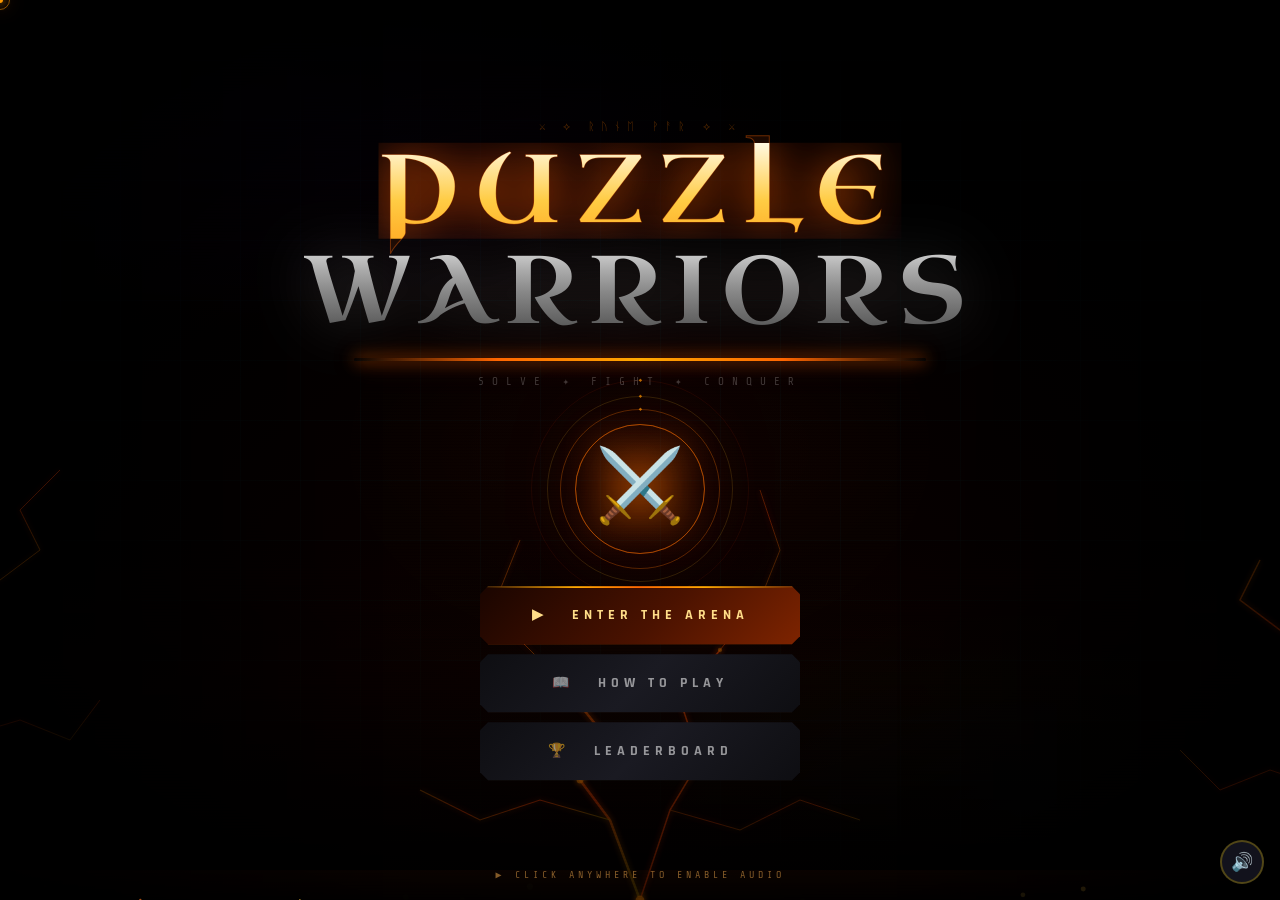
<file: index.html>
<!DOCTYPE html>
<html lang="en">
<head>
<meta charset="UTF-8">
<meta name="viewport" content="width=device-width, initial-scale=1.0">
<title>Puzzle Warriors</title>
<link rel="preconnect" href="https://fonts.googleapis.com">
<link href="https://fonts.googleapis.com/css2?family=Uncial+Antiqua&family=Rajdhani:wght@300;500;700&family=Share+Tech+Mono&display=swap" rel="stylesheet">
<link rel="stylesheet" href="shared/styles.css">
<style>
* { margin: 0; padding: 0; box-sizing: border-box; }
html, body { width: 100%; height: 100%; overflow: hidden; background: #000; font-family: 'Rajdhani', sans-serif; cursor: none; }

/* Custom cursor */
.cursor { position: fixed; width: 20px; height: 20px; pointer-events: none; z-index: 9999; transform: translate(-50%,-50%); }
.cursor-inner { width: 6px; height: 6px; background: #ff9a00; border-radius: 50%; position: absolute; top: 50%; left: 50%; transform: translate(-50%,-50%); box-shadow: 0 0 10px #ff9a00, 0 0 20px #ff6600; }
.cursor-outer { width: 20px; height: 20px; border: 1px solid rgba(255,154,0,.5); border-radius: 50%; position: absolute; top: 0; left: 0; animation: cursorPulse 2s ease infinite; }
@keyframes cursorPulse { 0%,100% { transform: scale(1); opacity: .5 } 50% { transform: scale(1.3); opacity: .2 } }
.cursor.clicking .cursor-inner { transform: translate(-50%,-50%) scale(2); background: #fff; }

/* Background canvas */
#bg-canvas { position: fixed; inset: 0; z-index: 0; }

/* Atmosphere gradient overlays */
.atm-top   { position: fixed; top: 0; left: 0; right: 0; height: 35%; background: linear-gradient(180deg,rgba(0,0,0,.95) 0%,transparent 100%); z-index: 1; pointer-events: none; }
.atm-bot   { position: fixed; bottom: 0; left: 0; right: 0; height: 40%; background: linear-gradient(0deg,rgba(0,0,0,.97) 0%,rgba(10,2,0,.4) 60%,transparent 100%); z-index: 1; pointer-events: none; }
.atm-left  { position: fixed; top: 0; left: 0; bottom: 0; width: 30%; background: linear-gradient(90deg,rgba(0,0,0,.8) 0%,transparent 100%); z-index: 1; pointer-events: none; }
.atm-right { position: fixed; top: 0; right: 0; bottom: 0; width: 30%; background: linear-gradient(270deg,rgba(0,0,0,.8) 0%,transparent 100%); z-index: 1; pointer-events: none; }

/* Molten crack overlay */
.cracks { position: fixed; inset: 0; z-index: 2; pointer-events: none; opacity: .6; }
.cracks svg { width: 100%; height: 100%; }

/* Scanline effect */
.scan { position: fixed; inset: 0; z-index: 3; pointer-events: none; background: repeating-linear-gradient(0deg,transparent,transparent 2px,rgba(0,0,0,.08) 2px,rgba(0,0,0,.08) 3px); animation: scanScroll 8s linear infinite; }
@keyframes scanScroll { from { background-position: 0 0 } to { background-position: 0 100px } }

/* Vignette */
.vig { position: fixed; inset: 0; z-index: 3; pointer-events: none; background: radial-gradient(ellipse 75% 75% at 50% 50%,transparent 30%,rgba(0,0,0,.85) 100%); }

/* Main stage */
.stage { position: relative; z-index: 10; width: 100vw; height: 100vh; display: flex; flex-direction: column; align-items: center; justify-content: center; }

/* Title */
.title-wrap { position: relative; text-align: center; margin-bottom: 8px; }
.rune-row { font-family: 'Share Tech Mono', monospace; font-size: 11px; letter-spacing: 6px; color: rgba(255,120,0,.35); margin-bottom: 10px; opacity: 0; animation: fadeIn .6s ease .2s forwards; }
@keyframes fadeIn { to { opacity: 1; } }

.title-puzzle { font-family: 'Uncial Antiqua', serif; font-size: clamp(38px,7.5vw,96px); letter-spacing: 16px; color: #1a0800; -webkit-text-stroke: 1px rgba(255,100,0,.4); display: block; line-height: 1; opacity: 0; transform: scaleY(1.5) translateY(-30px); animation: titleCrash .7s cubic-bezier(.22,1,.36,1) .4s forwards; }
@keyframes titleCrash { to { opacity: 1; transform: scaleY(1) translateY(0); } }

.title-puzzle-filled { position: absolute; top: 0; left: 0; right: 0; font-family: 'Uncial Antiqua', serif; font-size: clamp(38px,7.5vw,96px); letter-spacing: 16px; background: linear-gradient(180deg,#fff8e0 0%,#ffcc44 20%,#ff8800 50%,#cc4400 75%,#660000 100%); background-size: 100% 300%; -webkit-background-clip: text; -webkit-text-fill-color: transparent; background-clip: text; filter: drop-shadow(0 0 20px rgba(255,100,0,.8)) drop-shadow(0 0 40px rgba(255,50,0,.4)); clip-path: inset(100% 0 0 0); animation: moltenReveal 1.2s cubic-bezier(.22,1,.36,1) .6s forwards, moltenFlow 4s ease infinite 1.8s; line-height: 1; }
@keyframes moltenReveal { to { clip-path: inset(0% 0 0 0); } }
@keyframes moltenFlow { 0%,100% { background-position: 0% 0% } 50% { background-position: 0% 100% } }

.title-warriors { font-family: 'Uncial Antiqua', serif; font-size: clamp(38px,7.5vw,96px); letter-spacing: 10px; background: linear-gradient(180deg,#e8e8e8 0%,#aaaaaa 30%,#888 50%,#444 100%); -webkit-background-clip: text; -webkit-text-fill-color: transparent; background-clip: text; filter: drop-shadow(0 0 30px rgba(255,255,255,.2)); display: block; line-height: 1.1; opacity: 0; transform: translateY(20px); animation: slideUp .8s cubic-bezier(.16,1,.3,1) 1s forwards; }
@keyframes slideUp { to { opacity: 1; transform: translateY(0); } }

/* Decorative fire line under title */
.fire-rule { position: relative; height: 3px; margin: 14px auto 0; width: 0%; border-radius: 2px; background: linear-gradient(90deg,transparent,#ff6600,#ffaa00,#ff6600,transparent); box-shadow: 0 0 15px #ff6600, 0 0 30px rgba(255,80,0,.4); animation: fireRuleExpand .8s ease 1.1s forwards; }
@keyframes fireRuleExpand { to { width: 85%; } }

.tagline { font-family: 'Share Tech Mono', monospace; font-size: 11px; letter-spacing: 8px; color: rgba(255,255,255,.22); margin-top: 14px; opacity: 0; animation: fadeIn .6s ease 1.3s forwards; }

/* Hero emblem */
.hero-zone { position: relative; margin: 28px 0 32px; opacity: 0; transform: scale(.1) rotate(-180deg); animation: heroSpin .9s cubic-bezier(.34,1.56,.64,1) .8s forwards; }
@keyframes heroSpin { to { opacity: 1; transform: scale(1) rotate(0deg); } }
.hero-emblem { width: 130px; height: 130px; position: relative; display: flex; align-items: center; justify-content: center; }
.hero-emoji { font-size: 72px; position: relative; z-index: 2; filter: drop-shadow(0 0 20px rgba(255,120,0,.9)) drop-shadow(0 0 40px rgba(255,50,0,.5)); animation: heroGlow 3s ease-in-out infinite 1.7s; }
@keyframes heroGlow { 0%,100% { filter: drop-shadow(0 0 20px rgba(255,120,0,.9)) drop-shadow(0 0 40px rgba(255,50,0,.5)) } 50% { filter: drop-shadow(0 0 35px rgba(255,200,50,1)) drop-shadow(0 0 70px rgba(255,100,0,.7)) } }

/* Orbit rings around emblem */
.orbit { position: absolute; border-radius: 50%; border: 1px solid; animation: orbitSpin linear infinite; }
.orbit1 { inset: -15px; border-color: rgba(255,120,0,.3); animation-duration: 12s; }
.orbit2 { inset: -28px; border-color: rgba(255,200,50,.15); animation-duration: 20s; animation-direction: reverse; }
.orbit3 { inset: -44px; border-color: rgba(255,80,0,.08); animation-duration: 30s; }
@keyframes orbitSpin { from { transform: rotate(0deg) } to { transform: rotate(360deg) } }
.orbit::before { content: '⬥'; position: absolute; top: -6px; left: 50%; transform: translateX(-50%); font-size: 8px; color: rgba(255,150,0,.7); }

/* Pulse rings */
.pulse-ring { position: absolute; top: 50%; left: 50%; border-radius: 50%; border: 1px solid; transform: translate(-50%,-50%); pointer-events: none; animation: pulseOut 2.5s ease-out infinite; }
.pulse-ring:nth-child(1) { width: 130px; height: 130px; border-color: rgba(255,100,0,.4); }
.pulse-ring:nth-child(2) { width: 130px; height: 130px; border-color: rgba(255,180,0,.25); animation-delay: .8s; }
.pulse-ring:nth-child(3) { width: 130px; height: 130px; border-color: rgba(255,60,0,.15); animation-delay: 1.6s; }
@keyframes pulseOut { 0% { transform: translate(-50%,-50%) scale(1); opacity: .8 } 100% { transform: translate(-50%,-50%) scale(2.8); opacity: 0 } }

/* Buttons */
.btn-row { display: flex; flex-direction: column; gap: 10px; width: min(320px,86vw); opacity: 0; animation: fadeIn .6s ease 1.4s forwards; }
.forge-btn { position: relative; height: 58px; border: none; cursor: pointer; font-family: 'Rajdhani', sans-serif; font-weight: 700; font-size: 14px; letter-spacing: 5px; text-transform: uppercase; overflow: hidden; transition: transform .12s; clip-path: polygon(8px 0%,calc(100% - 8px) 0%,100% 8px,100% calc(100% - 8px),calc(100% - 8px) 100%,8px 100%,0% calc(100% - 8px),0% 8px); }
.forge-btn:hover  { transform: scale(1.04); }
.forge-btn:active { transform: scale(.96); }

.forge-btn.primary { background: linear-gradient(135deg,#1a0500 0%,#4a1200 30%,#8a2800 60%,#4a1200 100%); background-size: 200%; color: #ffdd88; box-shadow: 0 0 0 1px rgba(255,100,0,.5), 0 0 40px rgba(200,50,0,.35), inset 0 1px 0 rgba(255,180,60,.2); animation: btnBgShift 4s ease infinite; }
@keyframes btnBgShift { 0%,100% { background-position: 0% } 50% { background-position: 100% } }
.forge-btn.primary:hover { box-shadow: 0 0 0 1px rgba(255,150,0,.8), 0 0 60px rgba(255,80,0,.5), inset 0 1px 0 rgba(255,220,80,.3); }
.forge-btn.primary::after  { content: ''; position: absolute; top: 0; left: 0; right: 0; height: 2px; background: linear-gradient(90deg,transparent 0%,#ffaa00 30%,#ff6600 50%,#ffaa00 70%,transparent 100%); animation: lavaDrip 3s ease infinite 2s; }
@keyframes lavaDrip { 0% { opacity: 0; transform: scaleX(.3) } 30% { opacity: 1 } 100% { opacity: 0; transform: scaleX(1.2) } }
.forge-btn.primary::before { content: ''; position: absolute; bottom: 0; left: -100%; width: 60%; height: 1px; background: linear-gradient(90deg,transparent,rgba(255,150,0,.8),transparent); animation: emberLine 3s ease-out infinite 1s; }
@keyframes emberLine { to { left: 150%; } }

.forge-btn.silver { background: linear-gradient(135deg,#0e0e12 0%,#1a1a22 50%,#0e0e12 100%); color: rgba(255,255,255,.55); box-shadow: 0 0 0 1px rgba(255,255,255,.12); }
.forge-btn.silver:hover { color: rgba(255,255,255,.9); box-shadow: 0 0 0 1px rgba(255,255,255,.3), 0 0 20px rgba(255,255,255,.08); }
.btn-text { position: relative; z-index: 2; display: flex; align-items: center; justify-content: center; gap: 10px; height: 100%; }

/* Mute hint — shown briefly if autoplay is blocked */
.mute-hint { position: fixed; bottom: 20px; left: 50%; transform: translateX(-50%); z-index: 20; font-family: 'Share Tech Mono', monospace; font-size: 10px; letter-spacing: 4px; color: rgba(255,180,80,.5); pointer-events: none; opacity: 0; transition: opacity .5s; }
.mute-hint.show { opacity: 1; }

/* Ember particle canvas */
.side-embers { position: fixed; inset: 0; z-index: 4; pointer-events: none; }

/* Page transition flash */
.flash { position: fixed; inset: 0; z-index: 999; background: rgba(255,100,0,.2); opacity: 0; pointer-events: none; }
.flash.go { animation: flashFade .5s ease forwards; }
@keyframes flashFade { 0% { opacity: 1 } 100% { opacity: 0 } }

/* Toast notification */
#toast { position: fixed; top: 20px; left: 50%; transform: translateX(-50%); z-index: 9999; background: rgba(10,3,0,.95); border: 1px solid rgba(255,100,0,.4); border-radius: 4px; padding: 10px 24px; font-family: 'Share Tech Mono', monospace; font-size: 11px; letter-spacing: 3px; color: #ffcc88; opacity: 0; transition: opacity .3s; pointer-events: none; clip-path: polygon(6px 0%,calc(100% - 6px) 0%,100% 6px,100% calc(100% - 6px),calc(100% - 6px) 100%,6px 100%,0% calc(100% - 6px),0% 6px); }
#toast.show { opacity: 1; }
</style>
</head>
<body>

<div class="cursor" id="cursor"><div class="cursor-outer"></div><div class="cursor-inner"></div></div>

<canvas id="bg-canvas"></canvas>

<div class="atm-top"></div>
<div class="atm-bot"></div>
<div class="atm-left"></div>
<div class="atm-right"></div>

<div class="cracks">
  <svg viewBox="0 0 1440 900" preserveAspectRatio="xMidYMid slice" xmlns="http://www.w3.org/2000/svg">
    <defs>
      <filter id="glow"><feGaussianBlur stdDeviation="3" result="blur"/><feMerge><feMergeNode in="blur"/><feMergeNode in="SourceGraphic"/></feMerge></filter>
      <linearGradient id="lava" x1="0%" y1="0%" x2="100%" y2="100%">
        <stop offset="0%"   stop-color="#ff8800" stop-opacity="0"><animate attributeName="stop-opacity" values="0;0.9;0" dur="4s" repeatCount="indefinite"/></stop>
        <stop offset="50%"  stop-color="#ff4400" stop-opacity="0.6"><animate attributeName="stop-opacity" values="0.6;1;0.6" dur="3s" repeatCount="indefinite"/></stop>
        <stop offset="100%" stop-color="#ffcc00" stop-opacity="0"><animate attributeName="stop-opacity" values="0;0.8;0" dur="5s" repeatCount="indefinite"/></stop>
      </linearGradient>
    </defs>
    <g filter="url(#glow)" stroke="url(#lava)" stroke-width="1.5" fill="none" opacity="0.7">
      <path d="M720 900 L690 820 L660 780 L680 730 L640 680"><animate attributeName="stroke-width" values="1;2.5;1" dur="3s" repeatCount="indefinite"/></path>
      <path d="M720 900 L750 810 L780 760 L760 700 L800 650"><animate attributeName="stroke-width" values="1;2;1" dur="4s" repeatCount="indefinite" begin="0.5s"/></path>
      <path d="M690 820 L620 800 L560 820 L500 790"><animate attributeName="stroke-width" values="0.5;1.5;0.5" dur="5s" repeatCount="indefinite"/></path>
      <path d="M750 810 L820 830 L880 800 L940 820"><animate attributeName="stroke-width" values="0.5;1.5;0.5" dur="4.5s" repeatCount="indefinite" begin="1s"/></path>
      <path d="M640 680 L600 640 L580 590 L600 540"><animate attributeName="stroke-width" values="0.5;1.5;0.5" dur="6s" repeatCount="indefinite" begin="0.3s"/></path>
      <path d="M800 650 L840 600 L860 550 L840 490"><animate attributeName="stroke-width" values="0.5;1.5;0.5" dur="5.5s" repeatCount="indefinite" begin="0.8s"/></path>
      <path d="M0 600 L80 580 L120 550 L100 510 L140 470"><animate attributeName="stroke-width" values="0.5;1.5;0.5" dur="7s" repeatCount="indefinite"/></path>
      <path d="M0 750 L100 720 L150 740 L180 700"><animate attributeName="stroke-width" values="0.5;2;0.5" dur="6s" repeatCount="indefinite" begin="1.5s"/></path>
      <path d="M1440 650 L1360 630 L1320 600 L1340 560"><animate attributeName="stroke-width" values="0.5;1.5;0.5" dur="7s" repeatCount="indefinite" begin="2s"/></path>
      <path d="M1440 800 L1350 770 L1300 790 L1260 750"><animate attributeName="stroke-width" values="0.5;2;0.5" dur="6s" repeatCount="indefinite" begin="0.7s"/></path>
    </g>
    <g filter="url(#glow)" fill="#ff8800">
      <circle cx="720" cy="900" r="4" opacity="0.8"><animate attributeName="r" values="3;6;3" dur="2s" repeatCount="indefinite"/></circle>
      <circle cx="660" cy="780" r="3" opacity="0.6"><animate attributeName="r" values="2;4;2" dur="3s" repeatCount="indefinite" begin="0.5s"/></circle>
      <circle cx="760" cy="760" r="3" opacity="0.6"><animate attributeName="r" values="2;4;2" dur="2.5s" repeatCount="indefinite" begin="1s"/></circle>
      <circle cx="640" cy="680" r="2" opacity="0.5"><animate attributeName="r" values="1.5;3;1.5" dur="4s" repeatCount="indefinite"/></circle>
      <circle cx="800" cy="650" r="2" opacity="0.5"><animate attributeName="r" values="1.5;3;1.5" dur="3.5s" repeatCount="indefinite" begin="0.8s"/></circle>
    </g>
  </svg>
</div>

<div class="scan"></div>
<div class="vig"></div>
<div class="flash" id="flash"></div>
<div id="toast"></div>
<canvas class="side-embers" id="ember-canvas"></canvas>
<div class="mute-hint" id="mute-hint">▶ CLICK ANYWHERE TO ENABLE AUDIO</div>

<div class="stage">
  <div class="title-wrap">
    <div class="rune-row">⚔ ⟡ ᚱᚢᚾᛖ ᚹᚨᚱ ⟡ ⚔</div>
    <div style="position:relative;display:inline-block;">
      <span class="title-puzzle">PUZZLE</span>
      <span class="title-puzzle-filled">PUZZLE</span>
    </div>
    <span class="title-warriors">WARRIORS</span>
    <div class="fire-rule"></div>
    <div class="tagline">SOLVE ✦ FIGHT ✦ CONQUER</div>
  </div>

  <div class="hero-zone">
    <div class="pulse-ring"></div>
    <div class="pulse-ring"></div>
    <div class="pulse-ring"></div>
    <div class="hero-emblem">
      <div class="orbit orbit1"></div>
      <div class="orbit orbit2"></div>
      <div class="orbit orbit3"></div>
      <span class="hero-emoji">⚔️</span>
    </div>
  </div>

  <div class="btn-row">
    <button class="forge-btn primary" id="btn-enter">
      <div class="btn-text">▶ &nbsp; ENTER THE ARENA</div>
    </button>
    <button class="forge-btn silver" id="btn-howto">
      <div class="btn-text">📖 &nbsp; HOW TO PLAY</div>
    </button>
    <button class="forge-btn silver" id="btn-leaderboard">
      <div class="btn-text">🏆 &nbsp; LEADERBOARD</div>
    </button>
  </div>
</div>

<script src="shared/eventbus.js"></script>
<script src="shared/state.js"></script>
<script src="shared/api.js"></script>
<script src="shared/sfx.js"></script>
<script src="shared/navigation.js"></script>
<script src="shared/auth.js"></script>
<script src="shared/ui.js"></script>
<script src="shared/main.js"></script>

<script>
if (State.isLoggedIn()) window.location.href = 'pages/menu.html';

// ── BGM — try immediately, retry on first interaction if blocked ───
var _bgm = new Audio('shared/battle.mp3');
_bgm.loop   = true;
_bgm.volume = 0.35;

var _bgmStarted = false;
var _hint = document.getElementById('mute-hint');

function _startBgm() {
  if (_bgmStarted) return;
  _bgm.play().then(function() {
    _bgmStarted = true;
    _hint.classList.remove('show');
  }).catch(function() {
    // Autoplay blocked — show hint, wait for gesture
    _hint.classList.add('show');
  });
}

// Try on load
_startBgm();

// Retry on any interaction (covers autoplay-blocked browsers)
function _onGesture() {
  if (_bgmStarted) return;
  _bgm.play().then(function() {
    _bgmStarted = true;
    _hint.classList.remove('show');
    document.removeEventListener('click',     _onGesture);
    document.removeEventListener('keydown',   _onGesture);
    document.removeEventListener('touchstart',_onGesture);
  }).catch(function(){});
}
document.addEventListener('click',      _onGesture);
document.addEventListener('keydown',    _onGesture);
document.addEventListener('touchstart', _onGesture);

// Mute button sync
EventBus.on('sfx:toggle', function(){ _bgm.muted = !_bgm.muted; });

// Stop on navigate away
window.addEventListener('beforeunload', function(){ _bgm.pause(); });

// Button handlers
document.getElementById('btn-enter').addEventListener('click', function() {
  EventBus.emit('sfx:play', { name: 'transition' });
  _bgm.pause();
  document.getElementById('flash').classList.add('go');
  setTimeout(function() {
    window.location.href = State.isLoggedIn() ? 'pages/menu.html' : 'pages/auth.html';
  }, 380);
});

document.getElementById('btn-howto').addEventListener('click', function() {
  window.location.href = 'pages/howto.html';
});

document.getElementById('btn-leaderboard').addEventListener('click', function() {
  window.location.href = 'pages/leaderboard.html';
});

// Custom cursor
(function () {
  var cursor = document.getElementById('cursor');
  document.addEventListener('mousemove',  function(e) { cursor.style.left = e.clientX + 'px'; cursor.style.top = e.clientY + 'px'; });
  document.addEventListener('mousedown',  function() { cursor.classList.add('clicking'); });
  document.addEventListener('mouseup',    function() { cursor.classList.remove('clicking'); });
})();

//  Background canvas — fire particles + lightning 
(function () {
  var canvas = document.getElementById('bg-canvas');
  var ctx    = canvas.getContext('2d');
  var W, H, particles = [], lightnings = [], frame = 0;

  function resize() { W = canvas.width = innerWidth; H = canvas.height = innerHeight; }
  window.addEventListener('resize', resize);
  resize();

  for (var i = 0; i < 150; i++) {
    particles.push({
      x: Math.random() * W, y: H + Math.random() * 200,
      r: Math.random() * 3 + .5,
      vx: (Math.random() - .5) * .4, vy: -(Math.random() * 1.2 + .3),
      life: Math.random(), maxLife: Math.random() * .7 + .3,
      hue: Math.random() * 30 + 10
    });
  }

  function makeLightning(x1, y1, x2, y2, depth) {
    if (depth <= 0) return [{ x: x1, y: y1 }, { x: x2, y: y2 }];
    var mx = (x1 + x2) / 2 + (Math.random() - .5) * (Math.abs(x2 - x1) + Math.abs(y2 - y1)) * .4;
    var my = (y1 + y2) / 2 + (Math.random() - .5) * (Math.abs(x2 - x1) + Math.abs(y2 - y1)) * .4;
    return makeLightning(x1, y1, mx, my, depth - 1).concat(makeLightning(mx, my, x2, y2, depth - 1));
  }

  function spawnLightning() {
    lightnings.push({
      pts:   makeLightning(W * .3 + Math.random() * W * .4, -50, W * .2 + Math.random() * W * .6, H * .6, 6),
      life:  1,
      decay: .08 + Math.random() * .05
    });
    setTimeout(spawnLightning, 3000 + Math.random() * 5000);
  }
  setTimeout(spawnLightning, 2500);

  function draw() {
    ctx.clearRect(0, 0, W, H);
    frame++;

    var bg = ctx.createRadialGradient(W / 2, H, 0, W / 2, H, Math.max(W, H));
    bg.addColorStop(0,  'rgba(80,20,0,.25)');
    bg.addColorStop(.4, 'rgba(40,8,0,.18)');
    bg.addColorStop(1,  'rgba(0,0,0,0)');
    ctx.fillStyle = bg;
    ctx.fillRect(0, 0, W, H);

    var floor = ctx.createLinearGradient(0, H - 2, 0, H + 30);
    floor.addColorStop(0, 'rgba(255,80,0,.6)');
    floor.addColorStop(1, 'rgba(255,40,0,0)');
    ctx.fillStyle = floor;
    ctx.fillRect(0, H - 30, W, 32);

    particles.forEach(function(p) {
      p.life += .012;
      if (p.life > p.maxLife) {
        p.y = H + Math.random() * 50; p.x = Math.random() * W;
        p.life = 0; p.maxLife = Math.random() * .7 + .3;
      }
      var prog  = p.life / p.maxLife;
      var alpha = (prog < .2 ? prog / .2 : prog > .7 ? (1 - prog) / .3 : 1) * .8;
      ctx.beginPath();
      ctx.arc(p.x, p.y, p.r * (1 - prog * .5), 0, Math.PI * 2);
      ctx.fillStyle = 'hsla(' + (p.hue + prog * 20) + ',' + (90 - prog * 30) + '%,' + (70 - prog * 40) + '%,' + alpha + ')';
      ctx.fill();
      p.x += p.vx + Math.sin(frame * .02 + p.y * .01) * .3;
      p.y += p.vy;
    });

    lightnings = lightnings.filter(function(l) {
      l.life -= l.decay;
      if (l.life <= 0) return false;
      var a = l.life * .8;
      ctx.beginPath();
      ctx.moveTo(l.pts[0].x, l.pts[0].y);
      l.pts.forEach(function(pt) { ctx.lineTo(pt.x, pt.y); });
      ctx.strokeStyle = 'rgba(255,180,80,' + (a * .3) + ')'; ctx.lineWidth = 6; ctx.stroke();
      ctx.strokeStyle = 'rgba(255,230,160,' + a + ')';       ctx.lineWidth = 1.5; ctx.stroke();
      ctx.strokeStyle = 'rgba(255,255,255,' + (a * .8) + ')'; ctx.lineWidth = .8; ctx.stroke();
      return true;
    });

    requestAnimationFrame(draw);
  }
  draw();
})();

// ── Ember particle canvas ─────────────────────────────
(function () {
  var canvas = document.getElementById('ember-canvas');
  var ctx    = canvas.getContext('2d');
  var W, H, embers = [], mx = -1, my = -1;

  function resize() { W = canvas.width = innerWidth; H = canvas.height = innerHeight; }
  window.addEventListener('resize', resize);
  resize();

  for (var i = 0; i < 60; i++) {
    embers.push({
      x: Math.random() * W, y: H + Math.random() * H,
      vx: (Math.random() - .5) * .8, vy: -(Math.random() * 1.5 + .5),
      r: Math.random() * 2 + .5, alpha: Math.random(),
      color: Math.random() > .5 ? '255,120,30' : '255,200,60'
    });
  }

  document.addEventListener('mousemove', function(e) { mx = e.clientX; my = e.clientY; });

  function draw() {
    ctx.clearRect(0, 0, W, H);
    embers.forEach(function(e) {
      e.alpha -= .004;
      if (e.alpha <= 0) { e.x = Math.random() * W; e.y = H + 10; e.alpha = .6 + Math.random() * .4; }
      if (mx >= 0) {
        var dx = e.x - mx, dy = e.y - my, d = Math.sqrt(dx * dx + dy * dy);
        if (d < 120) { e.vx += dx / d * .05; e.vy += dy / d * .02; }
      }
      e.x += e.vx; e.y += e.vy; e.vx *= .99;
      ctx.beginPath();
      ctx.arc(e.x, e.y, e.r, 0, Math.PI * 2);
      ctx.fillStyle = 'rgba(' + e.color + ',' + e.alpha + ')';
      ctx.fill();
      if (e.r > 1.2 && e.alpha > .3) {
        ctx.beginPath();
        ctx.moveTo(e.x - e.r * 3, e.y); ctx.lineTo(e.x + e.r * 3, e.y);
        ctx.moveTo(e.x, e.y - e.r * 3); ctx.lineTo(e.x, e.y + e.r * 3);
        ctx.strokeStyle = 'rgba(' + e.color + ',' + (e.alpha * .5) + ')';
        ctx.lineWidth = .5; ctx.stroke();
      }
    });
    requestAnimationFrame(draw);
  }
  draw();
})();
</script>
</body>
</html>
</file>
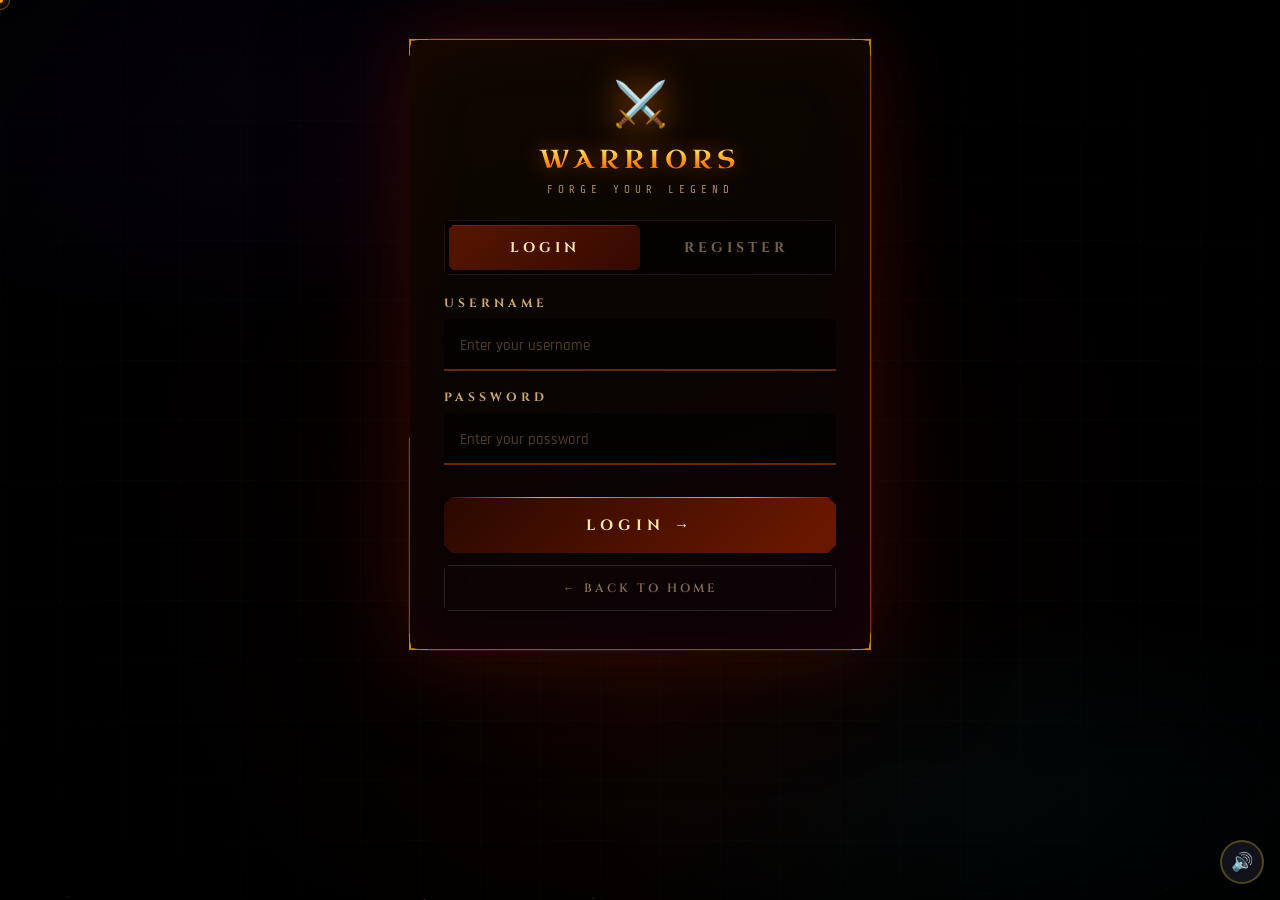
<file: pages/auth.html>
<!DOCTYPE html>
<html lang="en">
<head>
<meta charset="UTF-8">
<meta name="viewport" content="width=device-width, initial-scale=1.0">
<title>Puzzle Warriors — Enter</title>
<link rel="preconnect" href="https://fonts.googleapis.com">
<link href="https://fonts.googleapis.com/css2?family=Uncial+Antiqua&family=Rajdhani:wght@300;500;600;700&family=Share+Tech+Mono&family=Cinzel:wght@600;700&display=swap" rel="stylesheet">
<link rel="stylesheet" href="../shared/styles.css">
<style>
*{margin:0;padding:0;box-sizing:border-box;}
html,body{width:100%;min-height:100%;background:#000;font-family:'Rajdhani',sans-serif;cursor:none;}
html{overflow-y:auto;}body{overflow-x:hidden;}
.cursor{position:fixed;width:20px;height:20px;pointer-events:none;z-index:9999;transform:translate(-50%,-50%);}
.cursor-inner{width:6px;height:6px;background:#ff9a00;border-radius:50%;position:absolute;top:50%;left:50%;transform:translate(-50%,-50%);box-shadow:0 0 10px #ff9a00;}
.cursor-outer{width:20px;height:20px;border:1px solid rgba(255,154,0,.5);border-radius:50%;position:absolute;top:0;left:0;animation:cp 2s ease infinite;}
@keyframes cp{0%,100%{transform:scale(1);opacity:.5}50%{transform:scale(1.3);opacity:.2}}
.cursor.cl .cursor-inner{transform:translate(-50%,-50%) scale(2);background:#fff;}
#bg-canvas{position:fixed;inset:0;z-index:0;}
.vignette{position:fixed;inset:0;z-index:2;pointer-events:none;background:radial-gradient(ellipse 80% 80% at 50% 50%,transparent 25%,rgba(0,0,0,.88) 100%);}
.scan{position:fixed;inset:0;z-index:2;pointer-events:none;background:repeating-linear-gradient(0deg,transparent,transparent 2px,rgba(0,0,0,.07) 2px,rgba(0,0,0,.07) 3px);}
#ember-canvas{position:fixed;inset:0;z-index:3;pointer-events:none;}
.auth-wrap{position:relative;z-index:10;display:flex;align-items:flex-start;justify-content:center;min-height:100vh;padding:40px 20px;overflow-y:auto;}
.panel-outer{position:relative;width:100%;max-width:460px;opacity:0;transform:translateY(50px);animation:panelRise .9s cubic-bezier(.16,1,.3,1) .1s forwards;}
@keyframes panelRise{to{opacity:1;transform:translateY(0);}}
.panel-border{position:absolute;inset:-2px;z-index:0;pointer-events:none;}
.panel-border svg{width:100%;height:100%;}
.panel-body{position:relative;z-index:1;background:linear-gradient(160deg,#100800 0%,#0a0500 40%,#0d0208 100%);border-radius:8px;padding:38px 34px;box-shadow:0 0 80px rgba(100,20,0,.4),0 0 160px rgba(60,10,0,.3),inset 0 0 60px rgba(80,15,0,.15);overflow:visible;}
.crest{text-align:center;margin-bottom:6px;opacity:0;animation:fadeUp .6s ease .5s forwards;}
@keyframes fadeUp{from{opacity:0;transform:translateY(-12px)}to{opacity:1;transform:translateY(0)}}
.crest-icon{font-size:44px;display:block;margin-bottom:8px;filter:drop-shadow(0 0 18px rgba(255,120,0,.9));animation:iconBeat 2.5s ease-in-out infinite 1s;}
@keyframes iconBeat{0%,100%{filter:drop-shadow(0 0 18px rgba(255,120,0,.9));transform:scale(1)}50%{filter:drop-shadow(0 0 35px rgba(255,200,0,1));transform:scale(1.07)}}
.crest-title{font-family:'Uncial Antiqua',serif;font-size:26px;letter-spacing:5px;background:linear-gradient(180deg,#fff8e0 0%,#ffcc44 30%,#ff7700 70%,#aa3300 100%);-webkit-background-clip:text;-webkit-text-fill-color:transparent;background-clip:text;filter:drop-shadow(0 0 10px rgba(255,100,0,.5));}
.crest-sub{font-family:'Share Tech Mono',monospace;font-size:11px;letter-spacing:5px;color:rgba(255,210,120,.65);margin-top:6px;}
.tabs{display:grid;grid-template-columns:1fr 1fr;gap:0;margin:24px 0 20px;background:rgba(0,0,0,.6);border:1px solid rgba(255,80,0,.15);clip-path:polygon(5px 0%,calc(100% - 5px) 0%,100% 5px,100% calc(100% - 5px),calc(100% - 5px) 100%,5px 100%,0% calc(100% - 5px),0% 5px);padding:4px;}
.tab{padding:13px;border:none;font-family:'Cinzel',serif;font-weight:700;font-size:14px;letter-spacing:4px;cursor:pointer;transition:all .2s;background:transparent;color:rgba(255,210,150,.45);text-transform:uppercase;clip-path:polygon(4px 0%,calc(100% - 4px) 0%,100% 4px,100% calc(100% - 4px),calc(100% - 4px) 100%,4px 100%,0% calc(100% - 4px),0% 4px);}
.tab.active{background:linear-gradient(135deg,rgba(120,30,0,.7),rgba(60,10,0,.9));color:#ffe8aa;box-shadow:0 0 20px rgba(200,60,0,.3),inset 0 1px 0 rgba(255,150,50,.15);}
.tab:hover:not(.active){color:rgba(255,220,140,.7);}
.auth-error{display:none;margin-bottom:14px;background:rgba(120,0,0,.25);border:1px solid rgba(255,50,50,.3);padding:10px 14px;font-family:'Share Tech Mono',monospace;font-size:12px;color:#ff9999;clip-path:polygon(4px 0%,calc(100% - 4px) 0%,100% 4px,100% calc(100% - 4px),calc(100% - 4px) 100%,4px 100%,0% calc(100% - 4px),0% 4px);animation:errShake .4s ease;}
@keyframes errShake{0%,100%{transform:translateX(0)}25%{transform:translateX(-8px)}75%{transform:translateX(8px)}}
.field{margin-bottom:18px;opacity:0;animation:fadeUp .5s ease forwards;}
.field:nth-child(1){animation-delay:.62s}.field:nth-child(2){animation-delay:.74s}.field:nth-child(3){animation-delay:.86s}.field:nth-child(4){animation-delay:.96s}.field:nth-child(5){animation-delay:1.06s}.field:nth-child(6){animation-delay:1.14s}
.field label{display:block;margin-bottom:8px;font-family:'Cinzel',serif;font-size:12px;font-weight:700;letter-spacing:4px;color:rgba(255,210,130,.8);text-transform:uppercase;}
.field input{width:100%;height:52px;background:rgba(0,0,0,.6);border:none;border-bottom:2px solid rgba(255,100,0,.4);padding:0 16px;font-family:'Cinzel',serif;font-size:17px;font-weight:700;color:#ffe8c0;outline:none;transition:all .25s;caret-color:#ff9a00;}
.field input::placeholder{font-family:'Rajdhani',sans-serif;font-size:15px;font-weight:500;color:rgba(255,200,120,.3);}
.field input:focus{border-bottom-color:rgba(255,160,0,.9);background:rgba(80,20,0,.3);box-shadow:0 4px 20px rgba(255,80,0,.12),inset 0 -2px 0 rgba(255,140,0,.5);color:#fff8e8;}
.field input.input-error{border-bottom-color:rgba(255,50,50,.9)!important;}
.field input.input-ok{border-bottom-color:rgba(0,200,80,.7)!important;}
.strength-wrap{margin-top:8px;}
.strength-track{height:4px;background:rgba(255,255,255,.07);border-radius:2px;overflow:hidden;}
.strength-bar{height:100%;width:0%;border-radius:2px;transition:width .3s,background .3s,box-shadow .3s;}
.strength-label{font-family:'Share Tech Mono',monospace;font-size:10px;letter-spacing:2px;margin-top:4px;min-height:14px;transition:color .3s;}
.pass-rules{font-family:'Share Tech Mono',monospace;font-size:10px;color:rgba(255,180,80,.4);letter-spacing:1px;margin-top:6px;line-height:1.9;}
.pass-rules span{display:inline-block;margin-right:10px;transition:color .2s;}
.pass-rules span.met{color:#00ffaa;}
.pass-hint{font-family:'Share Tech Mono',monospace;font-size:10px;color:rgba(255,200,120,.45);letter-spacing:1px;}
.country-wrap{position:relative;}
.country-search-box{width:100%;height:52px;background:rgba(0,0,0,.6);border:none;border-bottom:2px solid rgba(255,100,0,.4);padding:0 16px 0 56px;font-family:'Cinzel',serif;font-size:15px;font-weight:700;color:#ffe8c0;outline:none;transition:all .25s;caret-color:#ff9a00;cursor:pointer;}
.country-search-box:focus{border-bottom-color:rgba(255,160,0,.9);background:rgba(80,20,0,.3);}
.country-flag-preview{position:absolute;left:10px;top:50%;transform:translateY(-50%);pointer-events:none;z-index:2;display:flex;align-items:center;width:32px;height:20px;}
.country-dropdown{width:100%;background:#0d0500;border:1px solid rgba(255,100,0,.35);border-top:none;border-radius:0 0 6px 6px;max-height:200px;overflow-y:auto;box-shadow:0 8px 30px rgba(0,0,0,.9);display:none;}
.country-dropdown.open{display:block;}
.country-opt{display:flex;align-items:center;gap:10px;padding:10px 14px;cursor:pointer;font-family:'Rajdhani',sans-serif;font-size:14px;font-weight:600;color:rgba(255,220,160,.8);transition:background .15s;border-bottom:1px solid rgba(255,80,0,.08);}
.country-opt:hover,.country-opt.highlighted{background:rgba(255,80,0,.12);color:#ffe8aa;}
.country-opt .cf{flex-shrink:0;display:flex;align-items:center;justify-content:center;width:32px;height:20px;}
.country-opt .cn{flex:1;}
.country-opt .cc{font-family:'Share Tech Mono',monospace;font-size:10px;color:rgba(255,180,80,.4);}
.country-dropdown::-webkit-scrollbar{width:4px;}.country-dropdown::-webkit-scrollbar-track{background:rgba(0,0,0,.3);}.country-dropdown::-webkit-scrollbar-thumb{background:rgba(255,100,0,.4);border-radius:2px;}
.country-loading{padding:14px;text-align:center;font-family:'Share Tech Mono',monospace;font-size:11px;color:rgba(255,180,80,.5);letter-spacing:2px;animation:loadPulse 1.2s ease infinite;}
@keyframes loadPulse{0%,100%{opacity:.4}50%{opacity:1}}
.btn-submit{width:100%;height:56px;margin-top:14px;border:none;cursor:pointer;font-family:'Cinzel',serif;font-weight:700;font-size:15px;letter-spacing:5px;text-transform:uppercase;position:relative;overflow:hidden;transition:transform .12s,filter .15s;clip-path:polygon(8px 0%,calc(100% - 8px) 0%,100% 8px,100% calc(100% - 8px),calc(100% - 8px) 100%,8px 100%,0% calc(100% - 8px),0% 8px);opacity:0;animation:fadeUp .5s ease .96s forwards;}
.btn-submit:hover{transform:scale(1.02);filter:brightness(1.2);}.btn-submit:active{transform:scale(.97);}
.btn-login-s{background:linear-gradient(135deg,#2a0800,#6a1800,#2a0800);background-size:200%;color:#ffe8aa;box-shadow:0 0 0 1px rgba(200,60,0,.5),0 0 30px rgba(180,40,0,.3);animation:fadeUp .5s ease .96s forwards,bgShift 4s ease infinite;}
@keyframes bgShift{0%,100%{background-position:0%}50%{background-position:100%}}
.btn-register-s{background:linear-gradient(135deg,#001a0a,#004020,#001a0a);background-size:200%;color:#aaffdd;box-shadow:0 0 0 1px rgba(0,150,80,.4),0 0 30px rgba(0,120,60,.2);}
.btn-submit .sweep{position:absolute;top:0;left:-100%;width:50%;height:100%;background:linear-gradient(90deg,transparent,rgba(255,255,255,.15),transparent);animation:swp 3s ease infinite 2.5s;}
@keyframes swp{0%{left:-100%}50%,100%{left:150%}}
.btn-submit::before{content:'';position:absolute;top:0;left:0;right:0;height:1px;background:linear-gradient(90deg,transparent,#ffaa00,#ff6600,#ffaa00,transparent);animation:fireTop 2.5s ease infinite;}
@keyframes fireTop{0%{opacity:0;transform:scaleX(.3)}40%{opacity:1}100%{opacity:0;transform:scaleX(1.2)}}
.btn-back{width:100%;height:46px;margin-top:12px;background:transparent;border:1px solid rgba(255,255,255,.12);font-family:'Cinzel',serif;font-weight:600;font-size:12px;letter-spacing:3px;color:rgba(255,220,160,.5);cursor:pointer;transition:all .2s;text-transform:uppercase;clip-path:polygon(4px 0%,calc(100% - 4px) 0%,100% 4px,100% calc(100% - 4px),calc(100% - 4px) 100%,4px 100%,0% calc(100% - 4px),0% 4px);}
.btn-back:hover{border-color:rgba(255,150,50,.35);color:rgba(255,210,120,.8);}
.fire-border-path{stroke-dasharray:1800;stroke-dashoffset:1800;animation:borderDraw 2s ease .3s forwards;}
@keyframes borderDraw{to{stroke-dashoffset:0;}}
#toast{position:fixed;top:20px;left:50%;transform:translateX(-50%);z-index:9999;background:rgba(10,3,0,.95);border:1px solid rgba(255,100,0,.4);padding:10px 24px;font-family:'Share Tech Mono',monospace;font-size:11px;letter-spacing:3px;color:#ffcc88;opacity:0;transition:opacity .3s;pointer-events:none;clip-path:polygon(6px 0%,calc(100% - 6px) 0%,100% 6px,100% calc(100% - 6px),calc(100% - 6px) 100%,6px 100%,0% calc(100% - 6px),0% 6px);}
#toast.show{opacity:1;}
</style>
</head>
<body>
<div class="cursor" id="cursor"><div class="cursor-outer"></div><div class="cursor-inner"></div></div>
<canvas id="bg-canvas"></canvas>
<div class="vignette"></div><div class="scan"></div>
<canvas id="ember-canvas"></canvas>
<div id="toast"></div>

<div class="auth-wrap">
  <div class="panel-outer">
    <div class="panel-border">
      <svg viewBox="0 0 460 700" preserveAspectRatio="none" xmlns="http://www.w3.org/2000/svg">
        <defs>
          <linearGradient id="fb" x1="0%" y1="0%" x2="100%" y2="100%">
            <stop offset="0%" stop-color="#ff8800"><animate attributeName="stop-color" values="#ff8800;#ffcc00;#ff4400;#ff8800" dur="3s" repeatCount="indefinite"/></stop>
            <stop offset="50%" stop-color="#ff4400"><animate attributeName="stop-color" values="#ff4400;#ff8800;#ffcc00;#ff4400" dur="4s" repeatCount="indefinite"/></stop>
            <stop offset="100%" stop-color="#ffcc00"><animate attributeName="stop-color" values="#ffcc00;#ff4400;#ff8800;#ffcc00" dur="3.5s" repeatCount="indefinite"/></stop>
          </linearGradient>
          <filter id="fireGlow"><feGaussianBlur stdDeviation="3" result="b"/><feMerge><feMergeNode in="b"/><feMergeNode in="SourceGraphic"/></feMerge></filter>
        </defs>
        <path class="fire-border-path" d="M20,2 L440,2 L458,20 L458,680 L440,698 L20,698 L2,680 L2,20 Z" fill="none" stroke="url(#fb)" stroke-width="1.5" filter="url(#fireGlow)" opacity="0.8"/>
        <path d="M2,20 L2,2 L20,2" fill="none" stroke="#ffaa00" stroke-width="2" opacity="0.9"/>
        <path d="M440,2 L458,2 L458,20" fill="none" stroke="#ffaa00" stroke-width="2" opacity="0.9"/>
        <path d="M458,680 L458,698 L440,698" fill="none" stroke="#ffaa00" stroke-width="2" opacity="0.9"/>
        <path d="M20,698 L2,698 L2,680" fill="none" stroke="#ffaa00" stroke-width="2" opacity="0.9"/>
      </svg>
    </div>
    <div class="panel-body">
      <div class="crest">
        <span class="crest-icon">⚔️</span>
        <div class="crest-title">WARRIORS</div>
        <div class="crest-sub">FORGE YOUR LEGEND</div>
      </div>
      <div class="tabs">
        <button class="tab active" id="tab-login" onclick="Auth.switchTab('login')">LOGIN</button>
        <button class="tab" id="tab-register" onclick="Auth.switchTab('register')">REGISTER</button>
      </div>
      <div id="auth-error" class="auth-error"></div>

      <!-- LOGIN FORM -->
      <div id="form-login">
        <div class="field">
          <label>Username</label>
          <input type="text" id="login-user" placeholder="Enter your username" autocomplete="off">
        </div>
        <div class="field">
          <label>Password</label>
          <input type="password" id="login-pass" placeholder="Enter your password">
        </div>
        <button class="btn-submit btn-login-s" onclick="Auth.login()">
          <div class="sweep"></div>
          <span style="position:relative;z-index:1;">LOGIN →</span> 
        </button>
      </div>

      <!-- REGISTER FORM -->
      <div id="form-register" style="display:none">
        <div class="field">
          <label>Username <span class="pass-hint">(3–20 chars, letters/numbers/_)</span></label>
          <input type="text" id="reg-user" placeholder="Choose a username" autocomplete="off">
        </div>
        <div class="field">
          <label>Email</label>
          <input type="email" id="reg-email" placeholder="your@email.com">
        </div>
        <div class="field">
          <label>Password</label>
          <input type="password" id="reg-pass" placeholder="Create a password">
          <div class="strength-wrap">
            <div class="strength-track"><div class="strength-bar" id="pass-strength-bar"></div></div>
            <div class="strength-label" id="pass-strength-label"></div>
          </div>
          <div class="pass-rules">
            <span id="rule-len">✗ 6+ chars</span>
            <span id="rule-upper">✗ Uppercase</span>
            <span id="rule-num">✗ Number</span>
            <span id="rule-special">✗ Symbol</span>
          </div>
        </div>
        <div class="field">
          <label>Confirm Password</label>
          <input type="password" id="reg-confirm" placeholder="Re-enter your password">
        </div>
        <div class="field">
          <label>Country / Region</label>
          <div class="country-wrap" id="country-wrap">
            <span class="country-flag-preview" id="country-flag"></span>
            <input class="country-search-box" id="country-search" placeholder="Search your country..." autocomplete="off" readonly>
            <div class="country-dropdown" id="country-dropdown">
              <div class="country-loading" id="country-loading">LOADING COUNTRIES...</div>
            </div>
          </div>
          <input type="hidden" id="reg-country" value="">
          <input type="hidden" id="reg-country-code" value="">
          <input type="hidden" id="reg-region" value="">
        </div>
        <button class="btn-submit btn-register-s" id="btn-register">
          <div class="sweep"></div>
          <span style="position:relative;z-index:1;">CREATE ACCOUNT →</span>
        </button>
      </div>

      <button class="btn-back" onclick="window.location.href='../index.html'">← BACK TO HOME</button>
    </div>
  </div>
</div>

<script>window.PW_SELF_BGM = true;</script>
<script src="../shared/eventbus.js"></script>
<script src="../shared/state.js"></script>
<script src="../shared/api.js"></script>
<script src="../shared/sfx.js"></script>
<script src="../shared/navigation.js"></script>
<script src="../shared/auth.js"></script>
<script src="../shared/ui.js"></script>
<script src="../shared/main.js"></script>
<script>
if(State.isLoggedIn()) window.location.href='menu.html';
var params=new URLSearchParams(window.location.search);
if(params.get('tab')==='register') Auth.switchTab('register');
document.getElementById('login-pass').addEventListener('keydown',function(e){if(e.key==='Enter')Auth.login();});
document.getElementById('login-user').addEventListener('keydown',function(e){if(e.key==='Enter')Auth.login();});

var cur=document.getElementById('cursor');
document.addEventListener('mousemove',function(e){cur.style.left=e.clientX+'px';cur.style.top=e.clientY+'px';});
document.addEventListener('mousedown',function(){cur.classList.add('cl');});
document.addEventListener('mouseup',function(){cur.classList.remove('cl');});

var _bgm=new Audio('../shared/battle.mp3');
_bgm.loop=true;_bgm.volume=0.35;
_bgm.play().catch(function(){});
window.addEventListener('beforeunload',function(){_bgm.pause();});
EventBus.on('sfx:toggled',function(d){_bgm.muted=!d.enabled;});

// Live password validation
document.getElementById('reg-pass').addEventListener('input',function(){
  var val=this.value;
  Auth.updateStrengthBar(val);
  function setRule(id,met){
    var el=document.getElementById(id);if(!el)return;
    var text=el.textContent.slice(2);
    el.textContent=(met?'✓ ':'✗ ')+text;
    el.classList.toggle('met',met);
  }
  setRule('rule-len',val.length>=6);
  setRule('rule-upper',/[A-Z]/.test(val));
  setRule('rule-num',/[0-9]/.test(val));
  setRule('rule-special',/[^A-Za-z0-9]/.test(val));
  var cf=document.getElementById('reg-confirm');
  if(cf.value){cf.classList.toggle('input-ok',cf.value===val);cf.classList.toggle('input-error',cf.value!==val);}
});
document.getElementById('reg-confirm').addEventListener('input',function(){
  var pass=document.getElementById('reg-pass').value;
  this.classList.toggle('input-ok',this.value===pass&&this.value.length>0);
  this.classList.toggle('input-error',this.value!==pass&&this.value.length>0);
});
document.getElementById('reg-email').addEventListener('blur',function(){
  var ok=/^[^\s@]+@[^\s@]+\.[^\s@]{2,}$/.test(this.value);
  this.classList.toggle('input-ok',ok&&this.value.length>0);
  this.classList.toggle('input-error',!ok&&this.value.length>0);
});

// BG particles
(function(){var C=document.getElementById('bg-canvas'),ctx=C.getContext('2d'),W,H,pts=[],t=0;function resize(){W=C.width=innerWidth;H=C.height=innerHeight;}addEventListener('resize',resize);resize();for(var i=0;i<100;i++)pts.push({x:Math.random()*W,y:H+Math.random()*150,r:Math.random()*2+.4,vx:(Math.random()-.5)*.5,vy:-(Math.random()*1.1+.3),life:Math.random(),max:Math.random()*.6+.3,hue:Math.random()*25+5});function draw(){ctx.clearRect(0,0,W,H);t++;var bg=ctx.createRadialGradient(W/2,H*.8,0,W/2,H*.5,H*.8);bg.addColorStop(0,'rgba(60,15,0,.3)');bg.addColorStop(1,'rgba(0,0,0,0)');ctx.fillStyle=bg;ctx.fillRect(0,0,W,H);pts.forEach(function(p){p.life+=.011;if(p.life>p.max){p.y=H+20;p.x=Math.random()*W;p.life=0;p.max=Math.random()*.6+.3;}var pg=p.life/p.max,a=pg<.2?pg/.2:pg>.7?(1-pg)/.3:1;a*=.7;ctx.beginPath();ctx.arc(p.x,p.y,p.r*(1-pg*.5),0,Math.PI*2);ctx.fillStyle='hsla('+(p.hue+pg*15)+','+(85-pg*25)+'%,'+(65-pg*35)+'%,'+a+')';ctx.fill();p.x+=p.vx+Math.sin(t*.02+p.y*.01)*.3;p.y+=p.vy;});requestAnimationFrame(draw);}draw();})();
(function(){var C=document.getElementById('ember-canvas'),ctx=C.getContext('2d'),W,H,em=[];function resize(){W=C.width=innerWidth;H=C.height=innerHeight;}addEventListener('resize',resize);resize();for(var i=0;i<45;i++)em.push({x:Math.random()*W,y:H+Math.random()*H,vx:(Math.random()-.5)*.7,vy:-(Math.random()*1.2+.4),r:Math.random()*1.8+.4,a:Math.random()*.5+.1,c:Math.random()>.5?'255,120,30':'255,200,60'});function draw(){ctx.clearRect(0,0,W,H);em.forEach(function(e){e.a-=.003;if(e.a<=0){e.x=Math.random()*W;e.y=H+10;e.a=.5+Math.random()*.4;}e.x+=e.vx;e.y+=e.vy;ctx.beginPath();ctx.arc(e.x,e.y,e.r,0,Math.PI*2);ctx.fillStyle='rgba('+e.c+','+e.a+')';ctx.fill();});requestAnimationFrame(draw);}draw();})();

// ================================================
// COUNTRY PICKER
// API 1 (Primary) : restcountries.com/v3.1
// API 2 (Backup)  : countriesnow.space
// API 3 (Last)    : restcountries.com/v2 (older endpoint)
// Zero hardcoded data — 100% live API
// ================================================
var CountryPicker = (function() {
  var allCountries = [], filtered = [], selected = null, highlightIdx = -1, isOpen = false;
  var searchEl = document.getElementById('country-search');
  var dropEl   = document.getElementById('country-dropdown');
  var flagEl   = document.getElementById('country-flag');
  var loadEl   = document.getElementById('country-loading');

  // Convert ISO 2-letter code to flag image
  function codeToFlag(code) {
    if (!code || code.length !== 2) return '';
    var lower = code.toLowerCase();
    return '<img src="https://flagcdn.com/w40/' + lower + '.png" '
         + 'width="28" height="20" '
         + 'style="object-fit:cover;border-radius:3px;vertical-align:middle;display:inline-block;" '
         + 'onerror="this.remove()">';
  }

  function showMsg(msg) {
    if (loadEl) { loadEl.textContent = msg; loadEl.style.display = 'block'; }
  }

  // Country API
  function apiRestV3() {
    return fetch('https://restcountries.com/v3.1/all?fields=name,cca2,region')
      .then(function(r) { if (!r.ok) throw new Error('v3 status ' + r.status); return r.json(); })
      .then(function(data) {
        return data
          .filter(function(c) { return c.cca2 && c.name && c.name.common; })
          .map(function(c) { return { name: c.name.common, code: c.cca2, region: c.region || 'World' }; })
          .sort(function(a, b) { return a.name.localeCompare(b.name); });
      });
  }

  // restcountries.com v2 (older fallback endpoint)
  function apiRestV2() {
    return fetch('https://restcountries.com/v2/all?fields=name,alpha2Code,region')
      .then(function(r) { if (!r.ok) throw new Error('v2 status ' + r.status); return r.json(); })
      .then(function(data) {
        return data
          .filter(function(c) { return c.alpha2Code && c.name; })
          .map(function(c) { return { name: c.name, code: c.alpha2Code, region: c.region || 'World' }; })
          .sort(function(a, b) { return a.name.localeCompare(b.name); });
      });
  }

  //  countriesnow.space (completely different source)
  function apiCountriesNow() {
    return fetch('https://countriesnow.space/api/v0.1/countries/iso')
      .then(function(r) { if (!r.ok) throw new Error('countrynow status ' + r.status); return r.json(); })
      .then(function(json) {
        if (!json.data || !json.data.length) throw new Error('countriesnow: no data');
        return json.data
          .filter(function(c) { return c.Iso2 && c.name; })
          .map(function(c) { return { name: c.name, code: c.Iso2, region: 'World' }; })
          .sort(function(a, b) { return a.name.localeCompare(b.name); });
      });
  }

  // Try all 3 APIs in sequence
  function loadCountries() {
    showMsg('LOADING COUNTRIES...');
    apiRestV3()
      .catch(function(e) {
        console.warn('[Countries] API 1 failed:', e.message);
        showMsg('RETRYING...');
        return apiRestV2();
      })
      .catch(function(e) {
        console.warn('[Countries] API 2 failed:', e.message);
        showMsg('TRYING BACKUP...');
        return apiCountriesNow();
      })
      .then(function(list) {
        allCountries = list;
        if (loadEl) loadEl.style.display = 'none';
        console.log('[Countries] Loaded', list.length, 'countries successfully.');
      })
      .catch(function(e) {
        console.error('[Countries] All APIs failed:', e.message);
        showMsg('⚠ FAILED — CHECK YOUR CONNECTION');
      });
  }

  function renderList(query) {
    query = (query || '').toLowerCase().trim();
    filtered = query
      ? allCountries.filter(function(c) {
          return c.name.toLowerCase().indexOf(query) !== -1
              || c.code.toLowerCase().indexOf(query) !== -1;
        })
      : allCountries;

    var old = dropEl.querySelectorAll('.country-opt');
    for (var i = 0; i < old.length; i++) old[i].remove();
    highlightIdx = -1;

    if (!filtered.length) {
      var none = document.createElement('div');
      none.className = 'country-opt';
      none.style.cssText = 'color:rgba(255,150,80,.4);justify-content:center;';
      none.textContent = 'No countries found';
      dropEl.appendChild(none);
      return;
    }

    var frag = document.createDocumentFragment();
    var limit = Math.min(filtered.length, 100);
    for (var j = 0; j < limit; j++) {
      (function(c, idx) {
        var opt = document.createElement('div');
        opt.className = 'country-opt';
        opt.dataset.idx = idx;
        opt.innerHTML = '<span class="cf">' + codeToFlag(c.code) + '</span>'
                      + '<span class="cn">' + c.name + '</span>'
                      + '<span class="cc">' + c.code + '</span>';
        opt.addEventListener('mousedown', function(e) { e.preventDefault(); selectCountry(c); });
        frag.appendChild(opt);
      })(filtered[j], j);
    }
    dropEl.appendChild(frag);
  }

  function selectCountry(c) {
    selected = c;
    searchEl.value = c.name;
    flagEl.innerHTML = codeToFlag(c.code);
    document.getElementById('reg-country').value = c.name;
    document.getElementById('reg-country-code').value = c.code;
    document.getElementById('reg-region').value = c.region;
    close();
  }

  function open() {
    // If still loading, wait and show spinner
    if (!allCountries.length) {
      dropEl.classList.add('open');
      showMsg('LOADING COUNTRIES...');
      var wait = setInterval(function() {
        if (allCountries.length) {
          clearInterval(wait);
          isOpen = true;
          if (loadEl) loadEl.style.display = 'none';
          searchEl.removeAttribute('readonly');
          renderList('');
          searchEl.focus();
        }
      }, 200);
      return;
    }
    isOpen = true;
    searchEl.removeAttribute('readonly');
    searchEl.value = '';
    flagEl.innerHTML = selected ? codeToFlag(selected.code) : '';
    renderList('');
    dropEl.classList.add('open');
    searchEl.focus();
    setTimeout(function() { dropEl.scrollIntoView({ block: 'nearest', behavior: 'smooth' }); }, 50);
  }

  function close() {
    isOpen = false;
    searchEl.setAttribute('readonly', true);
    searchEl.value = selected ? selected.name : '';
    dropEl.classList.remove('open');
  }

  function highlight(dir) {
    var opts = dropEl.querySelectorAll('.country-opt');
    if (!opts.length) return;
    if (opts[highlightIdx]) opts[highlightIdx].classList.remove('highlighted');
    highlightIdx = Math.max(0, Math.min(opts.length - 1, highlightIdx + dir));
    opts[highlightIdx].classList.add('highlighted');
    opts[highlightIdx].scrollIntoView({ block: 'nearest' });
  }

  searchEl.addEventListener('click', function() { if (!isOpen) open(); });
  searchEl.addEventListener('input', function() { renderList(searchEl.value); });
  searchEl.addEventListener('keydown', function(e) {
    if (e.key === 'ArrowDown') { e.preventDefault(); highlight(1); }
    if (e.key === 'ArrowUp')   { e.preventDefault(); highlight(-1); }
    if (e.key === 'Enter') {
      e.preventDefault();
      var opts = dropEl.querySelectorAll('.country-opt');
      if (highlightIdx >= 0 && opts[highlightIdx]) opts[highlightIdx].dispatchEvent(new MouseEvent('mousedown'));
      else if (filtered[0]) selectCountry(filtered[0]);
    }
    if (e.key === 'Escape') close();
  });
  document.addEventListener('click', function(e) {
    if (isOpen && !document.getElementById('country-wrap').contains(e.target)) close();
  });

  // Start loading immediately when page loads
  loadCountries();

  return { getSelected: function() { return selected; } };
})();

// Register button
document.getElementById('btn-register').addEventListener('click', function(e) {
  e.preventDefault(); e.stopPropagation();
  var country     = document.getElementById('reg-country').value.trim();
  var countryCode = document.getElementById('reg-country-code').value.trim();
  var region      = document.getElementById('reg-region').value.trim();
  if (!country) {
    var s = document.getElementById('country-search');
    s.style.borderBottomColor = 'rgba(255,50,50,.8)';
    s.placeholder = 'Please select your country!';
    setTimeout(function() { s.style.borderBottomColor = ''; s.placeholder = 'Search your country...'; }, 2000);
    return;
  }
  sessionStorage.setItem('pw_reg_country', country);
  sessionStorage.setItem('pw_reg_country_code', countryCode);
  sessionStorage.setItem('pw_reg_region', region);
  Auth.register();
});
</script>
</body>
</html>
</file>
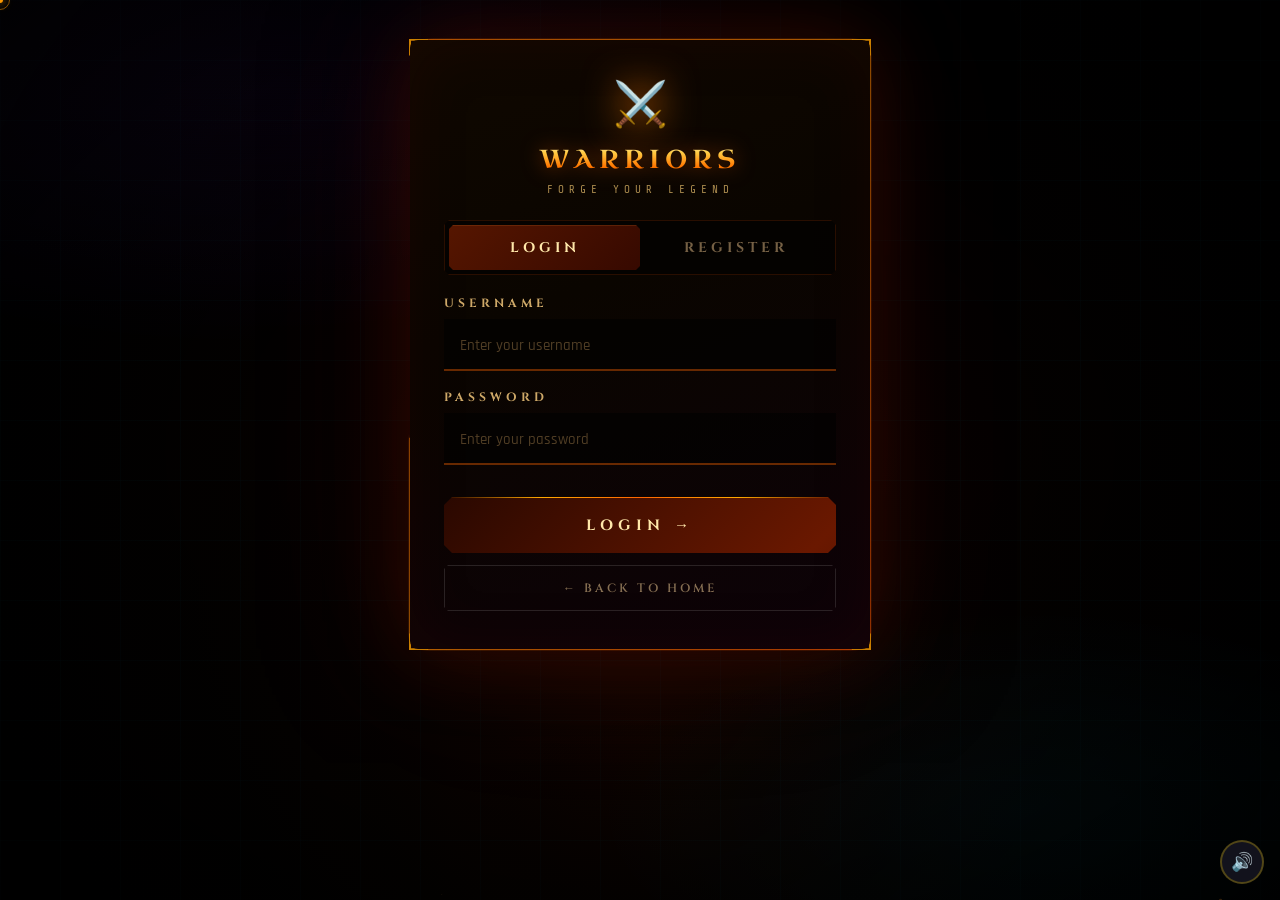
<file: pages/battle.html>
<!DOCTYPE html>
<html lang="en">
<head>
  <meta charset="UTF-8">
  <meta name="viewport" content="width=device-width, initial-scale=1.0">
  <title>Puzzle Warriors — Battle</title>
  <link rel="preconnect" href="https://fonts.googleapis.com">
  <link href="https://fonts.googleapis.com/css2?family=Uncial+Antiqua&family=Rajdhani:wght@500;600;700&family=Orbitron:wght@700;900&family=Share+Tech+Mono&display=swap" rel="stylesheet">
  <link rel="stylesheet" href="../shared/styles.css">
  <style>
    :root{--pl-col:#00aaff;--en-col:#4488ff;--gold:#ffd60a;--bg:#06030a;}
    *{box-sizing:border-box;margin:0;padding:0;}
    html,body{background:var(--bg);font-family:'Rajdhani',sans-serif;overflow:hidden;height:100vh;width:100vw;cursor:none;}

    /* ── CURSOR ── */
    .cursor{position:fixed;width:20px;height:20px;pointer-events:none;z-index:9999;transform:translate(-50%,-50%);}
    .cursor-inner{width:6px;height:6px;background:#00aaff;border-radius:50%;position:absolute;top:50%;left:50%;transform:translate(-50%,-50%);box-shadow:0 0 10px #00aaff,0 0 20px #0066ff;}
    .cursor-outer{width:20px;height:20px;border:1px solid rgba(255,154,0,.5);border-radius:50%;position:absolute;top:0;left:0;animation:cp 2s ease infinite;}
    @keyframes cp{0%,100%{transform:scale(1);opacity:.5}50%{transform:scale(1.4);opacity:.2}}
    .cursor.cl .cursor-inner{transform:translate(-50%,-50%) scale(2);background:#fff;}

    /* ── BG ── */
    #bg-canvas{position:fixed;inset:0;z-index:0;pointer-events:none;}
    .battle-bg{position:fixed;inset:0;z-index:0;
      background:
        radial-gradient(ellipse 70% 50% at 15% 65%,rgba(0,100,255,.08) 0%,transparent 60%),
        radial-gradient(ellipse 70% 50% at 85% 35%,rgba(0,60,200,.07) 0%,transparent 60%),
        radial-gradient(ellipse 80% 60% at 50% 100%,rgba(0,20,100,.18) 0%,transparent 70%),
        #06030a;}
    .battle-grid{position:fixed;inset:0;z-index:0;
      background-image:linear-gradient(rgba(255,80,0,.025) 1px,transparent 1px),linear-gradient(90deg,rgba(255,80,0,.025) 1px,transparent 1px);
      background-size:55px 55px;}
    .vignette{position:fixed;inset:0;z-index:1;pointer-events:none;background:radial-gradient(ellipse 80% 80% at 50% 50%,transparent 25%,rgba(0,0,0,.75) 100%);}
    .scan{position:fixed;inset:0;z-index:1;pointer-events:none;background:repeating-linear-gradient(0deg,transparent,transparent 2px,rgba(0,0,0,.06) 2px,rgba(0,0,0,.06) 3px);}

    /* ── WRAPPER ── */
    #screen-battle{position:relative;z-index:2;display:grid;grid-template-rows:auto 1fr auto;height:100vh;width:100vw;}

    /* ══════════════ TOP HUD ══════════════ */
    .battle-hud{
      display:grid;grid-template-columns:1fr auto 1fr;align-items:center;gap:16px;
      padding:12px 22px 10px;
      background:rgba(6,3,10,.88);
      border-bottom:1px solid rgba(255,100,0,.18);
      backdrop-filter:blur(16px);
      position:relative;
    }
    .battle-hud::after{content:'';position:absolute;bottom:0;left:0;right:0;height:1px;background:linear-gradient(90deg,transparent,rgba(255,100,0,.4),rgba(255,200,0,.6),rgba(255,100,0,.4),transparent);}

    .hud-side{display:flex;flex-direction:column;gap:5px;}
    .hud-side.enemy{align-items:flex-end;}

    .hud-name{font-family:'Orbitron',monospace;font-size:10px;font-weight:700;letter-spacing:3px;text-transform:uppercase;}
    .hud-side:not(.enemy) .hud-name{color:var(--pl-col);}
    .hud-side.enemy .hud-name{color:var(--en-col);}

    .hud-hp-row{display:flex;align-items:center;gap:10px;}
    .hud-side.enemy .hud-hp-row{flex-direction:row-reverse;}

    .hud-hp-track{
      width:240px;height:7px;background:rgba(255,255,255,.07);overflow:hidden;
      clip-path:polygon(3px 0%,calc(100% - 3px) 0%,100% 3px,100% calc(100% - 3px),calc(100% - 3px) 100%,3px 100%,0% calc(100% - 3px),0% 3px);
    }
    .hud-hp-fill{height:100%;transition:width .4s cubic-bezier(.4,0,.2,1);}
    .hud-side:not(.enemy) .hud-hp-fill{background:linear-gradient(90deg,#0055cc,var(--pl-col));box-shadow:0 0 10px rgba(0,150,255,.5);}
    .hud-side.enemy .hud-hp-fill{background:linear-gradient(90deg,var(--en-col),#6699ff);box-shadow:0 0 10px rgba(68,136,255,.5);}

    .hud-hp-text{font-family:'Share Tech Mono',monospace;font-size:12px;white-space:nowrap;}
    .hud-side:not(.enemy) .hud-hp-text{color:var(--pl-col);}
    .hud-side.enemy .hud-hp-text{color:var(--en-col);}

    .hud-center{display:flex;flex-direction:column;align-items:center;gap:3px;}
    .hud-vs{font-family:'Uncial Antiqua',serif;font-size:14px;color:rgba(255,150,0,.4);letter-spacing:4px;}
    .hud-round{font-family:'Share Tech Mono',monospace;font-size:9px;color:rgba(255,255,255,.2);}

    /* ══════════════ ARENA ══════════════ */
    .battle-main{display:grid;grid-template-columns:1fr 420px 1fr;align-items:center;padding:0 16px;gap:0;min-height:0;}

    .fighter-col{display:flex;flex-direction:column;align-items:center;justify-content:center;gap:10px;}

    .fighter-sprite-wrap{position:relative;width:155px;height:155px;display:flex;align-items:center;justify-content:center;}

    /* Forge glow ring */
    .fighter-ring{position:absolute;inset:0;border-radius:50%;
      clip-path:polygon(15% 0%,85% 0%,100% 15%,100% 85%,85% 100%,15% 100%,0% 85%,0% 15%);}
    .fighter-col.player .fighter-ring{
      background:radial-gradient(circle,rgba(0,150,255,.18) 0%,transparent 70%);
      box-shadow:0 0 45px rgba(255,120,0,.35),inset 0 0 30px rgba(255,80,0,.12);
      border:1px solid rgba(255,150,0,.25);border-radius:50%;}
    .fighter-col.enemy .fighter-ring{
      background:radial-gradient(circle,rgba(68,136,255,.18) 0%,transparent 70%);
      box-shadow:0 0 45px rgba(0,100,255,.35),inset 0 0 30px rgba(255,44,85,.12);
      border:1px solid rgba(0,100,255,.25);border-radius:50%;}

    /* Animated ring pulse */
    .fighter-col.player .fighter-ring{animation:pRingPulse 3s ease-in-out infinite;}
    .fighter-col.enemy  .fighter-ring{animation:eRingPulse 3.3s ease-in-out infinite;}
    @keyframes pRingPulse{0%,100%{box-shadow:0 0 35px rgba(255,120,0,.3)}50%{box-shadow:0 0 60px rgba(255,150,0,.55)}}
    @keyframes eRingPulse{0%,100%{box-shadow:0 0 35px rgba(0,100,255,.3)}50%{box-shadow:0 0 60px rgba(255,44,85,.55)}}

    .fighter-sprite{font-size:96px;line-height:1;z-index:1;filter:drop-shadow(0 0 18px rgba(255,255,255,.18));transition:transform .15s;}
    .fighter-label{font-family:'Orbitron',monospace;font-size:8px;letter-spacing:4px;text-transform:uppercase;}
    .fighter-col.player .fighter-label{color:rgba(0,150,255,.5);}
    .fighter-col.enemy  .fighter-label{color:rgba(68,136,255,.5);}

    .dmg-float{position:absolute;top:-20px;font-family:'Orbitron',monospace;font-size:22px;font-weight:900;pointer-events:none;opacity:0;}
    .dmg-float.show{animation:dmgPop .9s forwards;}
    @keyframes dmgPop{0%{opacity:1;transform:translateY(0) scale(1.2)}60%{opacity:1;transform:translateY(-50px) scale(1)}100%{opacity:0;transform:translateY(-72px) scale(.8)}}

    .fighter-sprite.hurt{animation:hurtShake .35s ease;}
    @keyframes hurtShake{0%,100%{transform:translateX(0) rotate(0deg)}20%{transform:translateX(-12px) rotate(-4deg)}50%{transform:translateX(10px) rotate(3deg) scale(.92);filter:brightness(3) saturate(0)}75%{transform:translateX(-6px) rotate(-2deg)}}
    .fighter-sprite.attacking{animation:attackLunge .35s ease;}
    @keyframes attackLunge{0%,100%{transform:translateX(0) scale(1)}40%{transform:translateX(32px) scale(1.15);filter:brightness(1.5)}}
    .fighter-col.enemy .fighter-sprite.attacking{animation:attackLungeE .35s ease;}
    @keyframes attackLungeE{0%,100%{transform:translateX(0) scale(1)}40%{transform:translateX(-32px) scale(1.15);filter:brightness(1.5)}}

    /* ── Puzzle panel ── */
    .puzzle-panel{display:flex;flex-direction:column;align-items:center;gap:9px;}

    .battle-log{
      font-family:'Rajdhani',sans-serif;font-size:14px;font-weight:700;letter-spacing:2px;
      color:var(--gold);text-transform:uppercase;text-align:center;min-height:22px;
      text-shadow:0 0 14px rgba(255,214,10,.7);opacity:0;transition:opacity .2s;
    }
    .battle-log.show{opacity:1;}

    /* Puzzle image frame — forge border */
    .puzzle-img-frame{
      position:relative;width:370px;height:215px;
      background:rgba(0,0,0,.6);overflow:hidden;
      clip-path:polygon(10px 0%,calc(100% - 10px) 0%,100% 10px,100% calc(100% - 10px),calc(100% - 10px) 100%,10px 100%,0% calc(100% - 10px),0% 10px);
      border:1px solid rgba(255,100,0,.25);
      box-shadow:0 0 40px rgba(150,30,0,.3),0 0 0 1px rgba(255,100,0,.1),inset 0 0 30px rgba(50,5,0,.3);
    }
    .puzzle-img-frame::before{content:'';position:absolute;inset:0;background:linear-gradient(135deg,rgba(180,50,0,.1) 0%,transparent 50%,rgba(100,20,0,.08) 100%);z-index:1;pointer-events:none;}
    /* Animated top accent */
    .puzzle-img-frame::after{content:'';position:absolute;top:0;left:0;right:0;height:2px;background:linear-gradient(90deg,transparent,#ff8800,#ffcc00,#ff8800,transparent);animation:pzGlow 2s ease-in-out infinite;}
    @keyframes pzGlow{0%,100%{opacity:.5}50%{opacity:1}}

    /* Corner accent ticks */
    .pz-corner{position:absolute;width:14px;height:14px;border-color:rgba(255,150,50,.4);border-style:solid;z-index:2;}
    .pz-corner.tl{top:4px;left:4px;border-width:2px 0 0 2px;}
    .pz-corner.tr{top:4px;right:4px;border-width:2px 2px 0 0;}
    .pz-corner.bl{bottom:4px;left:4px;border-width:0 0 2px 2px;}
    .pz-corner.br{bottom:4px;right:4px;border-width:0 2px 2px 0;}

    #puzzle-img{width:100%;height:100%;object-fit:contain;display:none;}
    #puzzle-loading{position:absolute;inset:0;display:flex;align-items:center;justify-content:center;font-family:'Share Tech Mono',monospace;font-size:12px;letter-spacing:3px;color:rgba(255,200,100,.3);animation:ldPulse 1.4s ease-in-out infinite;z-index:1;}
    @keyframes ldPulse{0%,100%{opacity:.3}50%{opacity:.8}}
    .puzzle-hint{font-family:'Share Tech Mono',monospace;font-size:8px;letter-spacing:3px;color:rgba(255,200,100,.25);text-align:center;}
    #api-error{font-size:10px;color:#4488ff;text-align:center;display:none;font-family:'Share Tech Mono',monospace;}

    /* ══════════════ BOTTOM ══════════════ */
    .battle-bottom{
      background:rgba(6,3,10,.92);
      border-top:1px solid rgba(255,100,0,.18);
      backdrop-filter:blur(16px);
      padding:9px 18px 12px;
      display:flex;flex-direction:column;gap:9px;
      position:relative;
    }
    .battle-bottom::before{content:'';position:absolute;top:0;left:0;right:0;height:1px;background:linear-gradient(90deg,transparent,rgba(255,100,0,.4),rgba(255,200,0,.5),rgba(255,100,0,.4),transparent);}

    /* Timer row */
    .timer-row{display:flex;align-items:center;justify-content:space-between;}

    .action-badge{font-family:'Orbitron',monospace;font-size:9px;font-weight:700;letter-spacing:2px;padding:5px 14px;text-transform:uppercase;white-space:nowrap;
      clip-path:polygon(4px 0%,calc(100% - 4px) 0%,100% 4px,100% calc(100% - 4px),calc(100% - 4px) 100%,4px 100%,0% calc(100% - 4px),0% 4px);}
    .action-badge.attack{background:rgba(0,100,255,.15);color:#4488ff;border:1px solid rgba(0,100,255,.3);}
    .action-badge.defend{background:rgba(0,150,255,.12);color:#00aaff;border:1px solid rgba(0,150,255,.3);}

    /* Circular timer */
    .timer-circle-wrap{position:relative;width:62px;height:62px;}
    .timer-svg{width:62px;height:62px;transform:rotate(-90deg);}
    .timer-svg-track{fill:none;stroke:rgba(255,255,255,.07);stroke-width:5;}
    .timer-svg-fill{fill:none;stroke:#ffd60a;stroke-width:5;stroke-linecap:round;stroke-dasharray:163;stroke-dashoffset:0;transition:stroke-dashoffset 1s linear,stroke .3s;filter:drop-shadow(0 0 5px rgba(255,214,10,.8));}
    .timer-svg-fill.danger{stroke:#ff2244;filter:drop-shadow(0 0 8px rgba(255,34,68,1));animation:timerPanic .3s infinite alternate;}
    @keyframes timerPanic{from{opacity:1}to{opacity:.5}}
    .timer-num{position:absolute;inset:0;display:flex;align-items:center;justify-content:center;font-family:'Orbitron',monospace;font-size:19px;font-weight:900;color:var(--gold);}
    .timer-num.warning{color:#4488ff;}
    .timer-spacer{width:90px;}

    /* Digit grid */
    .digits-grid{display:grid;grid-template-columns:repeat(10,1fr);gap:5px;}
    .digit-btn{
      height:50px;background:rgba(255,255,255,.04);border:1px solid rgba(255,100,0,.18);
      color:#ffcc88;font-family:'Orbitron',monospace;font-size:17px;font-weight:700;
      cursor:pointer;transition:all .12s;position:relative;overflow:hidden;
      clip-path:polygon(4px 0%,calc(100% - 4px) 0%,100% 4px,100% calc(100% - 4px),calc(100% - 4px) 100%,4px 100%,0% calc(100% - 4px),0% 4px);
    }
    .digit-btn::before{content:'';position:absolute;inset:0;background:linear-gradient(135deg,rgba(255,150,0,.06) 0%,transparent 50%);opacity:0;transition:opacity .15s;}
    .digit-btn:hover:not(:disabled){background:rgba(255,120,0,.12);border-color:rgba(255,150,0,.4);transform:translateY(-3px);box-shadow:0 6px 20px rgba(150,40,0,.3);}
    .digit-btn:hover:not(:disabled)::before{opacity:1;}
    .digit-btn:active:not(:disabled){transform:translateY(0) scale(.96);}
    .digit-btn:disabled{opacity:.3;cursor:default;}
    .digit-btn.correct{background:rgba(0,255,100,.18)!important;border-color:#00ff64!important;color:#00ff64!important;box-shadow:0 0 20px rgba(0,255,100,.35)!important;transform:scale(1.08);}
    .digit-btn.wrong{background:rgba(68,136,255,.18)!important;border-color:#4488ff!important;color:#4488ff!important;box-shadow:0 0 20px rgba(0,100,255,.35)!important;animation:wrongShake .3s ease;}
    @keyframes wrongShake{0%,100%{transform:translateX(0)}25%{transform:translateX(-4px)}75%{transform:translateX(4px)}}

    /* Action buttons */
    .action-row{display:flex;justify-content:center;gap:14px;}
    .action-col{display:flex;flex-direction:column;align-items:center;gap:3px;width:200px;}
    .act-btn{
      height:44px;border:none;font-family:'Orbitron',monospace;font-size:11px;font-weight:700;letter-spacing:2px;text-transform:uppercase;
      cursor:pointer;display:flex;align-items:center;justify-content:center;gap:8px;
      transition:all .15s;position:relative;overflow:hidden;
      clip-path:polygon(6px 0%,calc(100% - 6px) 0%,100% 6px,100% calc(100% - 6px),calc(100% - 6px) 100%,6px 100%,0% calc(100% - 6px),0% 6px);
      width:100%;
    }
    .act-btn::after{content:'';position:absolute;bottom:0;left:0;right:0;height:1px;}
    .act-btn.atk{background:rgba(0,100,255,.1);color:#4488ff;border:1px solid rgba(0,100,255,.3);}
    .act-btn.atk::after{background:linear-gradient(90deg,transparent,#4488ff,transparent);}
    .act-btn.atk:hover{background:rgba(0,100,255,.2);border-color:#4488ff;box-shadow:0 0 20px rgba(0,100,255,.25);}
    .act-btn.atk.active{background:rgba(0,100,255,.22);border-color:#4488ff;box-shadow:0 0 25px rgba(0,100,255,.35);}
    .act-btn.def{background:rgba(0,150,255,.08);color:#00aaff;border:1px solid rgba(0,150,255,.25);}
    .act-btn.def::after{background:linear-gradient(90deg,transparent,#00aaff,transparent);}
    .act-btn.def:hover{background:rgba(0,150,255,.18);border-color:#00aaff;box-shadow:0 0 20px rgba(0,150,255,.2);}
    .act-btn.def.active{background:rgba(0,150,255,.2);border-color:#00aaff;box-shadow:0 0 25px rgba(0,150,255,.3);}

    /* ── Power-up bar ── */
    .powerup-bar{display:flex;justify-content:center;gap:10px;margin-top:4px;}
    .pu-btn{
      display:flex;flex-direction:column;align-items:center;gap:2px;
      padding:6px 12px;border-radius:10px;cursor:pointer;
      border:1px solid rgba(255,255,255,0.12);
      background:rgba(255,255,255,0.04);
      font-family:'Orbitron',monospace;font-size:9px;letter-spacing:1px;
      color:rgba(255,255,255,0.6);transition:all 0.15s;position:relative;
      min-width:68px;
    }
    .pu-btn .pu-icon{font-size:20px;line-height:1;}
    .pu-btn .pu-name{font-size:7px;letter-spacing:1px;color:rgba(255,255,255,0.4);}
    .pu-btn .pu-count{
      position:absolute;top:-6px;right:-6px;
      background:#ffd60a;color:#000;
      border-radius:50%;width:18px;height:18px;
      display:flex;align-items:center;justify-content:center;
      font-size:10px;font-weight:900;font-family:'Orbitron',monospace;
    }
    .pu-btn:hover:not(:disabled){background:rgba(255,255,255,0.1);border-color:rgba(255,255,255,0.3);transform:translateY(-2px);}
    .pu-btn:disabled{opacity:0.25;cursor:not-allowed;}
    .pu-btn.pu-shield{border-color:rgba(0,212,255,0.3);color:#00d4ff;}
    .pu-btn.pu-shield:hover:not(:disabled){background:rgba(0,212,255,0.12);box-shadow:0 0 16px rgba(0,212,255,0.3);}
    .pu-btn.pu-rage{border-color:rgba(255,80,0,0.35);color:#ff6020;}
    .pu-btn.pu-rage:hover:not(:disabled){background:rgba(255,80,0,0.12);box-shadow:0 0 16px rgba(255,80,0,0.3);}
    .pu-btn.pu-heal{border-color:rgba(0,255,100,0.3);color:#00ff64;}
    .pu-btn.pu-heal:hover:not(:disabled){background:rgba(0,255,100,0.1);box-shadow:0 0 16px rgba(0,255,100,0.25);}
    .pu-btn.pu-freeze{border-color:rgba(100,200,255,0.35);color:#64c8ff;}
    .pu-btn.pu-freeze:hover:not(:disabled){background:rgba(100,200,255,0.1);box-shadow:0 0 16px rgba(100,200,255,0.3);}
    .pu-btn.active-glow{animation:puGlow 0.6s ease infinite alternate;}
    @keyframes puGlow{from{box-shadow:0 0 8px currentColor;}to{box-shadow:0 0 22px currentColor,0 0 40px currentColor;}}
    .act-hint{font-family:'Rajdhani',sans-serif;font-size:10px;letter-spacing:1px;color:rgba(255,255,255,.22);text-align:center;}

    #toast{position:fixed;top:68px;left:50%;transform:translateX(-50%);z-index:9999;
      background:rgba(6,3,10,.94);border:1px solid rgba(255,100,0,.35);padding:9px 22px;
      font-family:'Rajdhani',sans-serif;font-size:14px;font-weight:600;letter-spacing:1px;color:#ffcc88;
      backdrop-filter:blur(12px);opacity:0;pointer-events:none;transition:opacity .3s;
      clip-path:polygon(6px 0%,calc(100% - 6px) 0%,100% 6px,100% calc(100% - 6px),calc(100% - 6px) 100%,6px 100%,0% calc(100% - 6px),0% 6px);}
    #toast.show{opacity:1;}
  </style>
</head>
<body>

<div class="cursor" id="cursor"><div class="cursor-outer"></div><div class="cursor-inner"></div></div>
<canvas id="bg-canvas"></canvas>
<div class="battle-bg"></div>
<div class="battle-grid"></div>
<div class="vignette"></div>
<div class="scan"></div>
<div id="toast"></div>

<div id="screen-battle">

  <!-- TOP HUD -->
  <div class="battle-hud">
    <div class="hud-side">
      <div class="hud-name">⚔ <span id="battle-player-name">PLAYER</span></div>
      <div class="hud-hp-row">
        <div class="hud-hp-track"><div class="hud-hp-fill" id="player-hp-bar" style="width:100%"></div></div>
        <div class="hud-hp-text"><span id="player-hp-num">25</span> / 25 HP</div>
      </div>
    </div>
    <div class="hud-center">
      <div class="hud-vs">⚔ VS ⚔</div>
      <div class="hud-round" id="hud-round">ROUND 1</div>
    </div>
    <div class="hud-side enemy">
      <div class="hud-name"><span id="battle-enemy-name">DARK MAGE</span> 👹</div>
      <div class="hud-hp-row">
        <div class="hud-hp-track"><div class="hud-hp-fill" id="enemy-hp-bar" style="width:100%"></div></div>
        <div class="hud-hp-text"><span id="enemy-hp-num">25</span> / 25 HP</div>
      </div>
    </div>
  </div>

  <!-- ARENA -->
  <div class="battle-main">
    <div class="fighter-col player">
      <div class="fighter-sprite-wrap">
        <div class="fighter-ring"></div>
        <div class="fighter-sprite" id="player-sprite">🧙</div>
        <div class="dmg-float" id="player-dmg" style="color:#4488ff">-5</div>
      </div>
      <div class="fighter-label">YOU</div>
    </div>

    <div class="puzzle-panel">
      <div class="battle-log" id="battle-log">⚔ BATTLE START!</div>
      <div class="puzzle-img-frame">
        <div class="pz-corner tl"></div><div class="pz-corner tr"></div>
        <div class="pz-corner bl"></div><div class="pz-corner br"></div>
        <div id="puzzle-loading">⚔ LOADING PUZZLE...</div>
        <img id="puzzle-img" alt="Heart puzzle">
      </div>
      <div class="puzzle-hint">❤ FIND THE MISSING NUMBER IN THE HEART PATTERN</div>
      <div id="api-error"></div>
    </div>

    <div class="fighter-col enemy">
      <div class="fighter-sprite-wrap">
        <div class="fighter-ring"></div>
        <div class="fighter-sprite" id="enemy-sprite">👹</div>
        <div class="dmg-float" id="enemy-dmg" style="color:#4488ff">-5</div>
      </div>
      <div class="fighter-label">ENEMY</div>
    </div>
  </div>

  <!-- BOTTOM -->
  <div class="battle-bottom">
    <div class="timer-row">
      <div class="action-badge attack" id="action-badge">⚔ ATTACK</div>
      <div class="timer-circle-wrap">
        <svg class="timer-svg" viewBox="0 0 64 64">
          <circle class="timer-svg-track" cx="32" cy="32" r="26"/>
          <circle class="timer-svg-fill" id="timer-bar" cx="32" cy="32" r="26"/>
        </svg>
        <div class="timer-num" id="timer-num">20</div>
      </div>
      <div class="timer-spacer"></div>
    </div>
    <div class="digits-grid" id="puzzle-options"></div>

    <!-- ── Power-up bar ── -->
    <div class="powerup-bar" id="powerup-bar">
      <button class="pu-btn pu-shield" id="pu-shield" onclick="EventBus.emit('battle:usePowerup',{type:'shield'})" disabled>
        <span class="pu-icon">🛡</span>
        <span class="pu-name">SHIELD</span>
        <span class="pu-count" id="pu-count-shield">0</span>
      </button>
      <button class="pu-btn pu-rage" id="pu-rage" onclick="EventBus.emit('battle:usePowerup',{type:'rage'})" disabled>
        <span class="pu-icon">🔥</span>
        <span class="pu-name">FURY</span>
        <span class="pu-count" id="pu-count-rage">0</span>
      </button>
      <button class="pu-btn pu-heal" id="pu-heal" onclick="EventBus.emit('battle:usePowerup',{type:'heal'})" disabled>
        <span class="pu-icon">💚</span>
        <span class="pu-name">HEAL</span>
        <span class="pu-count" id="pu-count-heal">0</span>
      </button>
      <button class="pu-btn pu-freeze" id="pu-freeze" onclick="EventBus.emit('battle:usePowerup',{type:'freeze'})" disabled>
        <span class="pu-icon">❄️</span>
        <span class="pu-name">FREEZE</span>
        <span class="pu-count" id="pu-count-freeze">0</span>
      </button>
    </div>

    <div class="action-row">
      <div class="action-col">
        <button class="act-btn atk active" id="btn-attack" onclick="EventBus.emit('battle:doSetAction',{action:'attack'})">⚔ &nbsp;ATTACK</button>
        <div class="act-hint">Solve → deal damage</div>
      </div>
      <div class="action-col">
        <button class="act-btn def" id="btn-defend" onclick="EventBus.emit('battle:doSetAction',{action:'defend'})">🛡 &nbsp;DEFEND</button>
        <div class="act-hint">Solve → block damage</div>
      </div>
    </div>
  </div>

</div>

<script src="../shared/eventbus.js"></script>
<script src="../shared/state.js"></script>
<script src="../shared/api.js"></script>
<script src="../shared/sfx.js"></script>
<script src="../shared/navigation.js"></script>
<script src="../shared/auth.js"></script>
<script src="../shared/battle.js"></script>
<script src="../shared/ui.js"></script>
<script src="../shared/main.js"></script>
<script>
  if(!State.isLoggedIn()) window.location.href='auth.html';

  /* ── cursor ── */
  var cur=document.getElementById('cursor');
  document.addEventListener('mousemove',function(e){cur.style.left=e.clientX+'px';cur.style.top=e.clientY+'px';});
  document.addEventListener('mousedown',function(){cur.classList.add('cl');});
  document.addEventListener('mouseup',function(){cur.classList.remove('cl');});

  /* ── fire bg ── */
  (function(){var C=document.getElementById('bg-canvas'),ctx=C.getContext('2d'),W,H,pts=[],t=0;function resize(){W=C.width=innerWidth;H=C.height=innerHeight;}addEventListener('resize',resize);resize();for(var i=0;i<90;i++)pts.push({x:Math.random()*W,y:H+Math.random()*120,r:Math.random()*2+.3,vx:(Math.random()-.5)*.3,vy:-(Math.random()*1.1+.25),life:Math.random(),max:Math.random()*.6+.3,hue:Math.random()*20+5});function draw(){ctx.clearRect(0,0,W,H);t++;pts.forEach(function(p){p.life+=.012;if(p.life>p.max){p.y=H+15;p.x=Math.random()*W;p.life=0;p.max=Math.random()*.6+.3;}var pg=p.life/p.max,a=pg<.2?pg/.2:pg>.7?(1-pg)/.3:1;a*=.55;ctx.beginPath();ctx.arc(p.x,p.y,p.r*(1-pg*.5),0,Math.PI*2);ctx.fillStyle='hsla('+(p.hue+pg*12)+','+(82-pg*22)+'%,'+(62-pg*32)+'%,'+a+')';ctx.fill();p.x+=p.vx+Math.sin(t*.02+p.y*.01)*.25;p.y+=p.vy;});requestAnimationFrame(draw);}draw();})();

  var difficulty=sessionStorage.getItem('pw_difficulty')||'normal';
  BattleEngine.init();

  /* ── UI OVERRIDES ── */
  (function(){
    function renderDigits(disabled){
      var wrap=document.getElementById('puzzle-options'); if(!wrap)return;
      wrap.innerHTML=[0,1,2,3,4,5,6,7,8,9].map(function(n){
        return '<button class="digit-btn" id="opt-'+n+'"'+(disabled?' disabled':'')+' onclick="EventBus.emit(\'battle:doAnswer\',{digit:'+n+'})">'+n+'</button>';
      }).join('');
    }

    EventBus.on('battle:puzzleLoading',function(){
      var img=document.getElementById('puzzle-img'),load=document.getElementById('puzzle-loading'),err=document.getElementById('api-error');
      if(img)img.style.display='none'; if(load){load.style.display='flex';load.textContent='⚔ LOADING PUZZLE...';} if(err)err.style.display='none';
      renderDigits(true);
    });
    EventBus.on('battle:puzzleLoaded',function(data){
      var img=document.getElementById('puzzle-img'),load=document.getElementById('puzzle-loading');
      if(!img)return;
      img.onload=function(){if(load)load.style.display='none';img.style.display='block';};
      img.onerror=function(){if(load)load.textContent='⚠ IMAGE FAILED';};
      img.src=data.puzzle.imageUrl;
      renderDigits(false);
    });
    EventBus.on('battle:puzzleError',function(data){
      var load=document.getElementById('puzzle-loading'),err=document.getElementById('api-error');
      if(load)load.style.display='none'; if(err){err.style.display='block';err.textContent='⚠ '+data.message+' — retrying...';}
    });

    var timerMax=20;
    EventBus.on('battle:timerStart',function(d){
      timerMax=d.seconds;
      var circle=document.getElementById('timer-bar'),num=document.getElementById('timer-num');
      if(!circle||!num)return;
      circle.style.transition='none'; circle.style.strokeDashoffset='0'; circle.classList.remove('danger');
      num.textContent=d.seconds; num.classList.remove('warning');
      setTimeout(function(){circle.style.transition='stroke-dashoffset '+d.seconds+'s linear,stroke .3s';circle.style.strokeDashoffset='163';},50);
    });
    EventBus.on('battle:timerTick',function(d){
      var num=document.getElementById('timer-num'),circle=document.getElementById('timer-bar');
      if(num){num.textContent=d.seconds;if(d.seconds<=5){num.classList.add('warning');if(circle)circle.classList.add('danger');}}
    });

    EventBus.on('battle:answered',function(d){
      document.querySelectorAll('.digit-btn').forEach(function(b){b.disabled=true;});
      var sol=document.getElementById('opt-'+d.solution); if(sol)sol.classList.add('correct');
      if(!d.correct){var w=document.getElementById('opt-'+d.digit);if(w)w.classList.add('wrong');}
    });
    EventBus.on('battle:timeout',function(d){
      document.querySelectorAll('.digit-btn').forEach(function(b){b.disabled=true;});
      if(d.solution!=null){var s=document.getElementById('opt-'+d.solution);if(s)s.classList.add('correct');}
      var log=document.getElementById('battle-log'); if(log){log.textContent="⏱ TIME'S UP!";log.classList.add('show');}
    });

    var logTimer;
    EventBus.on('battle:log',function(d){
      var el=document.getElementById('battle-log'); if(!el)return;
      el.textContent=d.message; el.classList.add('show');
      clearTimeout(logTimer); logTimer=setTimeout(function(){el.classList.remove('show');},1800);
    });

    EventBus.on('battle:actionChange',function(d){
      var badge=document.getElementById('action-badge'),atk=document.getElementById('btn-attack'),def=document.getElementById('btn-defend');
      if(badge){badge.className='action-badge '+d.action;badge.textContent=d.action==='attack'?'⚔ ATTACK':'🛡 DEFEND';}
      if(atk)atk.classList.toggle('active',d.action==='attack');
      if(def)def.classList.toggle('active',d.action==='defend');
    });

    function setHPBar(fillId,numId,hp,maxHP){
      var bar=document.getElementById(fillId),num=document.getElementById(numId),pct=Math.max(0,Math.min(100,(hp/maxHP)*100));
      if(bar)bar.style.width=pct+'%'; if(num)num.textContent=hp;
    }

    EventBus.on('battle:started',function(d){
      var b=d.battle,w=d.warrior,user=State.getUser();
      var pName=document.getElementById('battle-player-name'),eName=document.getElementById('battle-enemy-name');
      if(pName)pName.textContent=(user?user.username:'PLAYER').toUpperCase();
      if(eName)eName.textContent=b.enemyName.toUpperCase();
      document.getElementById('player-sprite').textContent=w.emoji;
      document.getElementById('enemy-sprite').textContent=b.enemySprite;
      var hudPlayerHp=document.querySelector('.hud-side:not(.enemy) .hud-hp-text');
      if(hudPlayerHp)hudPlayerHp.innerHTML='<span id="player-hp-num">'+b.playerHP+'</span> / '+b.maxPlayerHP+' HP';
      setHPBar('player-hp-bar','player-hp-num',b.playerHP,b.maxPlayerHP);
      setHPBar('enemy-hp-bar','enemy-hp-num',b.enemyHP,25);
      renderDigits(true);
    });

    EventBus.on('battle:round',function(d){
      var rnd=document.getElementById('hud-round'); if(rnd)rnd.textContent='ROUND '+d.round;
    });

    function showDmgFloat(id,text,color){
      var el=document.getElementById(id); if(!el)return;
      el.textContent=text; el.style.color=color; el.classList.remove('show'); void el.offsetWidth; el.classList.add('show');
      setTimeout(function(){el.classList.remove('show');},900);
    }
    EventBus.on('battle:playerHit',function(d){
      var maxHP=State.getBattle()?State.getBattle().maxPlayerHP:25;
      setHPBar('player-hp-bar','player-hp-num',d.hp,maxHP);
      var ps=document.getElementById('player-sprite');
      if(ps){ps.classList.remove('hurt');void ps.offsetWidth;ps.classList.add('hurt');setTimeout(function(){ps.classList.remove('hurt');},400);}
      showDmgFloat('player-dmg','-'+d.damage,'#4488ff');
      if(d.fromEnemy){var es=document.getElementById('enemy-sprite');if(es){es.classList.remove('attacking');void es.offsetWidth;es.classList.add('attacking');setTimeout(function(){es.classList.remove('attacking');},400);}}
    });
    EventBus.on('battle:enemyHit',function(d){
      setHPBar('enemy-hp-bar','enemy-hp-num',d.hp,25);
      var es=document.getElementById('enemy-sprite');
      if(es){es.classList.remove('hurt');void es.offsetWidth;es.classList.add('hurt');setTimeout(function(){es.classList.remove('hurt');},400);}
      var ps=document.getElementById('player-sprite');
      if(ps){ps.classList.remove('attacking');void ps.offsetWidth;ps.classList.add('attacking');setTimeout(function(){ps.classList.remove('attacking');},400);}
      showDmgFloat('enemy-dmg','-'+d.damage+(d.isCrit?' 🔥':''),'#4488ff');
    });
    EventBus.on('battle:dodge',function(){
      var ps=document.getElementById('player-sprite');
      if(ps){ps.classList.remove('attacking');void ps.offsetWidth;ps.classList.add('attacking');setTimeout(function(){ps.classList.remove('attacking');},400);}
    });

    // ── Power-up UI ──────────────────────────────────────
    function updatePowerupUI(powerups) {
      ['shield','rage','heal','freeze'].forEach(function(type) {
        var btn   = document.getElementById('pu-' + type);
        var count = document.getElementById('pu-count-' + type);
        var n     = (powerups && powerups[type] != null) ? powerups[type] : 0;
        if (count) count.textContent = n;
        if (btn)   btn.disabled = (n <= 0);
      });
    }

    EventBus.on('battle:powerupsUpdate', function(d) {
      updatePowerupUI(d.powerups);
    });

    EventBus.on('battle:playerHeal', function(d) {
      var maxHP = State.getBattle() ? State.getBattle().maxPlayerHP : 25;
      setHPBar('player-hp-bar', 'player-hp-num', d.hp, maxHP);
    });

    // Show powerup counts from localStorage immediately on load
    (function() {
      try {
        var inv = JSON.parse(localStorage.getItem('pw_inventory') || '{}');
        updatePowerupUI({ shield: inv.shield||0, rage: inv.rage||0, heal: inv.heal||0, freeze: inv.freeze||0 });
      } catch(e) {}
    })();

    var toastTimer;
    EventBus.on('ui:toast',function(d){
      var t=document.getElementById('toast'); if(!t)return;
      t.textContent=d.message; t.classList.add('show');
      clearTimeout(toastTimer); toastTimer=setTimeout(function(){t.classList.remove('show');},2600);
    });
  })();

  document.addEventListener('keydown',function(e){
    if(e.key>='0'&&e.key<='9')EventBus.emit('battle:doAnswer',{digit:parseInt(e.key)});
    if(e.key==='a'||e.key==='A')EventBus.emit('battle:doSetAction',{action:'attack'});
    if(e.key==='d'||e.key==='D')EventBus.emit('battle:doSetAction',{action:'defend'});
  });

  setTimeout(function(){EventBus.emit('battle:start',{difficulty:difficulty});},100);
  // Stop menu BGM, start battle BGM
  EventBus.emit('sfx:bgm:stop');
  setTimeout(function(){ EventBus.emit('sfx:bgm:start',{type:'battle'}); }, 800);

  EventBus.on('battle:end',function(data){
    EventBus.emit('sfx:bgm:fade');
    sessionStorage.setItem('pw_result',JSON.stringify(data));
    setTimeout(function(){window.location.href='result.html';},1200);
  });
</script>

// ── BGM: switch to battle music ──
(function(){
  EventBus.emit('sfx:bgm:stop');
  setTimeout(function(){
    EventBus.emit('sfx:bgm:start', {type:'battle'});
  }, 600);
})();


<script>
// ── BGM: switch to battle ──
(function(){
  if(window.EventBus){
    EventBus.emit('sfx:bgm:stop');
    setTimeout(function(){
      EventBus.emit('sfx:bgm:start',{type:'battle'});
    }, 500);
  }
})();
</script>
</body>
</html>
</file>
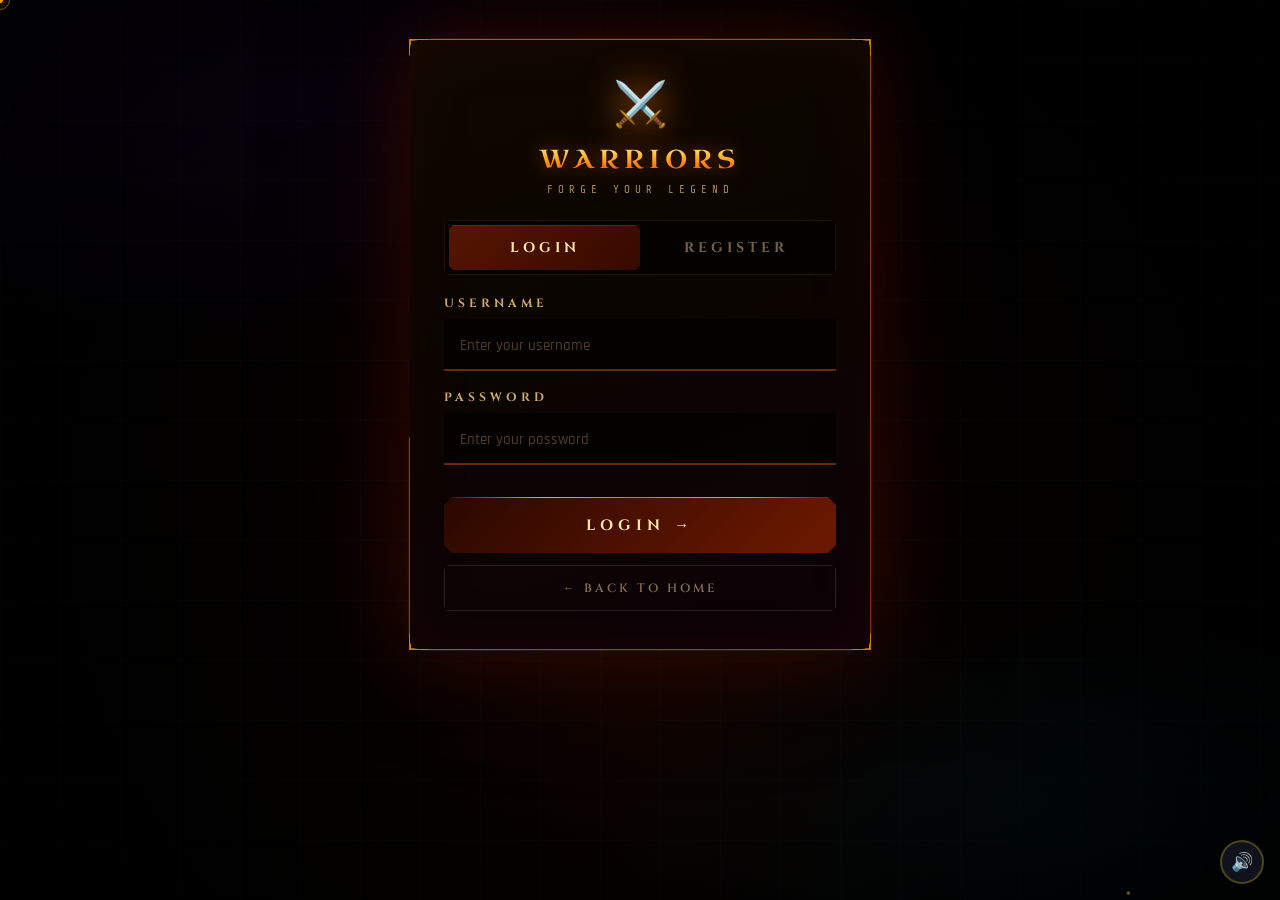
<file: pages/difficulty.html>
<!DOCTYPE html>
<html lang="en">
<head>
<meta charset="UTF-8">
<meta name="viewport" content="width=device-width, initial-scale=1.0">
<title>Puzzle Warriors — Difficulty</title>
<link rel="preconnect" href="https://fonts.googleapis.com">
<link href="https://fonts.googleapis.com/css2?family=Uncial+Antiqua&family=Rajdhani:wght@300;500;600;700&family=Share+Tech+Mono&display=swap" rel="stylesheet">
<link rel="stylesheet" href="../shared/styles.css">
<style>
*{margin:0;padding:0;box-sizing:border-box;}
html,body{width:100%;height:100%;background:#000;font-family:'Rajdhani',sans-serif;cursor:none;overflow:hidden;}
.cursor{position:fixed;width:20px;height:20px;pointer-events:none;z-index:9999;transform:translate(-50%,-50%);}
.cursor-inner{width:6px;height:6px;background:#ff9a00;border-radius:50%;position:absolute;top:50%;left:50%;transform:translate(-50%,-50%);box-shadow:0 0 10px #ff9a00,0 0 20px #ff6600;}
.cursor-outer{width:20px;height:20px;border:1px solid rgba(255,154,0,.5);border-radius:50%;position:absolute;top:0;left:0;animation:cp 2s ease infinite;}
@keyframes cp{0%,100%{transform:scale(1);opacity:.5}50%{transform:scale(1.4);opacity:.2}}
.cursor.cl .cursor-inner{transform:translate(-50%,-50%) scale(2);background:#fff;}
#bg-canvas{position:fixed;inset:0;z-index:0;pointer-events:none;}
#ember-canvas{position:fixed;inset:0;z-index:1;pointer-events:none;}
.vignette{position:fixed;inset:0;z-index:2;pointer-events:none;background:radial-gradient(ellipse 85% 85% at 50% 50%,transparent 20%,rgba(0,0,0,.88) 100%);}
.scan{position:fixed;inset:0;z-index:2;pointer-events:none;background:repeating-linear-gradient(0deg,transparent,transparent 2px,rgba(0,0,0,.07) 2px,rgba(0,0,0,.07) 3px);}

.page{position:relative;z-index:10;height:100vh;display:flex;flex-direction:column;align-items:center;justify-content:center;padding:24px 20px;}

/* HEADER */
.page-header{text-align:center;margin-bottom:36px;opacity:0;transform:translateY(-20px);animation:hIn .8s cubic-bezier(.16,1,.3,1) .1s forwards;}
@keyframes hIn{to{opacity:1;transform:translateY(0)}}
.page-rune{font-family:'Share Tech Mono',monospace;font-size:10px;letter-spacing:6px;color:rgba(255,150,0,.3);margin-bottom:8px;}
.page-title{font-family:'Uncial Antiqua',serif;font-size:clamp(22px,4vw,46px);letter-spacing:5px;
  background:linear-gradient(180deg,#fff8e0 0%,#ffcc44 25%,#ff8800 60%,#cc4400 100%);
  -webkit-background-clip:text;-webkit-text-fill-color:transparent;background-clip:text;
  filter:drop-shadow(0 0 22px rgba(255,120,0,.6));}
.page-sub{font-family:'Share Tech Mono',monospace;font-size:10px;letter-spacing:5px;color:rgba(255,200,100,.28);margin-top:6px;}
.page-rule{height:2px;width:0%;margin:10px auto 0;background:linear-gradient(90deg,transparent,#ff8800,#ffcc00,#ff8800,transparent);box-shadow:0 0 10px #ff6600;animation:ruleX .7s ease .6s forwards;}
@keyframes ruleX{to{width:55%;}}

/* DIFF GRID */
.diff-grid{display:flex;gap:20px;margin-bottom:28px;flex-wrap:wrap;justify-content:center;}

.diff-card{
  position:relative;width:200px;
  background:linear-gradient(165deg,#130a00,#0a0500,#0e0312);
  border:1px solid rgba(255,100,0,.2);
  padding:32px 20px 26px;text-align:center;overflow:hidden;
  clip-path:polygon(12px 0%,calc(100% - 12px) 0%,100% 12px,100% calc(100% - 12px),calc(100% - 12px) 100%,12px 100%,0% calc(100% - 12px),0% 12px);
  cursor:pointer;
  opacity:0;transform:translateY(28px) scale(.9);
  transition:transform .2s,border-color .2s,box-shadow .2s;
}
.diff-card:nth-child(1){animation:cardIn .5s ease .4s forwards;}
.diff-card:nth-child(2){animation:cardIn .5s ease .56s forwards;}
.diff-card:nth-child(3){animation:cardIn .5s ease .72s forwards;}
@keyframes cardIn{to{opacity:1;transform:translateY(0) scale(1)}}

/* Top accent — per difficulty */
.diff-card::before{content:'';position:absolute;top:0;left:0;right:0;height:2px;opacity:.5;transition:opacity .2s;}
.diff-card.easy::before  {background:linear-gradient(90deg,transparent,#44ff88,transparent);}
.diff-card.normal::before{background:linear-gradient(90deg,transparent,#ff9900,transparent);}
.diff-card.hard::before  {background:linear-gradient(90deg,transparent,#ff2222,transparent);}
.diff-card:hover::before{opacity:1;}

/* Bottom corner tick */
.diff-card::after{content:'';position:absolute;bottom:5px;right:5px;width:10px;height:10px;border-bottom:1px solid rgba(255,150,50,.2);border-right:1px solid rgba(255,150,50,.2);transition:width .2s,height .2s;}
.diff-card:hover::after{width:16px;height:16px;}

/* HOVER */
.diff-card:hover{transform:translateY(-8px) scale(1.04)!important;box-shadow:0 0 40px rgba(150,50,0,.3),0 20px 45px rgba(0,0,0,.5);}
.diff-card.easy:hover  {border-color:rgba(80,255,150,.45);}
.diff-card.normal:hover{border-color:rgba(255,150,0,.55);}
.diff-card.hard:hover  {border-color:rgba(255,50,50,.55);}

/* SELECTED */
.diff-card.selected{transform:scale(1.06)!important;}
.diff-card.easy.selected  {border-color:rgba(80,255,150,.7);box-shadow:0 0 50px rgba(0,200,80,.25);}
.diff-card.normal.selected{border-color:rgba(255,150,0,.8);box-shadow:0 0 50px rgba(255,120,0,.3);}
.diff-card.hard.selected  {border-color:rgba(255,60,60,.8);box-shadow:0 0 50px rgba(255,30,30,.3);}

.diff-icon{font-size:52px;display:block;margin-bottom:14px;filter:drop-shadow(0 0 12px rgba(255,100,0,.5));animation:iconFloat 3s ease-in-out infinite;}
.diff-card:nth-child(1) .diff-icon{animation-delay:0s;}
.diff-card:nth-child(2) .diff-icon{animation-delay:.9s;}
.diff-card:nth-child(3) .diff-icon{animation-delay:1.8s;}
@keyframes iconFloat{0%,100%{transform:translateY(0)}50%{transform:translateY(-7px)}}

.diff-name{font-family:'Uncial Antiqua',serif;font-size:18px;letter-spacing:3px;margin-bottom:10px;}
.diff-card.easy   .diff-name{color:#44ff88;text-shadow:0 0 12px rgba(0,255,100,.4);}
.diff-card.normal .diff-name{color:#ff9900;text-shadow:0 0 12px rgba(255,150,0,.4);}
.diff-card.hard   .diff-name{color:#ff4444;text-shadow:0 0 12px rgba(255,50,50,.5);}

.diff-timer{font-family:'Share Tech Mono',monospace;font-size:11px;letter-spacing:3px;margin-bottom:6px;}
.diff-card.easy   .diff-timer{color:rgba(80,255,150,.5);}
.diff-card.normal .diff-timer{color:rgba(255,180,50,.5);}
.diff-card.hard   .diff-timer{color:rgba(255,80,80,.5);}

.diff-desc{font-family:'Rajdhani',sans-serif;font-size:13px;font-weight:500;color:rgba(255,200,150,.35);line-height:1.5;transition:color .2s;}
.diff-card:hover .diff-desc{color:rgba(255,220,170,.6);}

/* Stat pills */
.diff-pills{display:flex;gap:6px;justify-content:center;margin-top:12px;flex-wrap:wrap;}
.pill{font-family:'Share Tech Mono',monospace;font-size:8px;letter-spacing:1px;padding:3px 8px;border-radius:2px;}
.pill-g{background:rgba(0,200,80,.1);color:rgba(80,255,150,.5);border:1px solid rgba(0,200,80,.2);}
.pill-y{background:rgba(200,120,0,.1);color:rgba(255,180,50,.5);border:1px solid rgba(200,120,0,.2);}
.pill-r{background:rgba(200,30,30,.1);color:rgba(255,80,80,.5);border:1px solid rgba(200,30,30,.2);}

/* BACK */
.back-wrap{opacity:0;animation:fadeU .5s ease .85s forwards;}
@keyframes fadeU{from{opacity:0;transform:translateY(6px)}to{opacity:1;transform:translateY(0)}}
.forge-btn{position:relative;height:50px;min-width:140px;border:none;cursor:pointer;font-family:'Rajdhani',sans-serif;font-weight:700;font-size:12px;letter-spacing:5px;text-transform:uppercase;overflow:hidden;transition:transform .12s,filter .15s;clip-path:polygon(8px 0%,calc(100% - 8px) 0%,100% 8px,100% calc(100% - 8px),calc(100% - 8px) 100%,8px 100%,0% calc(100% - 8px),0% 8px);display:flex;align-items:center;justify-content:center;padding:0 22px;background:rgba(255,255,255,.03);color:rgba(255,255,255,.38);box-shadow:0 0 0 1px rgba(255,255,255,.08);}
.forge-btn:hover{transform:scale(1.04);color:rgba(255,220,150,.7);box-shadow:0 0 0 1px rgba(255,200,100,.2);}
.forge-btn:active{transform:scale(.96);}
.forge-btn::before,.forge-btn::after{content:'';position:absolute;width:8px;height:8px;border-color:rgba(255,255,255,.3);border-style:solid;transition:width .2s,height .2s;}
.forge-btn::before{top:3px;left:3px;border-width:1.5px 0 0 1.5px;}
.forge-btn::after{bottom:3px;right:3px;border-width:0 1.5px 1.5px 0;}
.forge-btn:hover::before,.forge-btn:hover::after{width:14px;height:14px;}

/* BURST */
.burst-p{position:fixed;border-radius:50%;pointer-events:none;z-index:999;animation:bOut .6s ease-out forwards;}
@keyframes bOut{to{transform:translate(var(--tx),var(--ty)) scale(0);opacity:0;}}

#toast{position:fixed;top:20px;left:50%;transform:translateX(-50%);z-index:9999;background:rgba(10,3,0,.95);border:1px solid rgba(255,100,0,.4);padding:10px 24px;font-family:'Share Tech Mono',monospace;font-size:11px;letter-spacing:3px;color:#ffcc88;opacity:0;transition:opacity .3s;pointer-events:none;clip-path:polygon(6px 0%,calc(100% - 6px) 0%,100% 6px,100% calc(100% - 6px),calc(100% - 6px) 100%,6px 100%,0% calc(100% - 6px),0% 6px);}
#toast.show{opacity:1;}
</style>
</head>
<body>
<div class="cursor" id="cursor"><div class="cursor-outer"></div><div class="cursor-inner"></div></div>
<canvas id="bg-canvas"></canvas><canvas id="ember-canvas"></canvas>
<div class="vignette"></div><div class="scan"></div><div id="toast"></div>

<div class="page">
  <div class="page-header">
    <div class="page-rune">⚔ ᚲᚺᚩᚩᛋᛖ ᚤᚩᚢᚱ ᛏᚱᛁᚨᛚ ⚔</div>
    <div class="page-title" id="page-title">Select Difficulty</div>
    <div class="page-sub">THE FORGE TESTS ALL WHO ENTER</div>
    <div class="page-rule"></div>
  </div>

  <div class="diff-grid">
    <div class="diff-card easy" onclick="chooseDifficulty('easy',this)">
      <span class="diff-icon">🌿</span>
      <div class="diff-name">EASY</div>
      <div class="diff-timer">⏱ 30 SECONDS</div>
      <div class="diff-desc">Simple patterns<br>Forgiving pace</div>
      <div class="diff-pills"><span class="pill pill-g">BEGINNER</span><span class="pill pill-g">RELAXED</span></div>
    </div>
    <div class="diff-card normal" onclick="chooseDifficulty('normal',this)">
      <span class="diff-icon">⚔️</span>
      <div class="diff-name">NORMAL</div>
      <div class="diff-timer">⏱ 20 SECONDS</div>
      <div class="diff-desc">Mixed patterns<br>Steady pressure</div>
      <div class="diff-pills"><span class="pill pill-y">WARRIOR</span><span class="pill pill-y">BALANCED</span></div>
    </div>
    <div class="diff-card hard" onclick="chooseDifficulty('hard',this)">
      <span class="diff-icon">💀</span>
      <div class="diff-name">HARD</div>
      <div class="diff-timer">⏱ 10 SECONDS</div>
      <div class="diff-desc">Brutal patterns<br>No mercy</div>
      <div class="diff-pills"><span class="pill pill-r">LEGEND</span><span class="pill pill-r">PUNISHING</span></div>
    </div>
  </div>

  <div class="back-wrap">
    <button class="forge-btn" onclick="window.location.href='warrior-select.html'">← &nbsp; BACK</button>
  </div>
</div>

<script src="../shared/eventbus.js"></script>
<script src="../shared/state.js"></script>
<script src="../shared/api.js"></script>
<script src="../shared/sfx.js"></script>
<script src="../shared/navigation.js"></script>
<script src="../shared/auth.js"></script>
<script src="../shared/ui.js"></script>
<script src="../shared/main.js"></script>
<script>
if(!State.isLoggedIn()) window.location.href='auth.html';

var cur=document.getElementById('cursor');
document.addEventListener('mousemove',function(e){cur.style.left=e.clientX+'px';cur.style.top=e.clientY+'px';});
document.addEventListener('mousedown',function(){cur.classList.add('cl');});
document.addEventListener('mouseup',function(){cur.classList.remove('cl');});

/* Daily challenge label */
(function(){
  var isDaily=sessionStorage.getItem('pw_daily_run');
  if(isDaily) document.getElementById('page-title').textContent='🏅 Daily Challenge';
})();

// ── Battle BGM ─────────────────────────────────────────────────────
var _bgm = new Audio('../shared/battle.mp3');
_bgm.loop   = true;
_bgm.volume = 0.35;
_bgm.play().catch(function(){});
window.addEventListener('beforeunload', function(){ _bgm.pause(); });

// Sync with the SFX mute button
EventBus.on('sfx:toggled', function(d){
  _bgm.muted = !d.enabled;
});

function burst(card){
  var rect=card.getBoundingClientRect(),cx=rect.left+rect.width/2,cy=rect.top+rect.height/2;
  var cols=['#ffcc00','#ff8800','#ff4400','#ffee88','#ffffff'];
  for(var i=0;i<18;i++){
    var p=document.createElement('div');p.className='burst-p';
    var ang=Math.random()*Math.PI*2,dist=40+Math.random()*65,sz=Math.random()*6+2;
    p.style.cssText='width:'+sz+'px;height:'+sz+'px;background:'+cols[Math.floor(Math.random()*cols.length)]+';top:'+cy+'px;left:'+cx+'px;--tx:'+(Math.cos(ang)*dist)+'px;--ty:'+(Math.sin(ang)*dist)+'px;box-shadow:0 0 6px currentColor;';
    document.body.appendChild(p);
    setTimeout(function(el){document.body.removeChild(el);},650,p);
  }
}

function chooseDifficulty(d,card){
  document.querySelectorAll('.diff-card').forEach(function(c){c.classList.remove('selected');});
  card.classList.add('selected');
  burst(card);
  EventBus.emit('sfx:play',{name:'click'});
  sessionStorage.setItem('pw_difficulty',d);
  setTimeout(function(){_bgm.pause();window.location.href='shop.html';},420);
}

/* fire bg */
(function(){var C=document.getElementById('bg-canvas'),ctx=C.getContext('2d'),W,H,pts=[],t=0;function resize(){W=C.width=innerWidth;H=C.height=innerHeight;}addEventListener('resize',resize);resize();for(var i=0;i<110;i++)pts.push({x:Math.random()*W,y:H+Math.random()*150,r:Math.random()*2.5+.4,vx:(Math.random()-.5)*.4,vy:-(Math.random()*1.2+.3),life:Math.random(),max:Math.random()*.65+.3,hue:Math.random()*25+5});function draw(){ctx.clearRect(0,0,W,H);t++;var bg=ctx.createRadialGradient(W/2,H*.85,0,W/2,H*.4,H*.9);bg.addColorStop(0,'rgba(70,18,0,.28)');bg.addColorStop(1,'rgba(0,0,0,0)');ctx.fillStyle=bg;ctx.fillRect(0,0,W,H);pts.forEach(function(p){p.life+=.011;if(p.life>p.max){p.y=H+20;p.x=Math.random()*W;p.life=0;p.max=Math.random()*.65+.3;}var pg=p.life/p.max,a=pg<.2?pg/.2:pg>.7?(1-pg)/.3:1;a*=.72;ctx.beginPath();ctx.arc(p.x,p.y,p.r*(1-pg*.5),0,Math.PI*2);ctx.fillStyle='hsla('+(p.hue+pg*15)+','+(85-pg*25)+'%,'+(65-pg*35)+'%,'+a+')';ctx.fill();p.x+=p.vx+Math.sin(t*.02+p.y*.01)*.3;p.y+=p.vy;});requestAnimationFrame(draw);}draw();})();
(function(){var C=document.getElementById('ember-canvas'),ctx=C.getContext('2d'),W,H,em=[];function resize(){W=C.width=innerWidth;H=C.height=innerHeight;}addEventListener('resize',resize);resize();for(var i=0;i<40;i++)em.push({x:Math.random()*W,y:H+Math.random()*H,vx:(Math.random()-.5)*.7,vy:-(Math.random()*1.3+.4),r:Math.random()*2+.4,a:Math.random()*.4+.1,c:Math.random()>.5?'255,120,30':'255,200,60'});var mx=-1,my=-1;document.addEventListener('mousemove',function(e){mx=e.clientX;my=e.clientY;});function draw(){ctx.clearRect(0,0,W,H);em.forEach(function(e){e.a-=.003;if(e.a<=0){e.x=Math.random()*W;e.y=H+10;e.a=.5+Math.random()*.4;}if(mx>=0){var dx=e.x-mx,dy=e.y-my,d=Math.sqrt(dx*dx+dy*dy);if(d<100){e.vx+=dx/d*.06;e.vy+=dy/d*.02;}}e.x+=e.vx;e.y+=e.vy;e.vx*=.985;ctx.beginPath();ctx.arc(e.x,e.y,e.r,0,Math.PI*2);ctx.fillStyle='rgba('+e.c+','+e.a+')';ctx.fill();});requestAnimationFrame(draw);}draw();})();
</script>
</body>
</html>
</file>
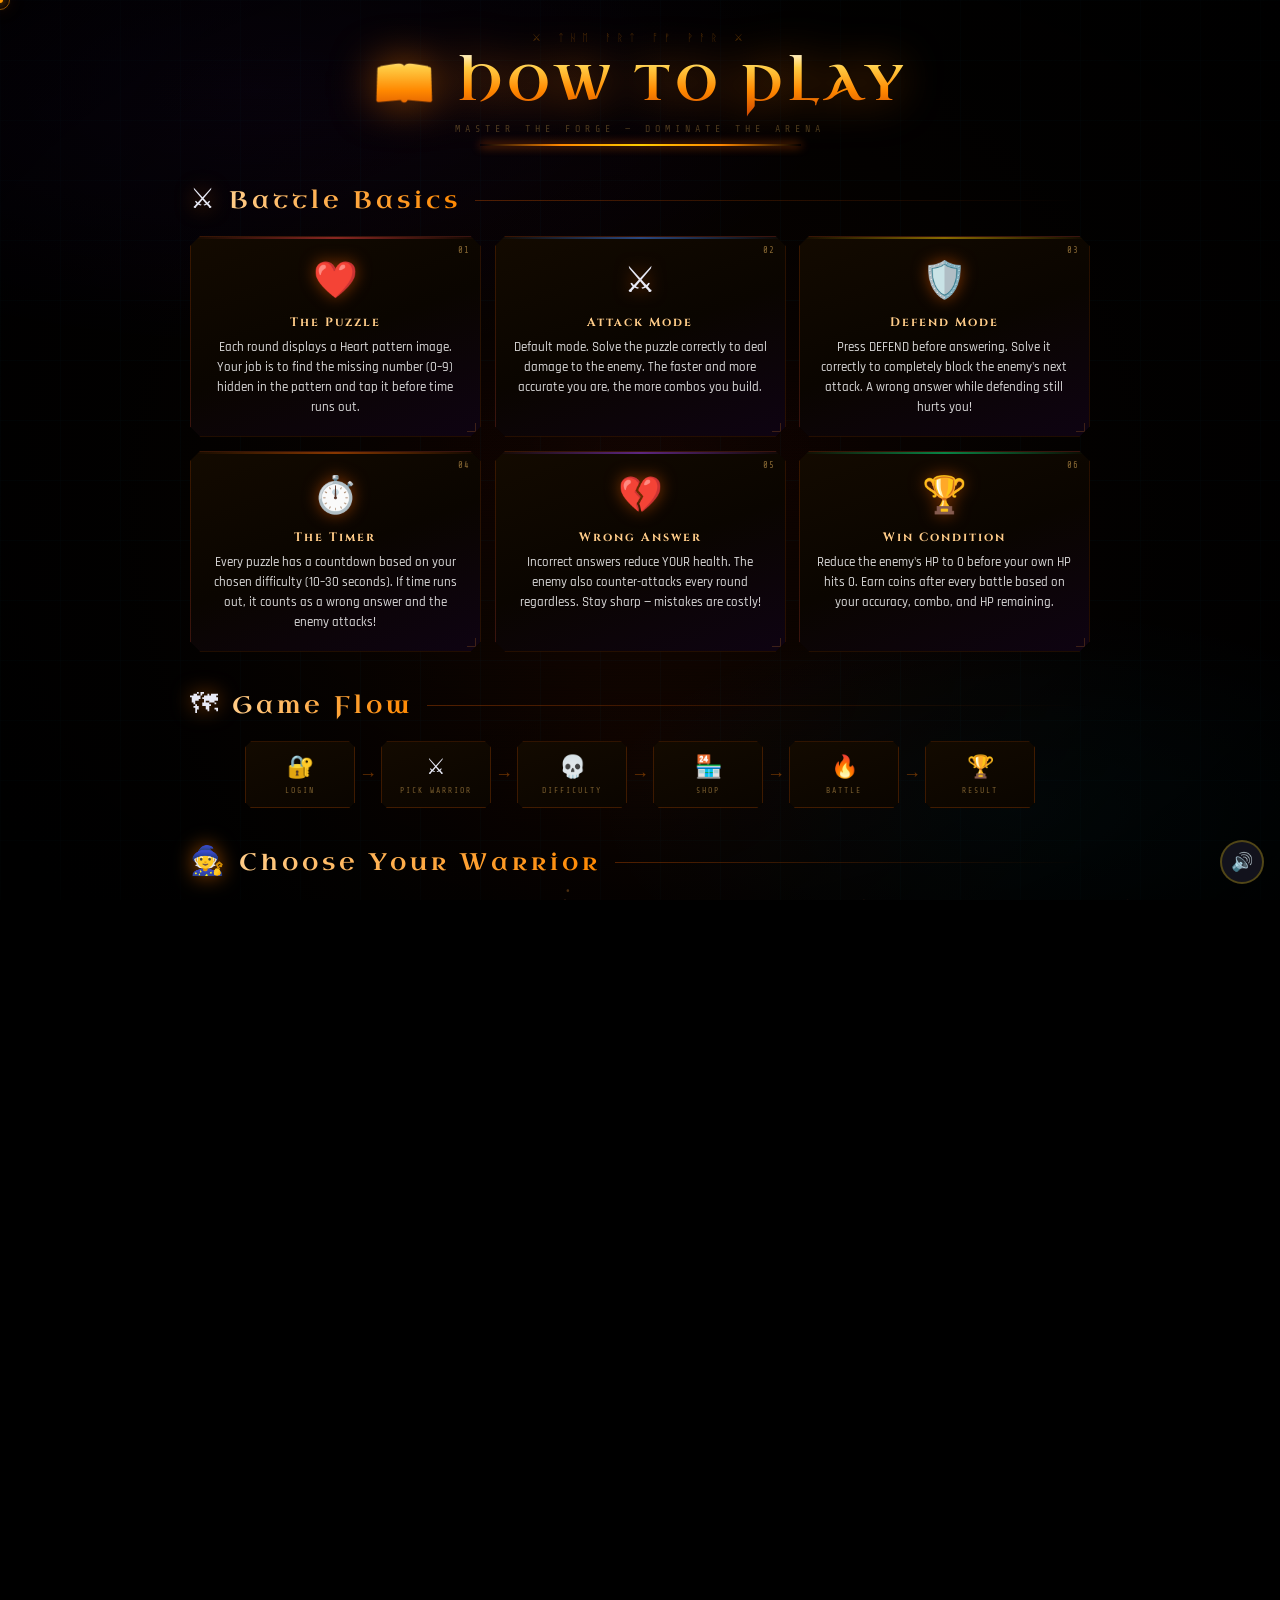
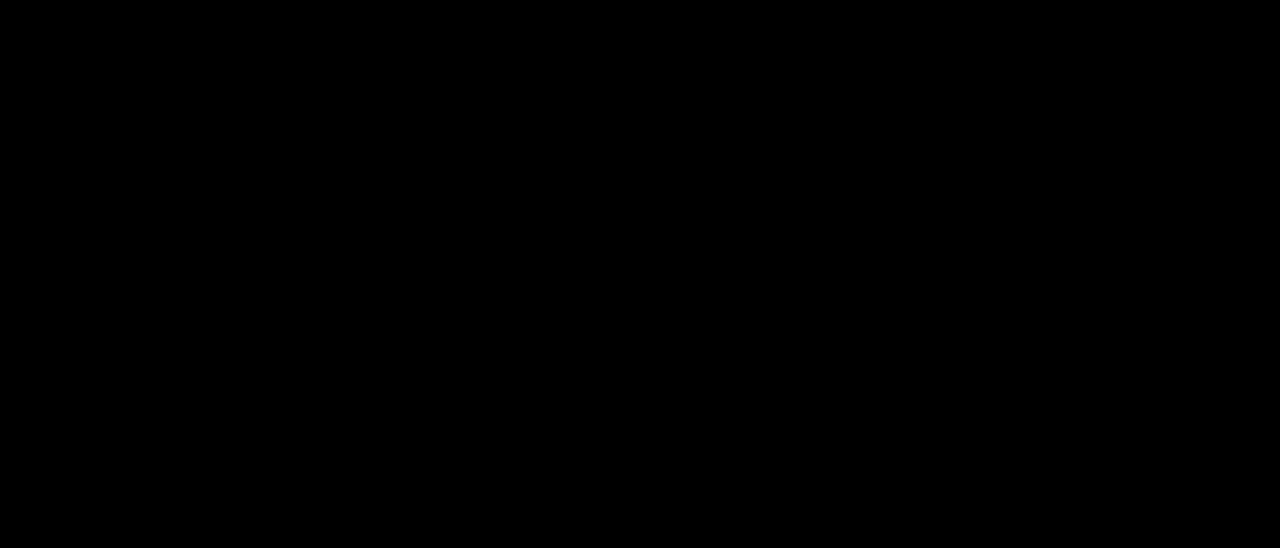
<file: pages/howto.html>
<!DOCTYPE html>
<html lang="en">
<head>
<meta charset="UTF-8">
<meta name="viewport" content="width=device-width, initial-scale=1.0">
<title>Puzzle Warriors — How To Play</title>
<link rel="preconnect" href="https://fonts.googleapis.com">
<link href="https://fonts.googleapis.com/css2?family=Uncial+Antiqua&family=Rajdhani:wght@300;500;600;700&family=Share+Tech+Mono&family=Cinzel:wght@600;700&display=swap" rel="stylesheet">
<link rel="stylesheet" href="../shared/styles.css">
<style>
*{margin:0;padding:0;box-sizing:border-box;}
html,body{width:100%;min-height:100%;background:#000;font-family:'Rajdhani',sans-serif;cursor:none;overflow-x:hidden;}
.cursor{position:fixed;width:20px;height:20px;pointer-events:none;z-index:9999;transform:translate(-50%,-50%);}
.cursor-inner{width:6px;height:6px;background:#ff9a00;border-radius:50%;position:absolute;top:50%;left:50%;transform:translate(-50%,-50%);box-shadow:0 0 10px #ff9a00,0 0 20px #ff6600;}
.cursor-outer{width:20px;height:20px;border:1px solid rgba(255,154,0,.5);border-radius:50%;position:absolute;top:0;left:0;animation:cp 2s ease infinite;}
@keyframes cp{0%,100%{transform:scale(1);opacity:.5}50%{transform:scale(1.4);opacity:.2}}
.cursor.cl .cursor-inner{transform:translate(-50%,-50%) scale(2);background:#fff;}
#bg-canvas{position:fixed;inset:0;z-index:0;pointer-events:none;}
#ember-canvas{position:fixed;inset:0;z-index:1;pointer-events:none;}
.vignette{position:fixed;inset:0;z-index:2;pointer-events:none;background:radial-gradient(ellipse 85% 85% at 50% 50%,transparent 20%,rgba(0,0,0,.85) 100%);}
.scan{position:fixed;inset:0;z-index:2;pointer-events:none;background:repeating-linear-gradient(0deg,transparent,transparent 2px,rgba(0,0,0,.07) 2px,rgba(0,0,0,.07) 3px);}
.page{position:relative;z-index:10;min-height:100vh;display:flex;flex-direction:column;align-items:center;padding:32px 20px 56px;}

/* ── HEADER ── */
.page-header{text-align:center;margin-bottom:36px;opacity:0;transform:translateY(-20px);animation:hIn .8s cubic-bezier(.16,1,.3,1) .1s forwards;}
@keyframes hIn{to{opacity:1;transform:translateY(0)}}
.page-rune{font-family:'Share Tech Mono',monospace;font-size:10px;letter-spacing:6px;color:rgba(255,150,0,.3);margin-bottom:8px;}
.page-title{font-family:'Uncial Antiqua',serif;font-size:clamp(26px,4.5vw,50px);letter-spacing:5px;background:linear-gradient(180deg,#fff8e0 0%,#ffcc44 25%,#ff8800 60%,#cc4400 100%);-webkit-background-clip:text;-webkit-text-fill-color:transparent;background-clip:text;filter:drop-shadow(0 0 22px rgba(255,120,0,.6));}
.page-sub{font-family:'Share Tech Mono',monospace;font-size:10px;letter-spacing:5px;color:rgba(255,200,100,.28);margin-top:6px;}
.page-rule{height:2px;width:0%;margin:10px auto 0;background:linear-gradient(90deg,transparent,#ff8800,#ffcc00,#ff8800,transparent);box-shadow:0 0 10px #ff6600;animation:ruleX .7s ease .6s forwards;}
@keyframes ruleX{to{width:60%;}}

/* ── SECTION TITLES ── */
.section{width:100%;max-width:900px;margin-bottom:36px;}
.section-head{display:flex;align-items:center;gap:14px;margin-bottom:18px;opacity:0;animation:fadeU .5s ease forwards;}
.section-head-icon{font-size:28px;filter:drop-shadow(0 0 10px rgba(255,120,0,.6));}
.section-title{font-family:'Uncial Antiqua',serif;font-size:clamp(16px,2.5vw,24px);letter-spacing:4px;
  background:linear-gradient(90deg,#ffcc88,#ff8800);-webkit-background-clip:text;-webkit-text-fill-color:transparent;background-clip:text;}
.section-rule{flex:1;height:1px;background:linear-gradient(90deg,rgba(255,100,0,.3),transparent);}

/* ── BASIC HOW-TO CARDS (3 col) ── */
.cards-grid{display:grid;grid-template-columns:repeat(3,1fr);gap:14px;width:100%;}
@media(max-width:600px){.cards-grid{grid-template-columns:repeat(2,1fr);}}
@media(max-width:380px){.cards-grid{grid-template-columns:1fr;}}

.how-card{
  position:relative;background:linear-gradient(160deg,#130a00,#0a0500,#0e0312);
  border:1px solid rgba(255,100,0,.18);padding:22px 16px 18px;text-align:center;overflow:hidden;
  clip-path:polygon(10px 0%,calc(100% - 10px) 0%,100% 10px,100% calc(100% - 10px),calc(100% - 10px) 100%,10px 100%,0% calc(100% - 10px),0% 10px);
  opacity:0;transform:translateY(18px) scale(.94);
  transition:transform .2s,border-color .2s,box-shadow .2s;
}
.how-card:hover{transform:translateY(-5px) scale(1.02)!important;border-color:rgba(255,150,0,.4);box-shadow:0 0 28px rgba(150,50,0,.22),0 14px 32px rgba(0,0,0,.5);}
.how-card::before{content:'';position:absolute;top:0;left:0;right:0;height:2px;opacity:.5;transition:opacity .2s;}
.how-card:hover::before{opacity:1;}
.how-card:nth-child(1)::before{background:linear-gradient(90deg,transparent,#ff4444,transparent);}
.how-card:nth-child(2)::before{background:linear-gradient(90deg,transparent,#4488ff,transparent);}
.how-card:nth-child(3)::before{background:linear-gradient(90deg,transparent,#ffcc00,transparent);}
.how-card:nth-child(4)::before{background:linear-gradient(90deg,transparent,#ff6600,transparent);}
.how-card:nth-child(5)::before{background:linear-gradient(90deg,transparent,#aa44ff,transparent);}
.how-card:nth-child(6)::before{background:linear-gradient(90deg,transparent,#00ff88,transparent);}
.how-card::after{content:'';position:absolute;bottom:4px;right:4px;width:8px;height:8px;border-bottom:1px solid rgba(255,150,50,.2);border-right:1px solid rgba(255,150,50,.2);transition:width .2s,height .2s;}
.how-card:hover::after{width:14px;height:14px;}
.card-icon{font-size:36px;display:block;margin-bottom:10px;filter:drop-shadow(0 0 8px rgba(255,100,0,.5));animation:iconFloat 3s ease-in-out infinite;}
@keyframes iconFloat{0%,100%{transform:translateY(0)}50%{transform:translateY(-5px)}}
.step-badge{position:absolute;top:8px;right:10px;font-family:'Share Tech Mono',monospace;font-size:9px;color:rgba(255,200,100,.5);letter-spacing:1px;}
.card-title{font-family:'Cinzel',serif;font-size:12px;font-weight:700;letter-spacing:2px;color:#ffcc88;margin-bottom:7px;}
.card-body{font-family:'Rajdhani',sans-serif;font-size:13px;font-weight:500;color:rgba(255,255,255,.85);line-height:1.55;transition:color .2s;}
.how-card:hover .card-body{color:#ffffff;}

/* stagger animations */
.s1{animation-delay:.4s}.s2{animation-delay:.52s}.s3{animation-delay:.64s}
.s4{animation-delay:.76s}.s5{animation-delay:.88s}.s6{animation-delay:1s}
.card-anim{animation:cardIn .5s ease forwards;}
@keyframes cardIn{to{opacity:1;transform:translateY(0) scale(1)}}

/* ── WARRIOR CARDS ── */
.warrior-grid{display:grid;grid-template-columns:repeat(5,1fr);gap:12px;width:100%;}
@media(max-width:700px){.warrior-grid{grid-template-columns:repeat(3,1fr);}}
@media(max-width:420px){.warrior-grid{grid-template-columns:repeat(2,1fr);}}

.w-card{
  position:relative;background:linear-gradient(165deg,#130a00,#0a0500,#0e0312);
  border:1px solid rgba(255,100,0,.15);padding:18px 12px 14px;text-align:center;overflow:hidden;
  clip-path:polygon(8px 0%,calc(100% - 8px) 0%,100% 8px,100% calc(100% - 8px),calc(100% - 8px) 100%,8px 100%,0% calc(100% - 8px),0% 8px);
  opacity:0;transform:translateY(16px);transition:transform .2s,border-color .2s,box-shadow .2s;
}
.w-card:hover{transform:translateY(-6px)!important;box-shadow:0 0 30px rgba(150,50,0,.22),0 12px 28px rgba(0,0,0,.5);}
.w-card::before{content:'';position:absolute;top:0;left:0;right:0;height:2px;opacity:.6;}
.wc-mage::before    {background:linear-gradient(90deg,transparent,#aa44ff,transparent);}
.wc-knight::before  {background:linear-gradient(90deg,transparent,#4488ff,transparent);}
.wc-archer::before  {background:linear-gradient(90deg,transparent,#44ff88,transparent);}
.wc-ninja::before   {background:linear-gradient(90deg,transparent,#aaaaaa,transparent);}
.wc-berserker::before{background:linear-gradient(90deg,transparent,#ff4400,transparent);}
.wc-mage:hover    {border-color:rgba(170,68,255,.45);}
.wc-knight:hover  {border-color:rgba(68,136,255,.45);}
.wc-archer:hover  {border-color:rgba(68,255,136,.45);}
.wc-ninja:hover   {border-color:rgba(180,180,180,.35);}
.wc-berserker:hover{border-color:rgba(255,68,0,.45);}

.w-emoji{font-size:36px;display:block;margin-bottom:8px;filter:drop-shadow(0 0 8px rgba(255,100,0,.4));animation:iconFloat 3s ease-in-out infinite;}
.w-name{font-family:'Cinzel',serif;font-size:11px;font-weight:700;letter-spacing:2px;color:#ffcc88;margin-bottom:3px;}
.w-class{font-family:'Share Tech Mono',monospace;font-size:8px;letter-spacing:2px;color:rgba(255,200,100,.28);margin-bottom:10px;}

/* Stat bars */
.w-stats{margin-bottom:8px;}
.w-stat-row{display:flex;align-items:center;gap:5px;margin-bottom:4px;}
.w-stat-lbl{font-family:'Share Tech Mono',monospace;font-size:7px;letter-spacing:1px;color:rgba(255,200,100,.35);width:22px;flex-shrink:0;}
.w-stat-track{flex:1;height:3px;background:rgba(255,255,255,.07);border-radius:2px;overflow:hidden;}
.w-stat-fill{height:100%;border-radius:2px;width:0%;transition:width 1s cubic-bezier(.4,0,.2,1);}
.wc-mage     .w-stat-fill{background:linear-gradient(90deg,#6600aa,#aa44ff);}
.wc-knight   .w-stat-fill{background:linear-gradient(90deg,#002288,#4488ff);}
.wc-archer   .w-stat-fill{background:linear-gradient(90deg,#006622,#44ff88);}
.wc-ninja    .w-stat-fill{background:linear-gradient(90deg,#444,#bbb);}
.wc-berserker .w-stat-fill{background:linear-gradient(90deg,#880000,#ff4400);}

.w-ability{color:rgba(255,255,255,.82);font-family:'Rajdhani',sans-serif;font-size:11px;font-weight:600;color:rgba(255,255,255,.85);line-height:1.4;border-top:1px solid rgba(255,100,0,.1);padding-top:8px;transition:color .2s;}
.w-card:hover .w-ability{color:rgba(255,220,170,.7);}

/* stagger */
.w1{animation:cardIn .45s ease .5s forwards;}
.w2{animation:cardIn .45s ease .6s forwards;}
.w3{animation:cardIn .45s ease .7s forwards;}
.w4{animation:cardIn .45s ease .8s forwards;}
.w5{animation:cardIn .45s ease .9s forwards;}

/* ── POWER-UP CARDS ── */
.powerup-grid{display:grid;grid-template-columns:repeat(4,1fr);gap:14px;width:100%;}
@media(max-width:640px){.powerup-grid{grid-template-columns:repeat(2,1fr);}}

.pu-card{
  position:relative;background:linear-gradient(160deg,#0d0800,#0a0500,#0d0212);
  border:1px solid rgba(255,100,0,.15);padding:20px 14px 16px;text-align:center;overflow:hidden;
  clip-path:polygon(8px 0%,calc(100% - 8px) 0%,100% 8px,100% calc(100% - 8px),calc(100% - 8px) 100%,8px 100%,0% calc(100% - 8px),0% 8px);
  opacity:0;transform:translateY(16px);transition:transform .2s,border-color .2s,box-shadow .2s;
}
.pu-card:hover{transform:translateY(-5px)!important;}
.pu-card::before{content:'';position:absolute;top:0;left:0;right:0;height:2px;opacity:.6;}
.pu-shield::before {background:linear-gradient(90deg,transparent,#4488ff,transparent);}
.pu-rage::before   {background:linear-gradient(90deg,transparent,#ff4400,transparent);}
.pu-heal::before   {background:linear-gradient(90deg,transparent,#44ff88,transparent);}
.pu-freeze::before {background:linear-gradient(90deg,transparent,#00ccff,transparent);}
.pu-shield:hover  {border-color:rgba(68,136,255,.45);box-shadow:0 0 28px rgba(30,80,200,.2);}
.pu-rage:hover    {border-color:rgba(255,68,0,.45);box-shadow:0 0 28px rgba(200,50,0,.2);}
.pu-heal:hover    {border-color:rgba(68,255,136,.45);box-shadow:0 0 28px rgba(0,180,80,.2);}
.pu-freeze:hover  {border-color:rgba(0,200,255,.45);box-shadow:0 0 28px rgba(0,150,255,.2);}

.pu-emoji{font-size:40px;display:block;margin-bottom:10px;animation:iconFloat 3s ease-in-out infinite;}
.pu-name{font-family:'Cinzel',serif;font-size:12px;font-weight:700;letter-spacing:2px;margin-bottom:4px;}
.pu-shield .pu-name{color:#88aaff;}
.pu-rage   .pu-name{color:#ff8844;}
.pu-heal   .pu-name{color:#44ff88;}
.pu-freeze .pu-name{color:#44ccff;}

.pu-cost{display:inline-block;font-family:'Share Tech Mono',monospace;font-size:10px;letter-spacing:2px;
  background:rgba(200,130,0,.15);color:#ffcc44;padding:2px 10px;border:1px solid rgba(200,130,0,.3);margin-bottom:10px;}
.pu-desc{color:rgba(255,255,255,.82);font-family:'Rajdhani',sans-serif;font-size:13px;font-weight:500;color:rgba(255,255,255,.85);line-height:1.5;transition:color .2s;}
.pu-card:hover .pu-desc{color:#ffffff;}
.pu-effect{color:rgba(255,255,255,.6);font-family:'Share Tech Mono',monospace;font-size:9px;letter-spacing:2px;
  color:rgba(255,200,100,.28);margin-top:8px;border-top:1px solid rgba(255,100,0,.1);padding-top:7px;line-height:1.5;}

.p1{animation:cardIn .45s ease .5s forwards;}
.p2{animation:cardIn .45s ease .62s forwards;}
.p3{animation:cardIn .45s ease .74s forwards;}
.p4{animation:cardIn .45s ease .86s forwards;}

/* ── FLOW DIAGRAM ── */
.flow-row{display:flex;align-items:center;justify-content:center;gap:0;flex-wrap:wrap;margin-top:4px;width:100%;}
.flow-step{
  background:linear-gradient(160deg,#130a00,#0a0500);
  border:1px solid rgba(255,100,0,.2);
  padding:12px 18px;text-align:center;min-width:110px;
  clip-path:polygon(6px 0%,calc(100% - 6px) 0%,100% 6px,100% calc(100% - 6px),calc(100% - 6px) 100%,6px 100%,0% calc(100% - 6px),0% 6px);
  opacity:0;animation:cardIn .4s ease forwards;
}
.flow-icon{font-size:22px;display:block;margin-bottom:4px;}
.flow-label{font-family:'Share Tech Mono',monospace;font-size:8px;letter-spacing:2px;color:rgba(255,200,100,.45);}
.flow-arrow{font-size:18px;color:rgba(255,120,0,.4);margin:0 4px;flex-shrink:0;}

/* ── TIPS BOX ── */
.tips-box{
  width:100%;background:rgba(80,25,0,.15);border:1px solid rgba(255,100,0,.18);
  padding:20px 24px;
  clip-path:polygon(8px 0%,calc(100% - 8px) 0%,100% 8px,100% calc(100% - 8px),calc(100% - 8px) 100%,8px 100%,0% calc(100% - 8px),0% 8px);
  opacity:0;animation:fadeU .5s ease 1.2s forwards;
}
.tips-title{font-family:'Cinzel',serif;font-size:11px;font-weight:700;letter-spacing:4px;color:rgba(255,180,80,.55);margin-bottom:12px;}
.tips-list{display:grid;grid-template-columns:repeat(2,1fr);gap:8px;}
@media(max-width:500px){.tips-list{grid-template-columns:1fr;}}
.tip-item{color:rgba(255,255,255,.82);display:flex;align-items:flex-start;gap:10px;font-family:'Rajdhani',sans-serif;font-size:13px;font-weight:500;color:rgba(255,255,255,.82);line-height:1.5;}
.tip-icon{font-size:16px;flex-shrink:0;margin-top:1px;}

/* ── MISC ── */
.rune-row{font-family:'Share Tech Mono',monospace;font-size:11px;letter-spacing:8px;color:rgba(255,120,0,.15);margin-bottom:20px;opacity:0;animation:fadeU .5s ease 1.3s forwards;}
.back-wrap{opacity:0;animation:fadeU .5s ease 1.35s forwards;}
@keyframes fadeU{from{opacity:0;transform:translateY(6px)}to{opacity:1;transform:translateY(0)}}
.forge-btn{position:relative;height:50px;min-width:140px;border:none;cursor:pointer;font-family:'Rajdhani',sans-serif;font-weight:700;font-size:12px;letter-spacing:5px;text-transform:uppercase;overflow:hidden;transition:transform .12s,filter .15s;clip-path:polygon(8px 0%,calc(100% - 8px) 0%,100% 8px,100% calc(100% - 8px),calc(100% - 8px) 100%,8px 100%,0% calc(100% - 8px),0% 8px);display:flex;align-items:center;justify-content:center;padding:0 22px;background:rgba(255,255,255,.03);color:rgba(255,255,255,.38);box-shadow:0 0 0 1px rgba(255,255,255,.08);}
.forge-btn:hover{transform:scale(1.04);color:rgba(255,220,150,.7);box-shadow:0 0 0 1px rgba(255,200,100,.2);}
.forge-btn:active{transform:scale(.96);}
.forge-btn::before,.forge-btn::after{content:'';position:absolute;width:8px;height:8px;border-color:rgba(255,255,255,.3);border-style:solid;transition:width .2s,height .2s;}
.forge-btn::before{top:3px;left:3px;border-width:1.5px 0 0 1.5px;}
.forge-btn::after{bottom:3px;right:3px;border-width:0 1.5px 1.5px 0;}
.forge-btn:hover::before,.forge-btn:hover::after{width:14px;height:14px;}
#toast{position:fixed;top:20px;left:50%;transform:translateX(-50%);z-index:9999;background:rgba(10,3,0,.95);border:1px solid rgba(255,100,0,.4);padding:10px 24px;font-family:'Share Tech Mono',monospace;font-size:11px;letter-spacing:3px;color:#ffcc88;opacity:0;transition:opacity .3s;pointer-events:none;clip-path:polygon(6px 0%,calc(100% - 6px) 0%,100% 6px,100% calc(100% - 6px),calc(100% - 6px) 100%,6px 100%,0% calc(100% - 6px),0% 6px);}
#toast.show{opacity:1;}
</style>
</head>
<body>
<div class="cursor" id="cursor"><div class="cursor-outer"></div><div class="cursor-inner"></div></div>
<canvas id="bg-canvas"></canvas><canvas id="ember-canvas"></canvas>
<div class="vignette"></div><div class="scan"></div><div id="toast"></div>

<div class="page">

  <!-- PAGE TITLE -->
  <div class="page-header">
    <div class="page-rune">⚔ ᛏᚺᛖ ᚨᚱᛏ ᚩᚠ ᚹᚨᚱ ⚔</div>
    <div class="page-title">📖 HOW TO PLAY</div>
    <div class="page-sub">MASTER THE FORGE — DOMINATE THE ARENA</div>
    <div class="page-rule"></div>
  </div>

  <!-- ════════ SECTION 1: BATTLE BASICS ════════ -->
  <div class="section">
    <div class="section-head s1 section-head">
      <span class="section-head-icon">⚔</span>
      <span class="section-title">Battle Basics</span>
      <div class="section-rule"></div>
    </div>
    <div class="cards-grid">
      <div class="how-card card-anim s1">
        <div class="step-badge">01</div>
        <span class="card-icon" style="animation-delay:0s">❤️</span>
        <div class="card-title">The Puzzle</div>
        <p class="card-body">Each round displays a Heart pattern image. Your job is to find the missing number (0–9) hidden in the pattern and tap it before time runs out.</p>
      </div>
      <div class="how-card card-anim s2">
        <div class="step-badge">02</div>
        <span class="card-icon" style="animation-delay:.5s">⚔</span>
        <div class="card-title">Attack Mode</div>
        <p class="card-body">Default mode. Solve the puzzle correctly to deal damage to the enemy. The faster and more accurate you are, the more combos you build.</p>
      </div>
      <div class="how-card card-anim s3">
        <div class="step-badge">03</div>
        <span class="card-icon" style="animation-delay:1s">🛡️</span>
        <div class="card-title">Defend Mode</div>
        <p class="card-body">Press DEFEND before answering. Solve it correctly to completely block the enemy's next attack. A wrong answer while defending still hurts you!</p>
      </div>
      <div class="how-card card-anim s4">
        <div class="step-badge">04</div>
        <span class="card-icon" style="animation-delay:1.5s">⏱️</span>
        <div class="card-title">The Timer</div>
        <p class="card-body">Every puzzle has a countdown based on your chosen difficulty (10–30 seconds). If time runs out, it counts as a wrong answer and the enemy attacks!</p>
      </div>
      <div class="how-card card-anim s5">
        <div class="step-badge">05</div>
        <span class="card-icon" style="animation-delay:2s">💔</span>
        <div class="card-title">Wrong Answer</div>
        <p class="card-body">Incorrect answers reduce YOUR health. The enemy also counter-attacks every round regardless. Stay sharp — mistakes are costly!</p>
      </div>
      <div class="how-card card-anim s6">
        <div class="step-badge">06</div>
        <span class="card-icon" style="animation-delay:2.5s">🏆</span>
        <div class="card-title">Win Condition</div>
        <p class="card-body">Reduce the enemy's HP to 0 before your own HP hits 0. Earn coins after every battle based on your accuracy, combo, and HP remaining.</p>
      </div>
    </div>
  </div>

  <!-- ════════ SECTION 2: GAME FLOW ════════ -->
  <div class="section">
    <div class="section-head s2 section-head" style="animation-delay:.3s">
      <span class="section-head-icon">🗺</span>
      <span class="section-title">Game Flow</span>
      <div class="section-rule"></div>
    </div>
    <div class="flow-row">
      <div class="flow-step" style="animation-delay:.35s"><span class="flow-icon">🔐</span><div class="flow-label">LOGIN</div></div>
      <div class="flow-arrow">→</div>
      <div class="flow-step" style="animation-delay:.46s"><span class="flow-icon">⚔</span><div class="flow-label">PICK WARRIOR</div></div>
      <div class="flow-arrow">→</div>
      <div class="flow-step" style="animation-delay:.57s"><span class="flow-icon">💀</span><div class="flow-label">DIFFICULTY</div></div>
      <div class="flow-arrow">→</div>
      <div class="flow-step" style="animation-delay:.68s"><span class="flow-icon">🏪</span><div class="flow-label">SHOP</div></div>
      <div class="flow-arrow">→</div>
      <div class="flow-step" style="animation-delay:.79s"><span class="flow-icon">🔥</span><div class="flow-label">BATTLE</div></div>
      <div class="flow-arrow">→</div>
      <div class="flow-step" style="animation-delay:.9s"><span class="flow-icon">🏆</span><div class="flow-label">RESULT</div></div>
    </div>
  </div>

  <!-- ════════ SECTION 3: WARRIORS ════════ -->
  <div class="section">
    <div class="section-head s3 section-head" style="animation-delay:.4s">
      <span class="section-head-icon">🧙</span>
      <span class="section-title">Choose Your Warrior</span>
      <div class="section-rule"></div>
    </div>
    <p style="font-family:'Rajdhani',sans-serif;font-size:14px;font-weight:500;color:rgba(255,255,255,.85);line-height:1.6;margin-bottom:16px;max-width:700px;">
      Before each battle you choose a warrior. Each warrior has unique stats and a special passive ability that activates automatically during combat. Pick the one that matches your playstyle!
    </p>
    <div class="warrior-grid">

      <div class="w-card wc-mage w1">
        <span class="w-emoji" style="animation-delay:0s">🧙</span>
        <div class="w-name">MAGE</div>
        <div class="w-class">SPELLCASTER</div>
        <div class="w-stats">
          <div class="w-stat-row"><span class="w-stat-lbl">ATK</span><div class="w-stat-track"><div class="w-stat-fill" data-w="90"></div></div></div>
          <div class="w-stat-row"><span class="w-stat-lbl">DEF</span><div class="w-stat-track"><div class="w-stat-fill" data-w="40"></div></div></div>
          <div class="w-stat-row"><span class="w-stat-lbl">SPD</span><div class="w-stat-track"><div class="w-stat-fill" data-w="70"></div></div></div>
        </div>
        <div class="w-ability">✨ <strong style="color:#cc88ff">Arcane Surge</strong> — answering 3+ in a row correctly deals <strong style="color:#cc88ff">3× damage</strong> on the next hit.</div>
      </div>

      <div class="w-card wc-knight w2">
        <span class="w-emoji" style="animation-delay:.6s">🛡️</span>
        <div class="w-name">KNIGHT</div>
        <div class="w-class">TANK</div>
        <div class="w-stats">
          <div class="w-stat-row"><span class="w-stat-lbl">ATK</span><div class="w-stat-track"><div class="w-stat-fill" data-w="60"></div></div></div>
          <div class="w-stat-row"><span class="w-stat-lbl">DEF</span><div class="w-stat-track"><div class="w-stat-fill" data-w="95"></div></div></div>
          <div class="w-stat-row"><span class="w-stat-lbl">SPD</span><div class="w-stat-track"><div class="w-stat-fill" data-w="45"></div></div></div>
        </div>
        <div class="w-ability">🛡 <strong style="color:#88bbff">Iron Will</strong> — starts with <strong style="color:#88bbff">35 HP</strong> instead of the normal 25. Built to last.</div>
      </div>

      <div class="w-card wc-archer w3">
        <span class="w-emoji" style="animation-delay:1.2s">🏹</span>
        <div class="w-name">ARCHER</div>
        <div class="w-class">RANGER</div>
        <div class="w-stats">
          <div class="w-stat-row"><span class="w-stat-lbl">ATK</span><div class="w-stat-track"><div class="w-stat-fill" data-w="75"></div></div></div>
          <div class="w-stat-row"><span class="w-stat-lbl">DEF</span><div class="w-stat-track"><div class="w-stat-fill" data-w="55"></div></div></div>
          <div class="w-stat-row"><span class="w-stat-lbl">SPD</span><div class="w-stat-track"><div class="w-stat-fill" data-w="95"></div></div></div>
        </div>
        <div class="w-ability">⚡ <strong style="color:#88ffbb">Swift Shot</strong> — every correct answer adds <strong style="color:#88ffbb">+5 seconds</strong> to the timer. Never run out of time!</div>
      </div>

      <div class="w-card wc-ninja w4">
        <span class="w-emoji" style="animation-delay:1.8s">🥷</span>
        <div class="w-name">NINJA</div>
        <div class="w-class">ASSASSIN</div>
        <div class="w-stats">
          <div class="w-stat-row"><span class="w-stat-lbl">ATK</span><div class="w-stat-track"><div class="w-stat-fill" data-w="80"></div></div></div>
          <div class="w-stat-row"><span class="w-stat-lbl">DEF</span><div class="w-stat-track"><div class="w-stat-fill" data-w="35"></div></div></div>
          <div class="w-stat-row"><span class="w-stat-lbl">SPD</span><div class="w-stat-track"><div class="w-stat-fill" data-w="90"></div></div></div>
        </div>
        <div class="w-ability">🌑 <strong style="color:#cccccc">Shadow Dodge</strong> — has a <strong style="color:#cccccc">30% chance</strong> to automatically evade an enemy attack each round.</div>
      </div>

      <div class="w-card wc-berserker w5">
        <span class="w-emoji" style="animation-delay:2.4s">🪓</span>
        <div class="w-name">BERSERKER</div>
        <div class="w-class">RAGE FIGHTER</div>
        <div class="w-stats">
          <div class="w-stat-row"><span class="w-stat-lbl">ATK</span><div class="w-stat-track"><div class="w-stat-fill" data-w="100"></div></div></div>
          <div class="w-stat-row"><span class="w-stat-lbl">DEF</span><div class="w-stat-track"><div class="w-stat-fill" data-w="25"></div></div></div>
          <div class="w-stat-row"><span class="w-stat-lbl">SPD</span><div class="w-stat-track"><div class="w-stat-fill" data-w="60"></div></div></div>
        </div>
        <div class="w-ability">🔥 <strong style="color:#ff8844">Blood Rage</strong> — when HP drops to 10 or below, all damage dealt is <strong style="color:#ff8844">doubled</strong>. High risk, high reward!</div>
      </div>

    </div>
  </div>

  <!-- ════════ SECTION 4: POWER-UP SHOP ════════ -->
  <div class="section">
    <div class="section-head s4 section-head" style="animation-delay:.5s">
      <span class="section-head-icon">🏪</span>
      <span class="section-title">The Power-Up Shop</span>
      <div class="section-rule"></div>
    </div>
    <p style="font-family:'Rajdhani',sans-serif;font-size:14px;font-weight:500;color:rgba(255,255,255,.85);line-height:1.6;margin-bottom:16px;max-width:700px;">
      Earn 🪙 coins after each battle and spend them in the Forge Shop before battle begins. Power-ups are consumed when activated during combat — use them wisely!
    </p>
    <div class="powerup-grid">

      <div class="pu-card pu-shield p1">
        <span class="pu-emoji" style="animation-delay:0s">🛡</span>
        <div class="pu-name">IRON SHIELD</div>
        <div class="pu-cost">🪙 30 COINS</div>
        <div class="pu-desc">Grants a one-time full block. The next enemy attack that would damage you is completely absorbed — no HP loss at all.</div>
        <div class="pu-effect">USE WHEN: low HP · facing hard difficulty</div>
      </div>

      <div class="pu-card pu-rage p2">
        <span class="pu-emoji" style="animation-delay:.7s">🔥</span>
        <div class="pu-name">BATTLE RAGE</div>
        <div class="pu-cost">🪙 40 COINS</div>
        <div class="pu-desc">Activates a rage buff that doubles your attack damage for the next correct answer. Perfect for finishing off a weakened enemy fast.</div>
        <div class="pu-effect">USE WHEN: enemy near 0 HP · combo active</div>
      </div>

      <div class="pu-card pu-heal p3">
        <span class="pu-emoji" style="animation-delay:1.4s">💚</span>
        <div class="pu-name">HEALING POTION</div>
        <div class="pu-cost">🪙 25 COINS</div>
        <div class="pu-desc">Instantly restores 5 HP mid-battle. Simple but crucial when you're clinging to survival. Works on any warrior including the Knight.</div>
        <div class="pu-effect">USE WHEN: HP is critically low · any time</div>
      </div>

      <div class="pu-card pu-freeze p4">
        <span class="pu-emoji" style="animation-delay:2.1s">❄️</span>
        <div class="pu-name">FROST BIND</div>
        <div class="pu-cost">🪙 35 COINS</div>
        <div class="pu-desc">Freezes the enemy for one round, preventing their counter-attack entirely. Gives you a free damage turn with zero retaliation risk.</div>
        <div class="pu-effect">USE WHEN: attack mode · securing kill</div>
      </div>

    </div>
  </div>

  <!-- ════════ SECTION 5: PRO TIPS ════════ -->
  <div class="section">
    <div class="section-head s5 section-head" style="animation-delay:.6s">
      <span class="section-head-icon">💡</span>
      <span class="section-title">Pro Tips</span>
      <div class="section-rule"></div>
    </div>
    <div class="tips-box">
      <div class="tips-title">⚔ FORGE WISDOM ⚔</div>
      <div class="tips-list">
        <div class="tip-item"><span class="tip-icon">🎯</span><span>Use keyboard shortcuts — press <strong style="color:#ffcc88">0–9</strong> to answer, <strong style="color:#ffcc88">A</strong> to attack, <strong style="color:#ffcc88">D</strong> to defend. Much faster than clicking!</span></div>
        <div class="tip-item"><span class="tip-icon">🔥</span><span>Mage is best for aggressive players — land 3 correct answers in a row and your 4th hit deals 3× damage.</span></div>
        <div class="tip-item"><span class="tip-icon">🛡</span><span>On Hard difficulty, Knight + Iron Shield is the safest combo. 35 HP + 1 free block can save your life.</span></div>
        <div class="tip-item"><span class="tip-icon">⚡</span><span>Archer + Hard difficulty is a fun challenge — Swift Shot keeps adding time, so you'll never feel rushed.</span></div>
        <div class="tip-item"><span class="tip-icon">🌑</span><span>Ninja's dodge is completely passive — no input needed. Great for players who struggle with defend timing.</span></div>
        <div class="tip-item"><span class="tip-icon">💀</span><span>Berserker is high-risk, high-reward. Play aggressively, let your HP drop low, then unleash 2× damage to close out.</span></div>
        <div class="tip-item"><span class="tip-icon">💰</span><span>Coins are earned based on accuracy, max combo, and HP remaining — a perfect run earns far more than a sloppy win.</span></div>
        <div class="tip-item"><span class="tip-icon">❄️</span><span>Frost Bind + Mage combo is devastating — freeze the enemy, then land a 3-combo Arcane Surge for massive damage.</span></div>
      </div>
    </div>
  </div>

  <div class="rune-row">⚔ &nbsp; ᚠᛟᚱᚷᛖᛞ ᛁᚾ ᚠᛁᚱᛖ &nbsp; ⚔</div>
  <div class="back-wrap">
    <button class="forge-btn" onclick="window.history.back()">← &nbsp; BACK</button>
  </div>

</div>

<script src="../shared/eventbus.js"></script>
<script src="../shared/state.js"></script>
<script src="../shared/api.js"></script>
<script src="../shared/sfx.js"></script>
<script src="../shared/navigation.js"></script>
<script src="../shared/auth.js"></script>
<script src="../shared/ui.js"></script>
<script src="../shared/main.js"></script>
<script>
var cur=document.getElementById('cursor');
document.addEventListener('mousemove',function(e){cur.style.left=e.clientX+'px';cur.style.top=e.clientY+'px';});
document.addEventListener('mousedown',function(){cur.classList.add('cl');});
document.addEventListener('mouseup',function(){cur.classList.remove('cl');});

// ── Battle BGM ─────────────────────────────────────────────────────
var _bgm = new Audio('../shared/battle.mp3');
_bgm.loop   = true;
_bgm.volume = 0.35;
_bgm.play().catch(function(){});
window.addEventListener('beforeunload', function(){ _bgm.pause(); });

// Sync with the SFX mute button
EventBus.on('sfx:toggled', function(d){
  _bgm.muted = !d.enabled;
});

/* Animate stat bars */
setTimeout(function(){
  document.querySelectorAll('.w-stat-fill').forEach(function(el){
    el.style.width=el.getAttribute('data-w')+'%';
  });
},700);

(function(){var C=document.getElementById('bg-canvas'),ctx=C.getContext('2d'),W,H,pts=[],t=0;function resize(){W=C.width=innerWidth;H=C.height=innerHeight;}addEventListener('resize',resize);resize();for(var i=0;i<110;i++)pts.push({x:Math.random()*W,y:H+Math.random()*150,r:Math.random()*2.5+.4,vx:(Math.random()-.5)*.4,vy:-(Math.random()*1.2+.3),life:Math.random(),max:Math.random()*.65+.3,hue:Math.random()*25+5});function draw(){ctx.clearRect(0,0,W,H);t++;var bg=ctx.createRadialGradient(W/2,H*.85,0,W/2,H*.4,H*.9);bg.addColorStop(0,'rgba(70,18,0,.28)');bg.addColorStop(1,'rgba(0,0,0,0)');ctx.fillStyle=bg;ctx.fillRect(0,0,W,H);pts.forEach(function(p){p.life+=.011;if(p.life>p.max){p.y=H+20;p.x=Math.random()*W;p.life=0;p.max=Math.random()*.65+.3;}var pg=p.life/p.max,a=pg<.2?pg/.2:pg>.7?(1-pg)/.3:1;a*=.72;ctx.beginPath();ctx.arc(p.x,p.y,p.r*(1-pg*.5),0,Math.PI*2);ctx.fillStyle='hsla('+(p.hue+pg*15)+','+(85-pg*25)+'%,'+(65-pg*35)+'%,'+a+')';ctx.fill();p.x+=p.vx+Math.sin(t*.02+p.y*.01)*.3;p.y+=p.vy;});requestAnimationFrame(draw);}draw();})();
(function(){var C=document.getElementById('ember-canvas'),ctx=C.getContext('2d'),W,H,em=[];function resize(){W=C.width=innerWidth;H=C.height=innerHeight;}addEventListener('resize',resize);resize();for(var i=0;i<40;i++)em.push({x:Math.random()*W,y:H+Math.random()*H,vx:(Math.random()-.5)*.7,vy:-(Math.random()*1.3+.4),r:Math.random()*2+.4,a:Math.random()*.4+.1,c:Math.random()>.5?'255,120,30':'255,200,60'});function draw(){ctx.clearRect(0,0,W,H);em.forEach(function(e){e.a-=.003;if(e.a<=0){e.x=Math.random()*W;e.y=H+10;e.a=.5+Math.random()*.4;}e.x+=e.vx;e.y+=e.vy;e.vx*=.985;ctx.beginPath();ctx.arc(e.x,e.y,e.r,0,Math.PI*2);ctx.fillStyle='rgba('+e.c+','+e.a+')';ctx.fill();});requestAnimationFrame(draw);}draw();})();
</script>
</body>
</html>
</file>
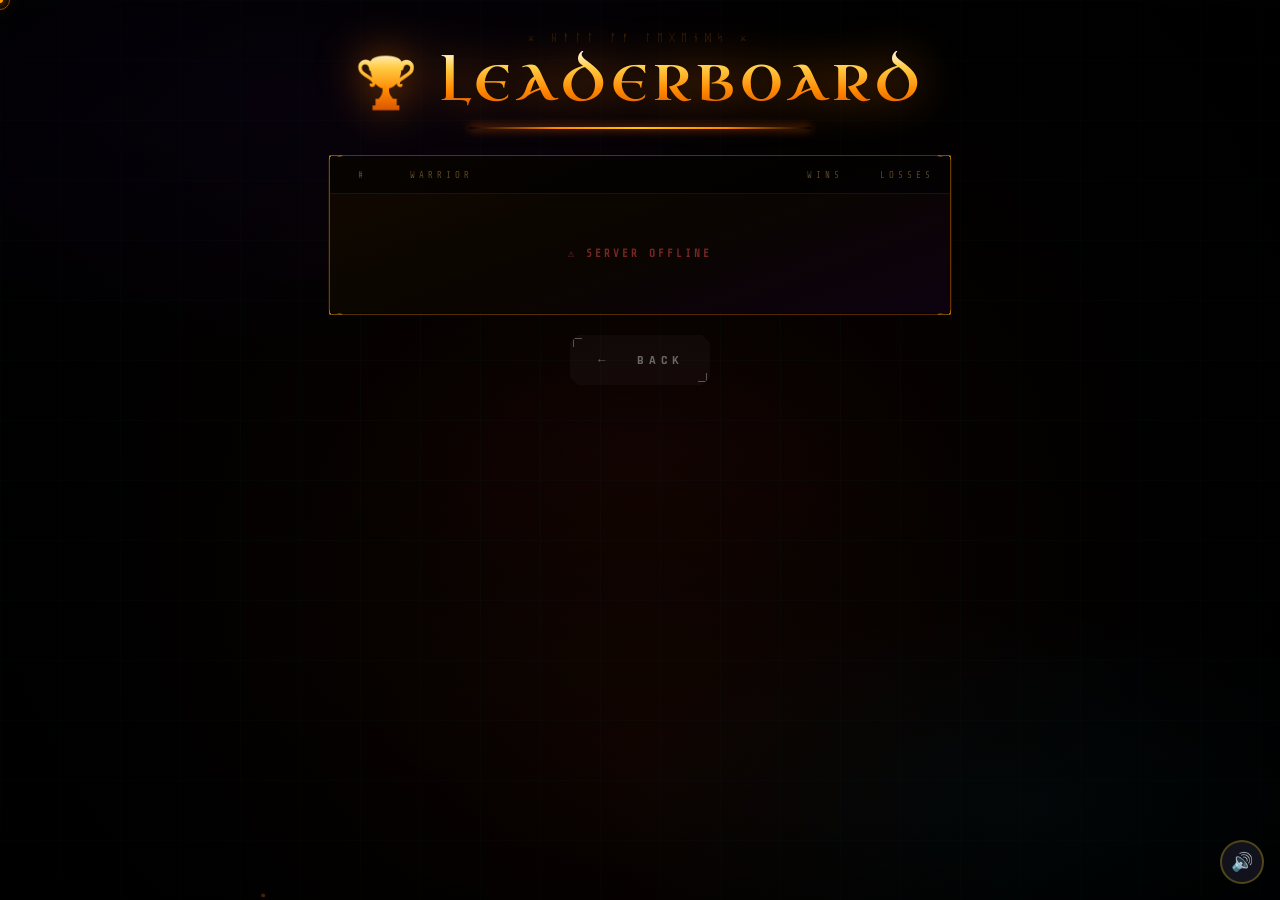
<file: pages/leaderboard.html>
<!DOCTYPE html>
<html lang="en">
<head>
<meta charset="UTF-8">
<meta name="viewport" content="width=device-width, initial-scale=1.0">
<title>Puzzle Warriors — Leaderboard</title>
<link rel="preconnect" href="https://fonts.googleapis.com">
<link href="https://fonts.googleapis.com/css2?family=Uncial+Antiqua&family=Rajdhani:wght@300;500;600;700&family=Share+Tech+Mono&display=swap" rel="stylesheet">
<link rel="stylesheet" href="../shared/styles.css">
<style>
*{margin:0;padding:0;box-sizing:border-box;}
html,body{width:100%;min-height:100%;background:#000;font-family:'Rajdhani',sans-serif;cursor:none;overflow-x:hidden;}
.cursor{position:fixed;width:20px;height:20px;pointer-events:none;z-index:9999;transform:translate(-50%,-50%);}
.cursor-inner{width:6px;height:6px;background:#ff9a00;border-radius:50%;position:absolute;top:50%;left:50%;transform:translate(-50%,-50%);box-shadow:0 0 10px #ff9a00,0 0 20px #ff6600;}
.cursor-outer{width:20px;height:20px;border:1px solid rgba(255,154,0,.5);border-radius:50%;position:absolute;top:0;left:0;animation:cp 2s ease infinite;}
@keyframes cp{0%,100%{transform:scale(1);opacity:.5}50%{transform:scale(1.4);opacity:.2}}
.cursor.cl .cursor-inner{transform:translate(-50%,-50%) scale(2);background:#fff;}
#bg-canvas{position:fixed;inset:0;z-index:0;pointer-events:none;}
#ember-canvas{position:fixed;inset:0;z-index:1;pointer-events:none;}
.vignette{position:fixed;inset:0;z-index:2;pointer-events:none;background:radial-gradient(ellipse 85% 85% at 50% 50%,transparent 20%,rgba(0,0,0,.85) 100%);}
.scan{position:fixed;inset:0;z-index:2;pointer-events:none;background:repeating-linear-gradient(0deg,transparent,transparent 2px,rgba(0,0,0,.07) 2px,rgba(0,0,0,.07) 3px);}
.page{position:relative;z-index:10;min-height:100vh;display:flex;flex-direction:column;align-items:center;padding:32px 20px 48px;}
.page-header{text-align:center;margin-bottom:28px;opacity:0;transform:translateY(-20px);animation:hIn .8s cubic-bezier(.16,1,.3,1) .1s forwards;}
@keyframes hIn{to{opacity:1;transform:translateY(0)}}
.page-rune{font-family:'Share Tech Mono',monospace;font-size:10px;letter-spacing:6px;color:rgba(255,150,0,.3);margin-bottom:8px;}
.page-title{font-family:'Uncial Antiqua',serif;font-size:clamp(26px,4.5vw,50px);letter-spacing:5px;background:linear-gradient(180deg,#fff8e0 0%,#ffcc44 25%,#ff8800 60%,#cc4400 100%);-webkit-background-clip:text;-webkit-text-fill-color:transparent;background-clip:text;filter:drop-shadow(0 0 22px rgba(255,120,0,.6));}
.page-rule{height:2px;width:0%;margin:10px auto 0;background:linear-gradient(90deg,transparent,#ff8800,#ffcc00,#ff8800,transparent);box-shadow:0 0 10px #ff6600;animation:ruleX .7s ease .6s forwards;}
@keyframes ruleX{to{width:60%;}}
.table-outer{width:100%;max-width:620px;position:relative;opacity:0;animation:fadeUp .6s ease .5s forwards;margin-bottom:22px;}
@keyframes fadeUp{from{opacity:0;transform:translateY(12px)}to{opacity:1;transform:translateY(0)}}
.table-border{position:absolute;inset:-2px;z-index:0;pointer-events:none;}
.table-border svg{width:100%;height:100%;}
.tb-path{stroke-dasharray:2600;stroke-dashoffset:2600;animation:tbDraw 1.4s ease .7s forwards;}
@keyframes tbDraw{to{stroke-dashoffset:0;}}
.table-inner{position:relative;z-index:1;background:linear-gradient(160deg,#120900,#0a0500,#0d0210);overflow:hidden;}
.lb-table{width:100%;border-collapse:collapse;}
.lb-table thead tr{background:rgba(0,0,0,.5);border-bottom:1px solid rgba(255,100,0,.2);}
.lb-table thead th{padding:13px 16px;font-family:'Share Tech Mono',monospace;font-size:9px;letter-spacing:4px;color:rgba(255,200,100,.35);text-align:left;font-weight:400;}
.lb-table thead th:first-child{text-align:center;width:64px;}
.lb-table thead th:nth-child(3),.lb-table thead th:nth-child(4){text-align:center;width:78px;}
.lb-row{border-bottom:1px solid rgba(255,80,0,.07);opacity:0;transform:translateX(-16px);transition:background .2s;}
.lb-row:hover{background:rgba(80,25,0,.22);}
.lb-row.animate{animation:rowIn .38s ease forwards;}
@keyframes rowIn{to{opacity:1;transform:translateX(0)}}
.lb-row.is-me{background:rgba(100,35,0,.22);border-color:rgba(255,150,0,.25);}
.lb-row.top1{background:linear-gradient(90deg,rgba(80,55,0,.25),rgba(40,25,0,.12),transparent);}
.lb-row.top2{background:linear-gradient(90deg,rgba(50,50,50,.18),rgba(20,20,20,.08),transparent);}
.lb-row.top3{background:linear-gradient(90deg,rgba(60,30,0,.18),rgba(30,15,0,.08),transparent);}
.lb-table td{padding:13px 16px;font-family:'Rajdhani',sans-serif;font-weight:600;font-size:15px;color:rgba(255,200,150,.6);vertical-align:middle;}
.lb-rank{text-align:center;font-family:'Uncial Antiqua',serif;font-size:18px;}
.rank-1{font-size:22px;animation:mg1 2s ease-in-out infinite;}
.rank-2{font-size:20px;animation:mg2 2.5s ease-in-out infinite;}
.rank-3{font-size:19px;animation:mg3 3s ease-in-out infinite;}
@keyframes mg1{0%,100%{filter:drop-shadow(0 0 8px #ffd700)}50%{filter:drop-shadow(0 0 22px #ffee44)}}
@keyframes mg2{0%,100%{filter:drop-shadow(0 0 5px #b0b0b0)}50%{filter:drop-shadow(0 0 15px #e0e0e0)}}
@keyframes mg3{0%,100%{filter:drop-shadow(0 0 5px #cd7f32)}50%{filter:drop-shadow(0 0 14px #ff9a44)}}
.rank-num{display:inline-flex;align-items:center;justify-content:center;width:28px;height:28px;background:rgba(255,80,0,.1);border:1px solid rgba(255,80,0,.2);font-family:'Share Tech Mono',monospace;font-size:11px;color:rgba(255,200,100,.4);}
.name-cell{color:rgba(255,220,170,.75);}
.you-tag{font-family:'Share Tech Mono',monospace;font-size:8px;letter-spacing:2px;background:rgba(255,150,0,.15);color:#ffcc44;padding:2px 8px;border:1px solid rgba(255,150,0,.3);margin-left:8px;vertical-align:middle;}
.wins-cell{text-align:center;color:#00ff88!important;font-weight:700;font-size:16px;text-shadow:0 0 10px rgba(0,255,100,.4);}
.losses-cell{text-align:center;color:rgba(255,80,80,.5)!important;}
.lb-empty{padding:40px;text-align:center;font-family:'Share Tech Mono',monospace;font-size:11px;letter-spacing:3px;color:rgba(255,200,100,.25);}
.lb-error{color:rgba(255,80,80,.45)!important;}
.lb-loading{padding:40px;text-align:center;}
.load-icon{font-size:32px;display:block;margin-bottom:10px;animation:lspin 1s linear infinite;filter:drop-shadow(0 0 10px rgba(255,120,0,.6));}
@keyframes lspin{from{transform:rotate(0deg)}to{transform:rotate(360deg)}}
.load-txt{font-family:'Share Tech Mono',monospace;font-size:10px;letter-spacing:4px;color:rgba(255,200,100,.3);}
.forge-btn{position:relative;height:50px;min-width:140px;border:none;cursor:pointer;font-family:'Rajdhani',sans-serif;font-weight:700;font-size:12px;letter-spacing:5px;text-transform:uppercase;overflow:hidden;transition:transform .12s,filter .15s;clip-path:polygon(8px 0%,calc(100% - 8px) 0%,100% 8px,100% calc(100% - 8px),calc(100% - 8px) 100%,8px 100%,0% calc(100% - 8px),0% 8px);display:flex;align-items:center;justify-content:center;padding:0 22px;background:rgba(255,255,255,.03);color:rgba(255,255,255,.38);box-shadow:0 0 0 1px rgba(255,255,255,.08);}
.forge-btn:hover{transform:scale(1.04);color:rgba(255,220,150,.7);box-shadow:0 0 0 1px rgba(255,200,100,.2);}
.forge-btn:active{transform:scale(.96);}
.forge-btn::before,.forge-btn::after{content:'';position:absolute;width:8px;height:8px;border-color:rgba(255,255,255,.3);border-style:solid;transition:width .2s,height .2s;}
.forge-btn::before{top:3px;left:3px;border-width:1.5px 0 0 1.5px;}
.forge-btn::after{bottom:3px;right:3px;border-width:0 1.5px 1.5px 0;}
.forge-btn:hover::before,.forge-btn:hover::after{width:14px;height:14px;}
.back-wrap{opacity:0;animation:fadeUp .5s ease 1s forwards;}
#toast{position:fixed;top:20px;left:50%;transform:translateX(-50%);z-index:9999;background:rgba(10,3,0,.95);border:1px solid rgba(255,100,0,.4);padding:10px 24px;font-family:'Share Tech Mono',monospace;font-size:11px;letter-spacing:3px;color:#ffcc88;opacity:0;transition:opacity .3s;pointer-events:none;clip-path:polygon(6px 0%,calc(100% - 6px) 0%,100% 6px,100% calc(100% - 6px),calc(100% - 6px) 100%,6px 100%,0% calc(100% - 6px),0% 6px);}
#toast.show{opacity:1;}
</style>
</head>
<body>
<div class="cursor" id="cursor"><div class="cursor-outer"></div><div class="cursor-inner"></div></div>
<canvas id="bg-canvas"></canvas><canvas id="ember-canvas"></canvas>
<div class="vignette"></div><div class="scan"></div><div id="toast"></div>
<div class="page">
  <div class="page-header">
    <div class="page-rune">⚔ ᚺᚨᛚᛚ ᚩᚠ ᛚᛖᚷᛖᚾᛞᛋ ⚔</div>
    <div class="page-title">🏆 LEADERBOARD</div>
    <div class="page-rule"></div>
  </div>
  <div class="table-outer">
    <div class="table-border">
      <svg viewBox="0 0 620 500" preserveAspectRatio="none" xmlns="http://www.w3.org/2000/svg">
        <defs>
          <linearGradient id="tbG" x1="0%" y1="0%" x2="100%" y2="100%">
            <stop offset="0%" stop-color="#ff8800"><animate attributeName="stop-color" values="#ff8800;#ffcc00;#ff4400;#ff8800" dur="3s" repeatCount="indefinite"/></stop>
            <stop offset="100%" stop-color="#ff4400"><animate attributeName="stop-color" values="#ff4400;#ff8800;#ffcc00;#ff4400" dur="4s" repeatCount="indefinite"/></stop>
          </linearGradient>
          <filter id="tbGlow"><feGaussianBlur stdDeviation="2" result="b"/><feMerge><feMergeNode in="b"/><feMergeNode in="SourceGraphic"/></feMerge></filter>
        </defs>
        <path class="tb-path" d="M14,2 L606,2 L618,14 L618,486 L606,498 L14,498 L2,486 L2,14 Z" fill="none" stroke="url(#tbG)" stroke-width="1" filter="url(#tbGlow)" opacity=".7"/>
        <path d="M2,14 L2,2 L14,2" fill="none" stroke="#ffaa00" stroke-width="1.5" opacity=".9"/>
        <path d="M606,2 L618,2 L618,14" fill="none" stroke="#ffaa00" stroke-width="1.5" opacity=".9"/>
        <path d="M618,486 L618,498 L606,498" fill="none" stroke="#ffaa00" stroke-width="1.5" opacity=".9"/>
        <path d="M14,498 L2,498 L2,486" fill="none" stroke="#ffaa00" stroke-width="1.5" opacity=".9"/>
      </svg>
    </div>
    <div class="table-inner">
      <table class="lb-table">
        <thead><tr><th>#</th><th>WARRIOR</th><th>WINS</th><th>LOSSES</th></tr></thead>
        <tbody id="lb-body">
          <tr><td colspan="4"><div class="lb-loading"><span class="load-icon">⚔</span><div class="load-txt">SUMMONING WARRIORS...</div></div></td></tr>
        </tbody>
      </table>
    </div>
  </div>
  <div class="back-wrap"><button class="forge-btn" onclick="window.history.back()">← &nbsp; BACK</button></div>
</div>
<script src="../shared/eventbus.js"></script>
<script src="../shared/state.js"></script>
<script src="../shared/api.js"></script>
<script src="../shared/sfx.js"></script>
<script src="../shared/navigation.js"></script>
<script src="../shared/auth.js"></script>
<script src="../shared/ui.js"></script>
<script src="../shared/main.js"></script>
<script>
var cur=document.getElementById('cursor');
document.addEventListener('mousemove',function(e){cur.style.left=e.clientX+'px';cur.style.top=e.clientY+'px';});
document.addEventListener('mousedown',function(){cur.classList.add('cl');});
document.addEventListener('mouseup',function(){cur.classList.remove('cl');});

// ── Battle BGM + Mute Button sync ─────────────────────────────────
var _bgm = new Audio('../shared/battle.mp3');
_bgm.loop   = true;
_bgm.volume = 0.35;
_bgm.play().catch(function(){});
window.addEventListener('beforeunload', function(){ _bgm.pause(); });

// Mute button: find it once it exists, then keep _bgm in sync
function _syncMuteBtn() {
  var btn = document.getElementById('mute-btn');
  if (!btn) {
    // Button not created yet — wait a tick and retry
    setTimeout(_syncMuteBtn, 100);
    return;
  }
  // Override the button's onclick to also mute _bgm
  var _origClick = btn.onclick;
  btn.onclick = function() {
    if (_origClick) _origClick.call(btn);
    // sfx:toggled will fire after this — handled below
  };
}
_syncMuteBtn();

// This fires every time the mute button is clicked
EventBus.on('sfx:toggled', function(d) {
  _bgm.muted = !d.enabled;
});


function esc(s){return String(s).replace(/&/g,'&amp;').replace(/</g,'&lt;').replace(/>/g,'&gt;');}
async function loadLeaderboard(){
  var tbody=document.getElementById('lb-body');
  try{
    var r=await API.getLeaderboard();
    if(!r.ok||!r.data.leaderboard){tbody.innerHTML='<tr><td colspan="4"><div class="lb-empty lb-error">⚠ COULD NOT LOAD LEADERBOARD</div></td></tr>';return;}
    var players=r.data.leaderboard;
    if(!players.length){tbody.innerHTML='<tr><td colspan="4"><div class="lb-empty">NO WARRIORS YET — BE THE FIRST!</div></td></tr>';return;}
    var medals=['🥇','🥈','🥉'],topCls=['top1','top2','top3'],me=State.getUser();
    tbody.innerHTML=players.map(function(u,i){
      var isMe=me&&u.username===me.username;
      var rnk=i<3?'<span class="rank-'+(i+1)+'">'+medals[i]+'</span>':'<span class="rank-num">#'+(i+1)+'</span>';
      var tc=i<3?topCls[i]:'';
      return '<tr class="lb-row '+(isMe?'is-me ':'')+tc+'" style="animation-delay:'+(i*.07+.7)+'s"><td class="lb-rank">'+rnk+'</td><td class="name-cell">'+esc(u.username)+(isMe?'<span class="you-tag">YOU</span>':'')+'</td><td class="wins-cell">'+(u.wins||0)+'</td><td class="losses-cell">'+(u.losses||0)+'</td></tr>';
    }).join('');
    setTimeout(function(){document.querySelectorAll('.lb-row').forEach(function(r){r.classList.add('animate');});},50);
  }catch(e){tbody.innerHTML='<tr><td colspan="4"><div class="lb-empty lb-error">⚠ SERVER OFFLINE</div></td></tr>';}
}
(function(){var C=document.getElementById('bg-canvas'),ctx=C.getContext('2d'),W,H,pts=[],t=0;function resize(){W=C.width=innerWidth;H=C.height=innerHeight;}addEventListener('resize',resize);resize();for(var i=0;i<110;i++)pts.push({x:Math.random()*W,y:H+Math.random()*150,r:Math.random()*2.5+.4,vx:(Math.random()-.5)*.4,vy:-(Math.random()*1.2+.3),life:Math.random(),max:Math.random()*.65+.3,hue:Math.random()*25+5});function draw(){ctx.clearRect(0,0,W,H);t++;var bg=ctx.createRadialGradient(W/2,H*.85,0,W/2,H*.4,H*.9);bg.addColorStop(0,'rgba(70,18,0,.28)');bg.addColorStop(1,'rgba(0,0,0,0)');ctx.fillStyle=bg;ctx.fillRect(0,0,W,H);pts.forEach(function(p){p.life+=.011;if(p.life>p.max){p.y=H+20;p.x=Math.random()*W;p.life=0;p.max=Math.random()*.65+.3;}var pg=p.life/p.max,a=pg<.2?pg/.2:pg>.7?(1-pg)/.3:1;a*=.72;ctx.beginPath();ctx.arc(p.x,p.y,p.r*(1-pg*.5),0,Math.PI*2);ctx.fillStyle='hsla('+(p.hue+pg*15)+','+(85-pg*25)+'%,'+(65-pg*35)+'%,'+a+')';ctx.fill();p.x+=p.vx+Math.sin(t*.02+p.y*.01)*.3;p.y+=p.vy;});requestAnimationFrame(draw);}draw();})();
(function(){var C=document.getElementById('ember-canvas'),ctx=C.getContext('2d'),W,H,em=[];function resize(){W=C.width=innerWidth;H=C.height=innerHeight;}addEventListener('resize',resize);resize();for(var i=0;i<40;i++)em.push({x:Math.random()*W,y:H+Math.random()*H,vx:(Math.random()-.5)*.7,vy:-(Math.random()*1.3+.4),r:Math.random()*2+.4,a:Math.random()*.4+.1,c:Math.random()>.5?'255,120,30':'255,200,60'});function draw(){ctx.clearRect(0,0,W,H);em.forEach(function(e){e.a-=.003;if(e.a<=0){e.x=Math.random()*W;e.y=H+10;e.a=.5+Math.random()*.4;}e.x+=e.vx;e.y+=e.vy;e.vx*=.985;ctx.beginPath();ctx.arc(e.x,e.y,e.r,0,Math.PI*2);ctx.fillStyle='rgba('+e.c+','+e.a+')';ctx.fill();});requestAnimationFrame(draw);}draw();})();
loadLeaderboard();
</script>
</body>
</html>
</file>
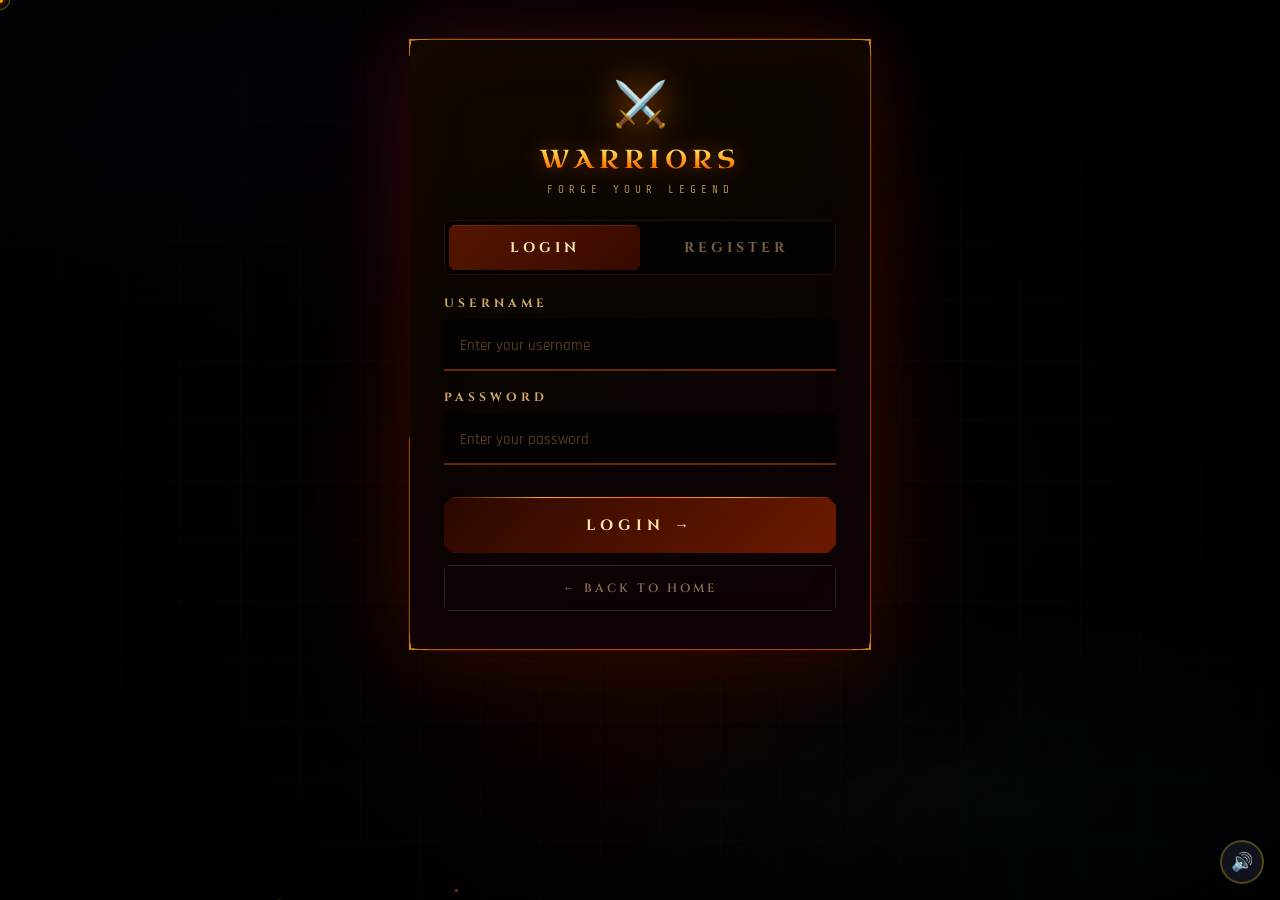
<file: pages/menu.html>
<!DOCTYPE html>
<html lang="en">
<head>
<meta charset="UTF-8">
<meta name="viewport" content="width=device-width, initial-scale=1.0">
<title>Puzzle Warriors — Menu</title>
<link rel="preconnect" href="https://fonts.googleapis.com">
<link href="https://fonts.googleapis.com/css2?family=Uncial+Antiqua&family=Rajdhani:wght@300;500;600;700&family=Share+Tech+Mono&family=Cinzel:wght@600;700&display=swap" rel="stylesheet">
<link rel="stylesheet" href="../shared/styles.css">
<style>
*{margin:0;padding:0;box-sizing:border-box;}
html,body{width:100%;height:100%;overflow:hidden;background:#000;font-family:'Rajdhani',sans-serif;cursor:none;}
.cursor{position:fixed;width:20px;height:20px;pointer-events:none;z-index:9999;transform:translate(-50%,-50%);}
.cursor-inner{width:6px;height:6px;background:#ff9a00;border-radius:50%;position:absolute;top:50%;left:50%;transform:translate(-50%,-50%);box-shadow:0 0 10px #ff9a00,0 0 20px #ff6600;}
.cursor-outer{width:20px;height:20px;border:1px solid rgba(255,154,0,.5);border-radius:50%;position:absolute;top:0;left:0;animation:cp 2s ease infinite;}
@keyframes cp{0%,100%{transform:scale(1);opacity:.5}50%{transform:scale(1.4);opacity:.2}}
.cursor.cl .cursor-inner{transform:translate(-50%,-50%) scale(2);background:#fff;}
#bg-canvas{position:fixed;inset:0;z-index:0;pointer-events:none;}
#ember-canvas{position:fixed;inset:0;z-index:1;pointer-events:none;}
.vignette{position:fixed;inset:0;z-index:2;pointer-events:none;background:radial-gradient(ellipse 80% 80% at 50% 50%,transparent 20%,rgba(0,0,0,.85) 100%);}
.scan{position:fixed;inset:0;z-index:2;pointer-events:none;background:repeating-linear-gradient(0deg,transparent,transparent 2px,rgba(0,0,0,.07) 2px,rgba(0,0,0,.07) 3px);}
.stage{position:relative;z-index:10;display:flex;flex-direction:column;align-items:center;justify-content:center;height:100vh;padding:20px;gap:0;}
.header{text-align:center;margin-bottom:24px;opacity:0;transform:translateY(-24px);animation:hIn .8s cubic-bezier(.16,1,.3,1) .1s forwards;}
@keyframes hIn{to{opacity:1;transform:translateY(0)}}
.welcome-lbl{font-family:'Share Tech Mono',monospace;font-size:11px;letter-spacing:8px;color:rgba(255,210,130,.7);margin-bottom:6px;}
.username{font-family:'Uncial Antiqua',serif;font-size:clamp(24px,5vw,52px);letter-spacing:4px;background:linear-gradient(180deg,#fff8e0 0%,#ffcc44 25%,#ff8800 55%,#cc4400 100%);background-size:100% 200%;-webkit-background-clip:text;-webkit-text-fill-color:transparent;background-clip:text;filter:drop-shadow(0 0 20px rgba(255,120,0,.6));animation:nameFlow 5s ease infinite;}
@keyframes nameFlow{0%,100%{background-position:0% 0%}50%{background-position:0% 100%}}
.stat-zone{display:flex;gap:24px;margin-bottom:20px;opacity:0;transform:scale(.88);animation:zoneIn .7s cubic-bezier(.34,1.56,.64,1) .3s forwards;}
@keyframes zoneIn{to{opacity:1;transform:scale(1)}}
.stat-ring-wrap{position:relative;width:110px;height:110px;display:flex;align-items:center;justify-content:center;}
.stat-ring-wrap svg{position:absolute;inset:0;width:100%;height:100%;}
.ring-bg{fill:none;stroke:rgba(255,255,255,.06);stroke-width:3;}
.ring-fill{fill:none;stroke-width:3;stroke-linecap:round;transform-origin:center;transform:rotate(-90deg);stroke-dasharray:283;stroke-dashoffset:283;transition:stroke-dashoffset 1.4s cubic-bezier(.4,0,.2,1) .8s;}
.ring-glow{fill:none;stroke-width:7;stroke-linecap:round;transform-origin:center;transform:rotate(-90deg);stroke-dasharray:283;stroke-dashoffset:283;opacity:.2;transition:stroke-dashoffset 1.4s cubic-bezier(.4,0,.2,1) .8s;filter:blur(4px);}
.ring-wins .ring-fill{stroke:url(#gG);}
.ring-wins .ring-glow{stroke:#00ff88;}
.ring-losses .ring-fill{stroke:url(#rG);}
.ring-losses .ring-glow{stroke:#ff4455;}
.ring-inner{position:relative;z-index:1;text-align:center;}
.ring-num{font-family:'Rajdhani',sans-serif;font-weight:700;font-size:32px;display:block;line-height:1;}
.ring-wins .ring-num{color:#00ff88;text-shadow:0 0 15px rgba(0,255,136,.6);}
.ring-losses .ring-num{color:#ff4455;text-shadow:0 0 15px rgba(255,44,85,.6);}
.ring-lbl{font-family:'Share Tech Mono',monospace;font-size:9px;letter-spacing:3px;color:rgba(255,220,160,.65);margin-top:2px;}
.wr-zone{width:100%;max-width:260px;margin-bottom:20px;opacity:0;animation:fadeU .5s ease .5s forwards;}
@keyframes fadeU{from{opacity:0;transform:translateY(6px)}to{opacity:1;transform:translateY(0)}}
.wr-head{display:flex;justify-content:space-between;font-family:'Share Tech Mono',monospace;font-size:10px;color:rgba(255,210,130,.75);letter-spacing:3px;margin-bottom:7px;}
.wr-track{position:relative;height:5px;background:rgba(255,255,255,.06);border-radius:3px;overflow:hidden;clip-path:polygon(3px 0%,calc(100% - 3px) 0%,100% 3px,100% calc(100% - 3px),calc(100% - 3px) 100%,3px 100%,0% calc(100% - 3px),0% 3px);}
.wr-fill{height:100%;width:0%;background:linear-gradient(90deg,#cc2200,#ff8800,#ffcc00,#88ff44);box-shadow:0 0 10px rgba(255,150,0,.5);transition:width 1.3s cubic-bezier(.4,0,.2,1) .9s;position:relative;}
.wr-fill::after{content:'';position:absolute;top:0;left:0;height:100%;width:50%;background:linear-gradient(90deg,transparent,rgba(255,255,255,.4),transparent);animation:wrShim 2.5s ease infinite 2s;}
@keyframes wrShim{0%{transform:translateX(-100%)}100%{transform:translateX(250%)}}
.quote{max-width:320px;text-align:center;margin-bottom:18px;font-family:'Rajdhani',sans-serif;font-size:14px;font-weight:600;font-style:italic;color:rgba(255,220,160,.75);line-height:1.65;border-left:2px solid rgba(255,150,50,.45);padding-left:14px;opacity:0;animation:fadeU .8s ease .7s forwards;}
.btns{display:flex;flex-direction:column;gap:9px;width:100%;max-width:320px;}
.mnu{position:relative;height:54px;border:none;cursor:pointer;font-family:'Cinzel',serif;font-weight:700;font-size:13px;letter-spacing:4px;text-transform:uppercase;display:flex;align-items:center;justify-content:center;gap:10px;overflow:hidden;transition:transform .12s,filter .15s;clip-path:polygon(8px 0%,calc(100% - 8px) 0%,100% 8px,100% calc(100% - 8px),calc(100% - 8px) 100%,8px 100%,0% calc(100% - 8px),0% 8px);opacity:0;transform:translateX(-30px);}
.mnu:nth-child(1){animation:btnIn .5s ease .55s forwards;}
.mnu:nth-child(2){animation:btnIn .5s ease .65s forwards;}
.mnu:nth-child(4){animation:btnIn .5s ease .75s forwards;}
.mnu:nth-child(5){animation:btnIn .5s ease .85s forwards;}
.mnu:nth-child(6){animation:btnIn .5s ease .95s forwards;}
@keyframes btnIn{to{opacity:1;transform:translateX(0)}}
.mnu:hover{transform:scale(1.03);filter:brightness(1.18);}
.mnu:active{transform:scale(.96);}
.mnu::before,.mnu::after{content:'';position:absolute;width:8px;height:8px;border-color:rgba(255,255,255,.3);border-style:solid;transition:width .2s,height .2s;}
.mnu::before{top:3px;left:3px;border-width:1.5px 0 0 1.5px;}
.mnu::after{bottom:3px;right:3px;border-width:0 1.5px 1.5px 0;}
.mnu:hover::before,.mnu:hover::after{width:14px;height:14px;}
.mnu.battle{background:linear-gradient(135deg,#2a0800,#6a1800,#2a0800);background-size:200%;color:#ffe8aa;height:62px;font-size:14px;letter-spacing:6px;box-shadow:0 0 0 1px rgba(200,60,0,.5),0 0 40px rgba(180,40,0,.3),inset 0 1px 0 rgba(255,150,50,.15);animation:btnIn .5s ease .55s forwards,bgPulse 4s ease infinite;}
@keyframes bgPulse{0%,100%{background-position:0%}50%{background-position:100%}}
.mnu.battle:hover{box-shadow:0 0 0 1px rgba(255,150,0,.8),0 0 60px rgba(255,80,0,.5);color:#ffffff;}
.mnu.battle::after{content:'';position:absolute;bottom:0;left:0;right:0;height:1px;background:linear-gradient(90deg,transparent,#ff8800,#ffcc00,#ff8800,transparent);animation:fireLine 2.5s ease infinite;}
@keyframes fireLine{0%{opacity:0;transform:scaleX(.2)}40%{opacity:1}100%{opacity:0;transform:scaleX(1.3)}}
.mnu.battle .sweep{position:absolute;top:0;left:-100%;width:50%;height:100%;background:linear-gradient(90deg,transparent,rgba(255,180,50,.2),transparent);animation:swp 3s ease infinite 3s;}
@keyframes swp{0%{left:-100%}50%,100%{left:150%}}
.mnu.gold{background:rgba(180,120,0,.12);color:#ffdd77;box-shadow:0 0 0 1px rgba(200,150,0,.35);}
.mnu.gold:hover{box-shadow:0 0 0 1px rgba(255,200,50,.65),0 0 20px rgba(200,100,0,.2);color:#ffffff;}
.mnu.ghost{background:rgba(255,255,255,.04);color:rgba(255,220,160,.68);box-shadow:0 0 0 1px rgba(255,200,100,.18);}
.mnu.ghost:hover{color:#ffffff;box-shadow:0 0 0 1px rgba(255,200,100,.4);}
.divider{height:1px;background:linear-gradient(90deg,transparent,rgba(255,150,50,.2),transparent);margin:2px 0;opacity:0;animation:fadeU .5s ease .7s forwards;}
.coin{background:rgba(200,130,0,.2);color:#ffdd66;font-size:11px;padding:3px 10px;border-radius:2px;font-family:'Share Tech Mono',monospace;border:1px solid rgba(200,130,0,.4);letter-spacing:1px;}
.svg-defs{position:absolute;width:0;height:0;}
#toast{position:fixed;top:20px;left:50%;transform:translateX(-50%);z-index:9999;background:rgba(10,3,0,.95);border:1px solid rgba(255,100,0,.4);padding:10px 24px;font-family:'Share Tech Mono',monospace;font-size:11px;letter-spacing:3px;color:#ffcc88;opacity:0;transition:opacity .3s;pointer-events:none;clip-path:polygon(6px 0%,calc(100% - 6px) 0%,100% 6px,100% calc(100% - 6px),calc(100% - 6px) 100%,6px 100%,0% calc(100% - 6px),0% 6px);}
#toast.show{opacity:1;}
</style>
</head>
<body>
<div class="cursor" id="cursor"><div class="cursor-outer"></div><div class="cursor-inner"></div></div>
<svg class="svg-defs">
  <defs>
    <linearGradient id="gG" x1="0%" y1="0%" x2="100%" y2="0%"><stop offset="0%" stop-color="#00aa55"/><stop offset="100%" stop-color="#00ff88"/></linearGradient>
    <linearGradient id="rG" x1="0%" y1="0%" x2="100%" y2="0%"><stop offset="0%" stop-color="#aa0022"/><stop offset="100%" stop-color="#ff4455"/></linearGradient>
  </defs>
</svg>
<canvas id="bg-canvas"></canvas>
<canvas id="ember-canvas"></canvas>
<div class="vignette"></div>
<div class="scan"></div>
<div id="toast"></div>
<div class="stage">
  <div class="header">
    <div class="welcome-lbl">⚔ WELCOME BACK, WARRIOR ⚔</div>
    <div class="username" id="menu-username">WARRIOR</div>
  </div>
  <div class="stat-zone">
    <div class="stat-ring-wrap ring-wins">
      <svg viewBox="0 0 100 100">
        <circle class="ring-bg" cx="50" cy="50" r="45"/>
        <circle class="ring-glow" id="ring-w-glow" cx="50" cy="50" r="45"/>
        <circle class="ring-fill" id="ring-w-fill" cx="50" cy="50" r="45"/>
      </svg>
      <div class="ring-inner"><span class="ring-num" id="stat-wins">0</span><div class="ring-lbl">WINS</div></div>
    </div>
    <div class="stat-ring-wrap ring-losses">
      <svg viewBox="0 0 100 100">
        <circle class="ring-bg" cx="50" cy="50" r="45"/>
        <circle class="ring-glow" id="ring-l-glow" cx="50" cy="50" r="45"/>
        <circle class="ring-fill" id="ring-l-fill" cx="50" cy="50" r="45"/>
      </svg>
      <div class="ring-inner"><span class="ring-num" id="stat-losses">0</span><div class="ring-lbl">LOSSES</div></div>
    </div>
  </div>
  <div class="wr-zone">
    <div class="wr-head"><span>WIN RATE</span><span id="wr-pct">—</span></div>
    <div class="wr-track"><div class="wr-fill" id="wr-fill"></div></div>
  </div>
  <div class="quote" id="quote-mini"></div>
  <div class="btns">
    <button class="mnu battle" onclick="window.location.href='warrior-select.html'">
      <div class="sweep"></div>
      <span style="position:relative;z-index:1">⚔ &nbsp; NEW BATTLE</span>
    </button>
    <button class="mnu gold" onclick="window.location.href='leaderboard.html'">
      <span style="position:relative;z-index:1">🏆 &nbsp; LEADERBOARD</span>
    </button>
    <div class="divider"></div>
    <button class="mnu ghost" onclick="window.location.href='howto.html'">
      <span style="position:relative;z-index:1">📖 &nbsp; HOW TO PLAY</span>
    </button>
    <button class="mnu ghost" onclick="window.location.href='shop.html'">
      <span style="position:relative;z-index:1">🏪 &nbsp; POWER-UP SHOP</span>
      <span class="coin" id="menu-coin-badge">🪙 0</span>
    </button>
    <button class="mnu ghost" onclick="Auth.logout()">
      <span style="position:relative;z-index:1">↩ &nbsp; LOGOUT</span>
    </button>
  </div>
</div>
<script src="../shared/eventbus.js"></script>
<script src="../shared/state.js"></script>
<script src="../shared/api.js"></script>
<script src="../shared/sfx.js"></script>
<script src="../shared/navigation.js"></script>
<script src="../shared/auth.js"></script>
<script src="../shared/ui.js"></script>
<script src="../shared/main.js"></script>
<script>
if(!State.isLoggedIn()) window.location.href='auth.html';

var cur=document.getElementById('cursor');
document.addEventListener('mousemove',function(e){cur.style.left=e.clientX+'px';cur.style.top=e.clientY+'px';});
document.addEventListener('mousedown',function(){cur.classList.add('cl');});
document.addEventListener('mouseup',function(){cur.classList.remove('cl');});

// ── Battle BGM + Mute Button sync ──────────────────────────────────
var _bgm = new Audio('../shared/battle.mp3');
_bgm.loop   = true;
_bgm.volume = 0.35;
_bgm.play().catch(function(e){ console.warn('[BGM] play blocked:', e); });
window.addEventListener('beforeunload', function(){ _bgm.pause(); });

EventBus.on('sfx:toggled', function(d) {
  _bgm.muted = !d.enabled;
});

setTimeout(function() {
  var btn = document.getElementById('mute-btn');
  if (btn) { var orig = btn.onclick; btn.onclick = function(e){ if(orig) orig.call(this,e); }; }
}, 500);

var QUOTES=[
  '"The puzzle is the battlefield. Your mind is the weapon."',
  '"Every correct answer is a blade drawn."',
  '"Sharpen your mind. Crush your enemies."',
  '"Victory belongs to those who think fastest."',
  '"The forge never rests. Neither should you."',
  '"Knowledge is the deadliest weapon in the arena."',
  '"Doubt is the only enemy you cannot defeat."',
];

function setRing(id,pct){
  var off=283*(1-pct/100);
  document.getElementById('ring-'+id+'-fill').style.strokeDashoffset=off;
  document.getElementById('ring-'+id+'-glow').style.strokeDashoffset=off;
}

function countUp(el,target){
  var cur=0,steps=55,inc=target/steps;
  var iv=setInterval(function(){cur=Math.min(cur+inc,target);el.textContent=Math.floor(cur);if(cur>=target)clearInterval(iv);},22);
}

function updateStats(user){
  var w=user.wins||0,l=user.losses||0,tot=w+l;
  document.getElementById('menu-username').textContent=(user.username||'WARRIOR').toUpperCase();
  countUp(document.getElementById('stat-wins'),w);
  countUp(document.getElementById('stat-losses'),l);
  if(tot>0){
    var mx=Math.max(w,l)||1;
    setRing('w',Math.round(w/mx*100));
    setRing('l',Math.round(l/mx*100));
    var pct=Math.round(w/tot*100);
    document.getElementById('wr-pct').textContent=pct+'%';
    document.getElementById('wr-fill').style.width=pct+'%';
  }
}

async function loadMenu(){
  var user=State.getUser();if(!user)return;
  document.getElementById('menu-coin-badge').textContent='🪙 '+(parseInt(localStorage.getItem('pw_coins')||'0',10));
  document.getElementById('quote-mini').textContent=QUOTES[Math.floor(Math.random()*QUOTES.length)];
  setTimeout(function(){updateStats(user);},420);
  try{
    var r=await API.getMe();
    if(r.ok&&r.data.user){State.setUser(r.data.user);updateStats(r.data.user);}
  }catch(e){}
}

(function(){var C=document.getElementById('bg-canvas'),ctx=C.getContext('2d'),W,H,pts=[],t=0;function resize(){W=C.width=innerWidth;H=C.height=innerHeight;}addEventListener('resize',resize);resize();for(var i=0;i<120;i++)pts.push({x:Math.random()*W,y:H+Math.random()*150,r:Math.random()*2.5+.4,vx:(Math.random()-.5)*.4,vy:-(Math.random()*1.3+.3),life:Math.random(),max:Math.random()*.65+.3,hue:Math.random()*25+5});function draw(){ctx.clearRect(0,0,W,H);t++;var bg=ctx.createRadialGradient(W/2,H,0,W/2,H*.5,H);bg.addColorStop(0,'rgba(70,18,0,.3)');bg.addColorStop(1,'rgba(0,0,0,0)');ctx.fillStyle=bg;ctx.fillRect(0,0,W,H);pts.forEach(function(p){p.life+=.011;if(p.life>p.max){p.y=H+20;p.x=Math.random()*W;p.life=0;p.max=Math.random()*.65+.3;}var pg=p.life/p.max,a=pg<.2?pg/.2:pg>.7?(1-pg)/.3:1;a*=.75;ctx.beginPath();ctx.arc(p.x,p.y,p.r*(1-pg*.5),0,Math.PI*2);ctx.fillStyle='hsla('+(p.hue+pg*15)+','+(85-pg*25)+'%,'+(65-pg*35)+'%,'+a+')';ctx.fill();p.x+=p.vx+Math.sin(t*.02+p.y*.01)*.3;p.y+=p.vy;});requestAnimationFrame(draw);}draw();})();
(function(){var C=document.getElementById('ember-canvas'),ctx=C.getContext('2d'),W,H,em=[];function resize(){W=C.width=innerWidth;H=C.height=innerHeight;}addEventListener('resize',resize);resize();for(var i=0;i<50;i++)em.push({x:Math.random()*W,y:H+Math.random()*H,vx:(Math.random()-.5)*.8,vy:-(Math.random()*1.4+.4),r:Math.random()*2+.4,a:Math.random()*.5+.1,c:Math.random()>.5?'255,120,30':'255,200,60'});var mx=-1,my=-1;document.addEventListener('mousemove',function(e){mx=e.clientX;my=e.clientY;});function draw(){ctx.clearRect(0,0,W,H);em.forEach(function(e){e.a-=.003;if(e.a<=0){e.x=Math.random()*W;e.y=H+10;e.a=.5+Math.random()*.4;}if(mx>=0){var dx=e.x-mx,dy=e.y-my,d=Math.sqrt(dx*dx+dy*dy);if(d<100){e.vx+=dx/d*.06;e.vy+=dy/d*.02;}}e.x+=e.vx;e.y+=e.vy;e.vx*=.98;ctx.beginPath();ctx.arc(e.x,e.y,e.r,0,Math.PI*2);ctx.fillStyle='rgba('+e.c+','+e.a+')';ctx.fill();if(e.r>1&&e.a>.25){ctx.beginPath();ctx.moveTo(e.x-e.r*3,e.y);ctx.lineTo(e.x+e.r*3,e.y);ctx.moveTo(e.x,e.y-e.r*3);ctx.lineTo(e.x,e.y+e.r*3);ctx.strokeStyle='rgba('+e.c+','+e.a*.4+')';ctx.lineWidth=.5;ctx.stroke();}});requestAnimationFrame(draw);}draw();})();

loadMenu();
</script>
</body>
</html>
</file>
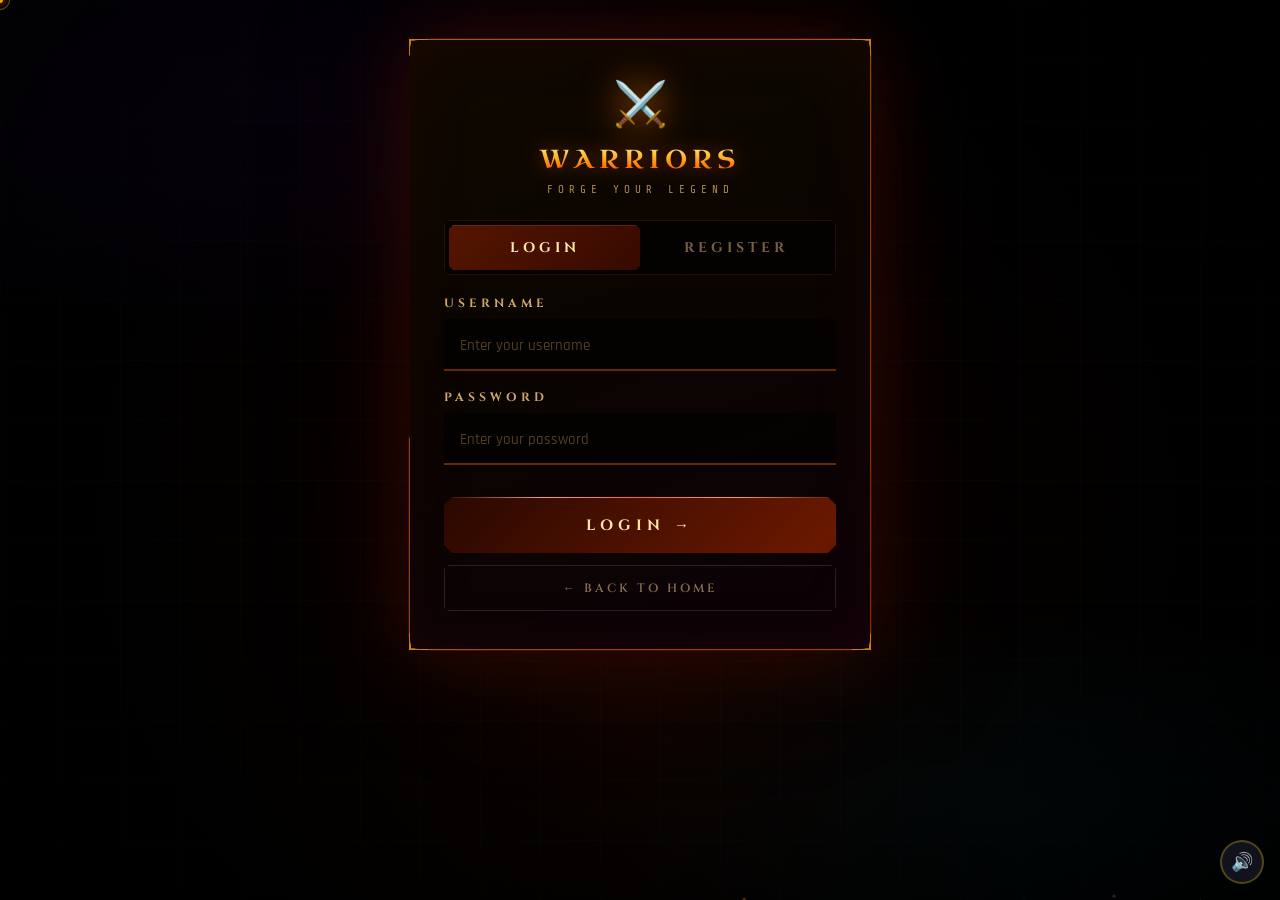
<file: pages/result.html>
<!DOCTYPE html>
<html lang="en">
<head>
<meta charset="UTF-8">
<meta name="viewport" content="width=device-width, initial-scale=1.0">
<title>Puzzle Warriors — Result</title>
<link rel="preconnect" href="https://fonts.googleapis.com">
<link href="https://fonts.googleapis.com/css2?family=Uncial+Antiqua&family=Rajdhani:wght@300;500;600;700&family=Share+Tech+Mono&display=swap" rel="stylesheet">
<link rel="stylesheet" href="../shared/styles.css">
<style>
*{margin:0;padding:0;box-sizing:border-box;}
html,body{width:100%;min-height:100%;background:#000;font-family:'Rajdhani',sans-serif;cursor:none;overflow-x:hidden;}

/* ── CURSOR ── */
.cursor{position:fixed;width:20px;height:20px;pointer-events:none;z-index:9999;transform:translate(-50%,-50%);}
.cursor-inner{width:6px;height:6px;background:#ff9a00;border-radius:50%;position:absolute;top:50%;left:50%;transform:translate(-50%,-50%);box-shadow:0 0 10px #ff9a00,0 0 20px #ff6600;}
.cursor-outer{width:20px;height:20px;border:1px solid rgba(255,154,0,.5);border-radius:50%;position:absolute;top:0;left:0;animation:cp 2s ease infinite;}
@keyframes cp{0%,100%{transform:scale(1);opacity:.5}50%{transform:scale(1.4);opacity:.2}}
.cursor.cl .cursor-inner{transform:translate(-50%,-50%) scale(2);background:#fff;}

/* ── CANVASES ── */
#bg-canvas{position:fixed;inset:0;z-index:0;pointer-events:none;}
#fx-canvas{position:fixed;inset:0;z-index:1;pointer-events:none;}
.vignette{position:fixed;inset:0;z-index:2;pointer-events:none;background:radial-gradient(ellipse 80% 80% at 50% 50%,transparent 20%,rgba(0,0,0,.88) 100%);}
.scan{position:fixed;inset:0;z-index:2;pointer-events:none;background:repeating-linear-gradient(0deg,transparent,transparent 2px,rgba(0,0,0,.07) 2px,rgba(0,0,0,.07) 3px);}

/* ── PAGE ── */
.page{position:relative;z-index:10;min-height:100vh;display:flex;flex-direction:column;align-items:center;justify-content:center;padding:32px 20px 48px;gap:0;}

/* ══════════════════════════════════════════
   CINEMATIC RESULT HEADER
══════════════════════════════════════════ */

/* Big result icon */
.result-icon{
  font-size:90px;margin-bottom:10px;
  opacity:0;transform:scale(.1) rotate(-20deg);
  animation:iconCrash .8s cubic-bezier(.34,1.56,.64,1) .2s forwards;
  position:relative;z-index:1;
}
@keyframes iconCrash{to{opacity:1;transform:scale(1) rotate(0deg);}}

/* VICTORY / DEFEAT title */
.result-title{
  font-family:'Uncial Antiqua',serif;
  font-size:clamp(42px,8vw,100px);
  letter-spacing:8px;
  line-height:1;
  display:block;
  opacity:0;
  animation:titleReveal .7s cubic-bezier(.16,1,.3,1) .6s forwards;
}
@keyframes titleReveal{from{opacity:0;transform:scaleX(1.4) scaleY(.5)}to{opacity:1;transform:scale(1)}}

.title-win{
  background:linear-gradient(180deg,#fff8d0 0%,#ffdd44 25%,#ff9900 55%,#cc4400 100%);
  -webkit-background-clip:text;-webkit-text-fill-color:transparent;background-clip:text;
  filter:drop-shadow(0 0 30px rgba(255,180,0,.7));
  animation:titleReveal .7s cubic-bezier(.16,1,.3,1) .6s forwards, goldPulse 3s ease-in-out infinite 1.3s;
}
@keyframes goldPulse{0%,100%{filter:drop-shadow(0 0 30px rgba(255,180,0,.7))}50%{filter:drop-shadow(0 0 60px rgba(255,220,0,1))}}

.title-lose{
  background:linear-gradient(180deg,#ff8888 0%,#cc2222 40%,#660000 100%);
  -webkit-background-clip:text;-webkit-text-fill-color:transparent;background-clip:text;
  filter:drop-shadow(0 0 30px rgba(200,0,0,.7));
  animation:titleReveal .7s cubic-bezier(.16,1,.3,1) .6s forwards, losePulse 3s ease-in-out infinite 1.3s;
}
@keyframes losePulse{0%,100%{filter:drop-shadow(0 0 30px rgba(200,0,0,.7))}50%{filter:drop-shadow(0 0 60px rgba(255,50,50,.8))}}

.result-subtitle{
  font-family:'Share Tech Mono',monospace;font-size:11px;letter-spacing:8px;
  color:rgba(255,255,255,.3);margin-bottom:24px;
  opacity:0;animation:fadeUp .5s ease .9s forwards;
}
@keyframes fadeUp{from{opacity:0;transform:translateY(8px)}to{opacity:1;transform:translateY(0)}}

/* ── HORIZONTAL RULE ── */
.result-rule{
  width:0%;height:2px;margin:0 auto 22px;
  background:linear-gradient(90deg,transparent,#ff8800,#ffcc00,#ff8800,transparent);
  box-shadow:0 0 12px #ff6600;border-radius:1px;
  animation:ruleX .7s ease 1s forwards;
}
@keyframes ruleX{to{width:70%;}}

/* ══════════════════════════════════════════
   GRADE BADGE
══════════════════════════════════════════ */
.grade-wrap{
  position:relative;display:flex;flex-direction:column;align-items:center;
  margin-bottom:20px;
  opacity:0;transform:scale(.3);
  animation:gradeIn 1s cubic-bezier(.34,1.56,.64,1) 1.1s forwards;
}
@keyframes gradeIn{to{opacity:1;transform:scale(1);}}

.grade-ring{
  position:absolute;width:110px;height:110px;border-radius:50%;border:1px solid;
  animation:gradeRingPulse 2.5s ease-out infinite 2s;
}
.grade-ring:nth-child(1){border-color:rgba(255,180,0,.4);}
.grade-ring:nth-child(2){border-color:rgba(255,100,0,.25);animation-delay:2.8s;}
@keyframes gradeRingPulse{0%{transform:scale(1);opacity:.7}100%{transform:scale(2.2);opacity:0;}}

.grade-badge{
  font-family:'Uncial Antiqua',serif;
  font-size:72px;line-height:1;
  position:relative;z-index:1;
}
.grade-S{color:#ffd700;filter:drop-shadow(0 0 20px #ffd700) drop-shadow(0 0 40px rgba(255,200,0,.5));}
.grade-A{color:#00ff88;filter:drop-shadow(0 0 20px #00ff88) drop-shadow(0 0 40px rgba(0,255,100,.4));}
.grade-B{color:#00e5ff;filter:drop-shadow(0 0 20px #00e5ff) drop-shadow(0 0 40px rgba(0,200,255,.4));}
.grade-C{color:#ff9a00;filter:drop-shadow(0 0 20px #ff9a00);}
.grade-D{color:#ff4444;filter:drop-shadow(0 0 20px #ff4444);}

.grade-label{font-family:'Share Tech Mono',monospace;font-size:9px;letter-spacing:4px;color:rgba(255,255,255,.3);margin-top:4px;}

/* ── ACCURACY ── */
.accuracy-wrap{width:min(280px,80vw);margin-bottom:22px;opacity:0;animation:fadeUp .5s ease 1.4s forwards;}
.acc-head{display:flex;justify-content:space-between;font-family:'Share Tech Mono',monospace;font-size:9px;letter-spacing:3px;color:rgba(255,200,100,.35);margin-bottom:8px;}
.acc-track{height:6px;background:rgba(255,255,255,.07);border-radius:3px;overflow:hidden;position:relative;
  clip-path:polygon(3px 0%,calc(100% - 3px) 0%,100% 3px,100% calc(100% - 3px),calc(100% - 3px) 100%,3px 100%,0% calc(100% - 3px),0% 3px);}
.acc-fill{height:100%;width:0%;background:linear-gradient(90deg,#cc2200,#ff8800,#ffcc00,#00ff88);box-shadow:0 0 10px rgba(255,150,0,.6);border-radius:3px;transition:width 1.4s cubic-bezier(.4,0,.2,1) 1.6s;}
.acc-fill::after{content:'';position:absolute;top:0;left:0;height:100%;width:50%;background:linear-gradient(90deg,transparent,rgba(255,255,255,.4),transparent);animation:accShim 2.5s ease infinite 3s;}
@keyframes accShim{0%{transform:translateX(-100%)}100%{transform:translateX(300%)}}

/* ══════════════════════════════════════════
   STAT CARDS
══════════════════════════════════════════ */
.stats-grid{
  display:grid;grid-template-columns:repeat(5,1fr);gap:10px;
  width:100%;max-width:560px;margin-bottom:22px;
}
@media(max-width:520px){.stats-grid{grid-template-columns:repeat(3,1fr);}}

.stat-card{
  position:relative;background:linear-gradient(160deg,#120900,#0a0500,#0d0208);
  border:1px solid rgba(255,100,0,.18);padding:14px 8px;text-align:center;overflow:hidden;
  clip-path:polygon(6px 0%,calc(100% - 6px) 0%,100% 6px,100% calc(100% - 6px),calc(100% - 6px) 100%,6px 100%,0% calc(100% - 6px),0% 6px);
  opacity:0;transform:translateY(16px);
}
.stat-card:nth-child(1){animation:cardIn .4s ease 1.5s forwards;}
.stat-card:nth-child(2){animation:cardIn .4s ease 1.6s forwards;}
.stat-card:nth-child(3){animation:cardIn .4s ease 1.7s forwards;}
.stat-card:nth-child(4){animation:cardIn .4s ease 1.8s forwards;}
.stat-card:nth-child(5){animation:cardIn .4s ease 1.9s forwards;}
@keyframes cardIn{to{opacity:1;transform:translateY(0)}}

.stat-card::before{content:'';position:absolute;bottom:0;left:0;right:0;height:1px;background:linear-gradient(90deg,transparent,rgba(255,150,50,.3),transparent);}
.stat-card:hover{border-color:rgba(255,150,0,.4);transform:translateY(-4px)!important;box-shadow:0 0 25px rgba(150,50,0,.3);}

.stat-num{font-family:'Rajdhani',sans-serif;font-weight:700;font-size:clamp(22px,3.5vw,30px);display:block;line-height:1;color:#ffcc88;text-shadow:0 0 10px rgba(255,180,50,.4);}
.stat-num.green{color:#00ff88;text-shadow:0 0 12px rgba(0,255,100,.5);}
.stat-num.red  {color:#ff4455;text-shadow:0 0 12px rgba(255,50,50,.5);}
.stat-num.cyan {color:#00e5ff;text-shadow:0 0 12px rgba(0,200,255,.5);}
.stat-lbl{font-family:'Share Tech Mono',monospace;font-size:8px;letter-spacing:2px;color:rgba(255,255,255,.28);margin-top:4px;}

/* ══════════════════════════════════════════
   COINS EARNED
══════════════════════════════════════════ */
.coins-card{
  position:relative;display:flex;align-items:center;gap:20px;
  background:linear-gradient(135deg,rgba(80,35,0,.55),rgba(40,12,0,.7));
  border:1px solid rgba(255,150,0,.3);
  padding:18px 32px;margin-bottom:24px;overflow:hidden;
  clip-path:polygon(10px 0%,calc(100% - 10px) 0%,100% 10px,100% calc(100% - 10px),calc(100% - 10px) 100%,10px 100%,0% calc(100% - 10px),0% 10px);
  box-shadow:0 0 50px rgba(180,80,0,.2),inset 0 1px 0 rgba(255,200,80,.1);
  opacity:0;animation:fadeUp .6s ease 2s forwards;
}
.coins-card::before{content:'';position:absolute;top:0;left:0;right:0;height:1px;background:linear-gradient(90deg,transparent,#ffcc00,transparent);animation:topGlow 3s ease infinite;}
@keyframes topGlow{0%,100%{opacity:.4}50%{opacity:1}}
.coins-card::after{content:'';position:absolute;top:0;left:-100%;width:50%;height:100%;background:linear-gradient(90deg,transparent,rgba(255,200,0,.07),transparent);animation:coinShim 4s ease infinite 3s;}
@keyframes coinShim{0%{left:-100%}50%,100%{left:150%}}

.coin-emoji{font-size:44px;filter:drop-shadow(0 0 15px rgba(255,180,0,.8));animation:coinSpin 1.2s ease .3s;}
@keyframes coinSpin{0%{transform:rotateY(0) scale(1)}50%{transform:rotateY(180deg) scale(1.25)}100%{transform:rotateY(360deg) scale(1)}}

.coins-earned-num{font-family:'Rajdhani',sans-serif;font-weight:700;font-size:44px;color:#ffdd88;line-height:1;text-shadow:0 0 20px rgba(255,180,0,.6);}
.coins-earned-prefix{font-size:28px;color:#ff9a00;}
.coins-earned-lbl{font-family:'Share Tech Mono',monospace;font-size:9px;letter-spacing:4px;color:rgba(255,200,100,.3);margin-top:3px;}
.coins-total-lbl{font-family:'Share Tech Mono',monospace;font-size:9px;color:rgba(255,255,255,.22);margin-top:5px;letter-spacing:1px;}
.coins-total-num{color:#ff9a00;font-weight:700;}

/* ══════════════════════════════════════════
   ACTION BUTTONS
══════════════════════════════════════════ */
.action-row{display:flex;gap:12px;flex-wrap:wrap;justify-content:center;opacity:0;animation:fadeUp .5s ease 2.2s forwards;}

.forge-btn{
  position:relative;height:54px;min-width:140px;border:none;cursor:pointer;
  font-family:'Rajdhani',sans-serif;font-weight:700;font-size:12px;letter-spacing:5px;text-transform:uppercase;
  overflow:hidden;transition:transform .12s,filter .15s;
  clip-path:polygon(8px 0%,calc(100% - 8px) 0%,100% 8px,100% calc(100% - 8px),calc(100% - 8px) 100%,8px 100%,0% calc(100% - 8px),0% 8px);
  display:flex;align-items:center;justify-content:center;padding:0 20px;
}
.forge-btn:hover{transform:scale(1.04);filter:brightness(1.2);}
.forge-btn:active{transform:scale(.96);}
.forge-btn::before,.forge-btn::after{content:'';position:absolute;width:8px;height:8px;border-color:rgba(255,255,255,.35);border-style:solid;transition:width .2s,height .2s;}
.forge-btn::before{top:3px;left:3px;border-width:1.5px 0 0 1.5px;}
.forge-btn::after{bottom:3px;right:3px;border-width:0 1.5px 1.5px 0;}
.forge-btn:hover::before,.forge-btn:hover::after{width:14px;height:14px;}

.forge-btn.primary{background:linear-gradient(135deg,#2a0800,#6a1800,#2a0800);background-size:200%;color:#ffcc88;box-shadow:0 0 0 1px rgba(200,60,0,.5),0 0 30px rgba(180,40,0,.3);animation:bgPulse 4s ease infinite;}
@keyframes bgPulse{0%,100%{background-position:0%}50%{background-position:100%}}
.forge-btn.primary::after{border-color:rgba(255,180,80,.35);}
.forge-btn.primary:hover{box-shadow:0 0 0 1px rgba(255,150,0,.8),0 0 50px rgba(255,80,0,.45);}

.forge-btn.secondary{background:transparent;color:rgba(255,220,150,.55);box-shadow:0 0 0 1px rgba(255,150,0,.25);}
.forge-btn.secondary:hover{color:rgba(255,220,150,.9);box-shadow:0 0 0 1px rgba(255,180,0,.6),0 0 20px rgba(200,100,0,.2);}

.forge-btn.ghost{background:rgba(255,255,255,.03);color:rgba(255,255,255,.35);box-shadow:0 0 0 1px rgba(255,255,255,.08);}
.forge-btn.ghost:hover{color:rgba(255,220,150,.7);box-shadow:0 0 0 1px rgba(255,200,100,.2);}

/* Fire sweep */
.forge-btn.primary .sweep{position:absolute;top:0;left:-100%;width:50%;height:100%;background:linear-gradient(90deg,transparent,rgba(255,180,50,.2),transparent);animation:btnSwp 3s ease infinite 3.5s;}
@keyframes btnSwp{0%{left:-100%}50%,100%{left:150%}}

/* ══════════════════════════════════════════
   WIN-SPECIFIC: confetti / gold rain
   LOSE-SPECIFIC: blood drip
══════════════════════════════════════════ */
#confetti-canvas{position:fixed;inset:0;z-index:3;pointer-events:none;}

/* ── TOAST ── */
#toast{position:fixed;top:20px;left:50%;transform:translateX(-50%);z-index:9999;
  background:rgba(10,3,0,.95);border:1px solid rgba(255,100,0,.4);padding:10px 24px;
  font-family:'Share Tech Mono',monospace;font-size:11px;letter-spacing:3px;color:#ffcc88;
  opacity:0;transition:opacity .3s;pointer-events:none;
  clip-path:polygon(6px 0%,calc(100% - 6px) 0%,100% 6px,100% calc(100% - 6px),calc(100% - 6px) 100%,6px 100%,0% calc(100% - 6px),0% 6px);}
#toast.show{opacity:1;}
</style>
</head>
<body>

<div class="cursor" id="cursor"><div class="cursor-outer"></div><div class="cursor-inner"></div></div>

<canvas id="bg-canvas"></canvas>
<canvas id="fx-canvas"></canvas>
<canvas id="confetti-canvas"></canvas>
<div class="vignette"></div>
<div class="scan"></div>
<div id="toast"></div>

<div class="page">

  <div class="result-icon" id="result-icon">🏆</div>
  <div class="result-title title-win" id="result-title">VICTORY!</div>
  <div class="result-subtitle" id="result-subtitle">ENEMY DEFEATED</div>
  <div class="result-rule" id="result-rule"></div>

  <!-- GRADE -->
  <div class="grade-wrap">
    <div class="grade-ring"></div>
    <div class="grade-ring"></div>
    <div class="grade-badge grade-S" id="grade-badge">S</div>
    <div class="grade-label">BATTLE GRADE</div>
  </div>

  <!-- ACCURACY -->
  <div class="accuracy-wrap">
    <div class="acc-head"><span>ACCURACY</span><span id="acc-pct">0%</span></div>
    <div class="acc-track"><div class="acc-fill" id="acc-fill"></div></div>
  </div>

  <!-- STATS -->
  <div class="stats-grid">
    <div class="stat-card">
      <span class="stat-num green" id="result-correct">0</span>
      <div class="stat-lbl">CORRECT</div>
    </div>
    <div class="stat-card">
      <span class="stat-num red" id="result-wrong">0</span>
      <div class="stat-lbl">WRONG</div>
    </div>
    <div class="stat-card">
      <span class="stat-num" id="result-hp-left">0</span>
      <div class="stat-lbl">HP LEFT</div>
    </div>
    <div class="stat-card">
      <span class="stat-num cyan" id="result-combo">0</span>
      <div class="stat-lbl">MAX COMBO</div>
    </div>
    <div class="stat-card">
      <span class="stat-num" id="result-time">0s</span>
      <div class="stat-lbl">DURATION</div>
    </div>
  </div>

  <!-- COINS -->
  <div class="coins-card">
    <span class="coin-emoji">🪙</span>
    <div>
      <div>
        <span class="coins-earned-prefix">+</span>
        <span class="coins-earned-num" id="coins-earned-num">0</span>
      </div>
      <div class="coins-earned-lbl">COINS EARNED</div>
      <div class="coins-total-lbl">Vault balance: <span class="coins-total-num" id="coins-total-num">0</span> 🪙</div>
    </div>
  </div>

  <!-- ACTIONS -->
  <div class="action-row">
    <button class="forge-btn primary" onclick="window.location.href='shop.html'">
      <div class="sweep"></div>
      <span style="position:relative;z-index:1">🏪 &nbsp; VISIT SHOP</span>
    </button>
    <button class="forge-btn secondary" onclick="window.location.href='difficulty.html'">
      <span style="position:relative;z-index:1">⚔ &nbsp; PLAY AGAIN</span>
    </button>
    <button class="forge-btn ghost" onclick="window.location.href='menu.html'">
      <span style="position:relative;z-index:1">🏠 &nbsp; MAIN MENU</span>
    </button>
  </div>

</div>

<script src="../shared/eventbus.js"></script>
<script src="../shared/state.js"></script>
<script src="../shared/api.js"></script>
<script src="../shared/sfx.js"></script>
<script src="../shared/navigation.js"></script>
<script src="../shared/auth.js"></script>
<script src="../shared/ui.js"></script>
<script src="../shared/main.js"></script>
<script>
if(!State.isLoggedIn()) window.location.href='auth.html';

var resultData=null;
try{resultData=JSON.parse(sessionStorage.getItem('pw_result'));}catch(e){}
if(!resultData) window.location.href='menu.html';

var won   = resultData.won;
var stats = resultData.stats || {};

/* ── CURSOR ── */
var cur=document.getElementById('cursor');
document.addEventListener('mousemove',function(e){cur.style.left=e.clientX+'px';cur.style.top=e.clientY+'px';});
document.addEventListener('mousedown',function(){cur.classList.add('cl');});
document.addEventListener('mouseup',function(){cur.classList.remove('cl');});

/* ── POPULATE ── */
document.getElementById('result-icon').textContent = won ? '🏆' : '💀';

var titleEl = document.getElementById('result-title');
titleEl.textContent = won ? 'VICTORY!' : 'DEFEAT...';
titleEl.className = 'result-title ' + (won ? 'title-win' : 'title-lose');

document.getElementById('result-subtitle').textContent = won ? 'ENEMY DEFEATED' : 'YOU FELL IN BATTLE';

/* Stats */
document.getElementById('result-correct').textContent = stats.correct  || 0;
document.getElementById('result-wrong').textContent   = stats.wrong    || 0;
document.getElementById('result-hp-left').textContent = (stats.playerHP >= 0 ? stats.playerHP : 0);
document.getElementById('result-combo').textContent   = stats.maxCombo || 0;
document.getElementById('result-time').textContent    = (stats.duration || 0) + 's';

/* Grade + accuracy */
var total    = (stats.correct||0)+(stats.wrong||0);
var accuracy = total>0 ? Math.round((stats.correct/total)*100) : 0;
var grade    = accuracy>=95?'S':accuracy>=80?'A':accuracy>=65?'B':accuracy>=50?'C':'D';
var gradeEl  = document.getElementById('grade-badge');
gradeEl.textContent = grade;
gradeEl.className   = 'grade-badge grade-'+grade;
document.getElementById('acc-pct').textContent = accuracy+'%';
setTimeout(function(){document.getElementById('acc-fill').style.width=accuracy+'%';},300);

/* Coins */
document.getElementById('coins-earned-num').textContent = stats.coinsEarned || 0;
document.getElementById('coins-total-num').textContent  = stats.totalCoins  || 0;

/* Sound */
setTimeout(function(){EventBus.emit('sfx:play',{name:won?'victory':'defeat'});},200);

sessionStorage.removeItem('pw_result');

/* ══════════════════════════════════════════
   FIRE / SKULL BG CANVAS
══════════════════════════════════════════ */
(function(){
  var C=document.getElementById('bg-canvas'),ctx=C.getContext('2d'),W,H,pts=[],t=0;
  function resize(){W=C.width=innerWidth;H=C.height=innerHeight;}
  addEventListener('resize',resize);resize();

  /* Fire colors: gold for win, red/dark for loss */
  var hueBase = won ? 30 : 0;
  for(var i=0;i<140;i++) pts.push({x:Math.random()*W,y:H+Math.random()*180,r:Math.random()*2.8+.4,vx:(Math.random()-.5)*.45,vy:-(Math.random()*1.3+.3),life:Math.random(),max:Math.random()*.65+.3,hue:hueBase+Math.random()*25});

  function draw(){
    ctx.clearRect(0,0,W,H);t++;
    var cx=W/2;
    var bg=won
      ? ctx.createRadialGradient(cx,H,0,cx,H*.4,H)
      : ctx.createRadialGradient(cx,H*.5,0,cx,H*.5,H*.8);
    if(won){bg.addColorStop(0,'rgba(80,30,0,.32)');bg.addColorStop(1,'rgba(0,0,0,0)');}
    else{bg.addColorStop(0,'rgba(80,0,0,.28)');bg.addColorStop(.5,'rgba(40,0,0,.15)');bg.addColorStop(1,'rgba(0,0,0,0)');}
    ctx.fillStyle=bg;ctx.fillRect(0,0,W,H);

    pts.forEach(function(p){
      p.life+=.011;if(p.life>p.max){p.y=H+20;p.x=Math.random()*W;p.life=0;p.max=Math.random()*.65+.3;}
      var pg=p.life/p.max,a=pg<.2?pg/.2:pg>.7?(1-pg)/.3:1;a*=.75;
      ctx.beginPath();ctx.arc(p.x,p.y,p.r*(1-pg*.5),0,Math.PI*2);
      ctx.fillStyle='hsla('+(p.hue+pg*15)+','+(85-pg*25)+'%,'+(65-pg*35)+'%,'+a+')';ctx.fill();
      p.x+=p.vx+Math.sin(t*.02+p.y*.01)*.3;p.y+=p.vy;
    });
    requestAnimationFrame(draw);
  }
  draw();
})();

/* ══════════════════════════════════════════
   WIN: GOLD CONFETTI RAIN
   LOSE: FLOATING DARK EMBERS
══════════════════════════════════════════ */
(function(){
  var C=document.getElementById('confetti-canvas'),ctx=C.getContext('2d'),W,H,pieces=[],t=0;
  function resize(){W=C.width=innerWidth;H=C.height=innerHeight;}
  addEventListener('resize',resize);resize();

  if(won){
    /* Gold coin confetti */
    var confettiColors=['#ffd700','#ffaa00','#ff8800','#ffeeaa','#ffffff','#ff6600'];
    for(var i=0;i<80;i++){
      pieces.push({
        x:Math.random()*W, y:-Math.random()*H,
        w:Math.random()*10+4, h:Math.random()*6+3,
        vy:Math.random()*2+1, vx:(Math.random()-.5)*1.5,
        rot:Math.random()*Math.PI*2, rotV:(Math.random()-.5)*.15,
        color:confettiColors[Math.floor(Math.random()*confettiColors.length)],
        alpha:Math.random()*.6+.4, type:Math.random()>.5?'rect':'circle'
      });
    }
  } else {
    /* Dark ash falling */
    for(var i=0;i<60;i++){
      pieces.push({
        x:Math.random()*W, y:-Math.random()*H,
        r:Math.random()*3+1,
        vy:Math.random()*.8+.3, vx:(Math.random()-.5)*.5,
        alpha:Math.random()*.25+.05,
        color:Math.random()>.5?'80,20,20':'40,40,40'
      });
    }
  }

  function draw(){
    ctx.clearRect(0,0,W,H);t++;
    pieces.forEach(function(p){
      p.y+=p.vy; p.x+=p.vx+Math.sin(t*.01+p.x*.005)*.3;
      if(p.y>H+20){p.y=-20;p.x=Math.random()*W;}

      if(won){
        p.rot+=p.rotV;
        ctx.save();
        ctx.translate(p.x,p.y);ctx.rotate(p.rot);
        ctx.globalAlpha=p.alpha;
        ctx.fillStyle=p.color;
        if(p.type==='circle'){ctx.beginPath();ctx.ellipse(0,0,p.w/2,p.h/2,0,0,Math.PI*2);ctx.fill();}
        else{ctx.fillRect(-p.w/2,-p.h/2,p.w,p.h);}
        /* Glow on gold pieces */
        ctx.shadowColor=p.color;ctx.shadowBlur=6;
        ctx.fill();
        ctx.restore();
      } else {
        ctx.beginPath();ctx.arc(p.x,p.y,p.r,0,Math.PI*2);
        ctx.fillStyle='rgba('+p.color+','+p.alpha+')';ctx.fill();
      }
    });
    requestAnimationFrame(draw);
  }
  draw();
})();

/* ══════════════════════════════════════════
   LIGHTNING on WIN (celebration strikes)
══════════════════════════════════════════ */
if(won){
  (function(){
    var C=document.getElementById('fx-canvas'),ctx=C.getContext('2d'),W,H,bolts=[],t=0;
    function resize(){W=C.width=innerWidth;H=C.height=innerHeight;}
    addEventListener('resize',resize);resize();

    function makeBolt(x1,y1,x2,y2,d){
      if(d<=0)return[{x:x1,y:y1},{x:x2,y:y2}];
      var mx=(x1+x2)/2+(Math.random()-.5)*(Math.abs(x2-x1)+Math.abs(y2-y1))*.4;
      var my=(y1+y2)/2+(Math.random()-.5)*(Math.abs(x2-x1)+Math.abs(y2-y1))*.4;
      return makeBolt(x1,y1,mx,my,d-1).concat(makeBolt(mx,my,x2,y2,d-1));
    }

    function strike(){
      var x=W*.1+Math.random()*W*.8;
      bolts.push({pts:makeBolt(x,-20,W*.2+Math.random()*W*.6,H*.5,5),life:1,decay:.1+Math.random()*.06});
      setTimeout(strike,4000+Math.random()*4000);
    }
    setTimeout(strike,1500);

    function draw(){
      ctx.clearRect(0,0,W,H);t++;
      bolts=bolts.filter(function(b){
        b.life-=b.decay;if(b.life<=0)return false;
        ctx.beginPath();ctx.moveTo(b.pts[0].x,b.pts[0].y);
        for(var i=1;i<b.pts.length;i++)ctx.lineTo(b.pts[i].x,b.pts[i].y);
        ctx.strokeStyle='rgba(255,220,100,'+b.life*.25+')';ctx.lineWidth=8;ctx.stroke();
        ctx.strokeStyle='rgba(255,240,180,'+b.life*.6+')';ctx.lineWidth=2;ctx.stroke();
        ctx.strokeStyle='rgba(255,255,255,'+b.life*.8+')';ctx.lineWidth=.8;ctx.stroke();
        return true;
      });
      requestAnimationFrame(draw);
    }
    draw();
  })();
}
</script>
</body>
</html>
</file>
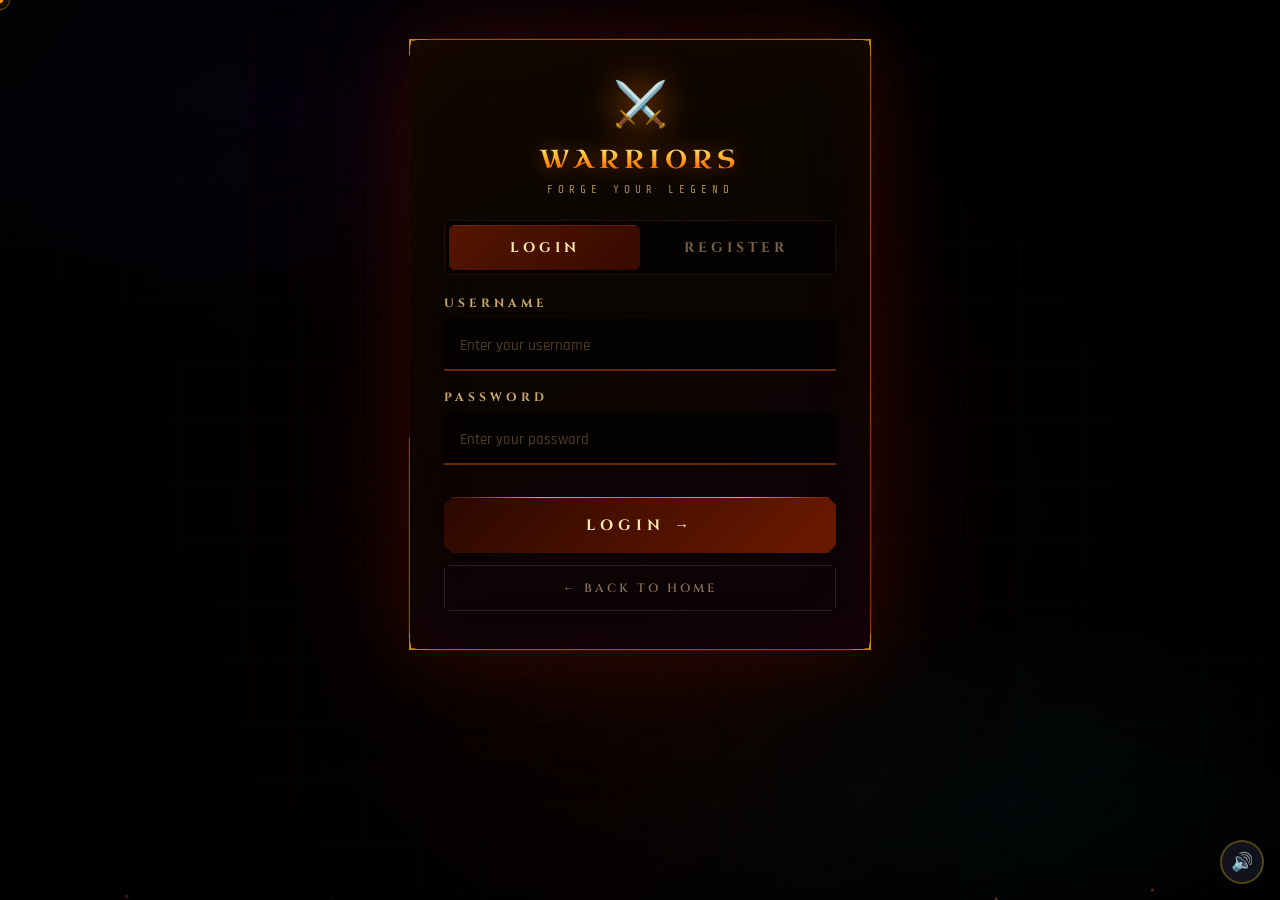
<file: pages/shop.html>
<!DOCTYPE html>
<html lang="en">
<head>
<meta charset="UTF-8">
<meta name="viewport" content="width=device-width, initial-scale=1.0">
<title>Puzzle Warriors — Forge Shop</title>
<link rel="preconnect" href="https://fonts.googleapis.com">
<link href="https://fonts.googleapis.com/css2?family=Uncial+Antiqua&family=Rajdhani:wght@300;500;600;700&family=Share+Tech+Mono&display=swap" rel="stylesheet">
<link rel="stylesheet" href="../shared/styles.css">
<style>
*{margin:0;padding:0;box-sizing:border-box;}
html,body{width:100%;min-height:100%;background:#000;font-family:'Rajdhani',sans-serif;cursor:none;overflow-x:hidden;}
.cursor{position:fixed;width:20px;height:20px;pointer-events:none;z-index:9999;transform:translate(-50%,-50%);transition:left .05s,top .05s;}
.cursor-inner{width:6px;height:6px;background:#ff9a00;border-radius:50%;position:absolute;top:50%;left:50%;transform:translate(-50%,-50%);box-shadow:0 0 10px #ff9a00,0 0 20px #ff6600;}
.cursor-outer{width:20px;height:20px;border:1px solid rgba(255,154,0,.5);border-radius:50%;position:absolute;top:0;left:0;animation:cp 2s ease infinite;}
@keyframes cp{0%,100%{transform:scale(1);opacity:.5}50%{transform:scale(1.4);opacity:.2}}
.cursor.cl .cursor-inner{transform:translate(-50%,-50%) scale(2.2);background:#fff;}
#bg-canvas{position:fixed;inset:0;z-index:0;pointer-events:none;}
#ember-canvas{position:fixed;inset:0;z-index:1;pointer-events:none;}
.vignette{position:fixed;inset:0;z-index:2;pointer-events:none;background:radial-gradient(ellipse 85% 85% at 50% 50%,transparent 20%,rgba(0,0,0,.82) 100%);}
.scan{position:fixed;inset:0;z-index:2;pointer-events:none;background:repeating-linear-gradient(0deg,transparent,transparent 2px,rgba(0,0,0,.07) 2px,rgba(0,0,0,.07) 3px);}
.page{position:relative;z-index:10;min-height:100vh;display:flex;flex-direction:column;align-items:center;padding:32px 20px 48px;}
.page-header{text-align:center;margin-bottom:28px;opacity:0;transform:translateY(-20px);animation:hIn .8s cubic-bezier(.16,1,.3,1) .1s forwards;}
@keyframes hIn{to{opacity:1;transform:translateY(0)}}
.page-rune{font-family:'Share Tech Mono',monospace;font-size:10px;letter-spacing:6px;color:rgba(255,150,0,.3);margin-bottom:10px;}
.page-title{font-family:'Uncial Antiqua',serif;font-size:clamp(28px,5vw,52px);letter-spacing:6px;background:linear-gradient(180deg,#fff8e0 0%,#ffcc44 25%,#ff8800 55%,#cc4400 100%);-webkit-background-clip:text;-webkit-text-fill-color:transparent;background-clip:text;filter:drop-shadow(0 0 25px rgba(255,120,0,.6));animation:titleGlow 4s ease-in-out infinite;}
@keyframes titleGlow{0%,100%{filter:drop-shadow(0 0 25px rgba(255,120,0,.6))}50%{filter:drop-shadow(0 0 45px rgba(255,200,0,.8))}}
.title-rule{height:2px;width:0%;margin:12px auto 0;background:linear-gradient(90deg,transparent,#ff8800,#ffcc00,#ff8800,transparent);box-shadow:0 0 12px #ff6600;animation:ruleX .8s ease .6s forwards;}
@keyframes ruleX{to{width:80%;}}
.coin-vault{display:flex;align-items:center;gap:18px;background:linear-gradient(135deg,rgba(80,30,0,.5),rgba(40,10,0,.7));border:1px solid rgba(255,150,0,.3);padding:16px 32px;margin-bottom:24px;position:relative;overflow:hidden;clip-path:polygon(10px 0%,calc(100% - 10px) 0%,100% 10px,100% calc(100% - 10px),calc(100% - 10px) 100%,10px 100%,0% calc(100% - 10px),0% 10px);opacity:0;animation:fadeUp .6s ease .5s forwards;box-shadow:0 0 40px rgba(180,80,0,.2),inset 0 1px 0 rgba(255,200,80,.1);}
.coin-vault::before{content:'';position:absolute;top:0;left:0;right:0;height:1px;background:linear-gradient(90deg,transparent,#ffcc00,transparent);animation:vaultLine 3s ease infinite;}
@keyframes vaultLine{0%{opacity:.3}50%{opacity:1}100%{opacity:.3}}
.coin-vault::after{content:'';position:absolute;top:0;left:-100%;width:50%;height:100%;background:linear-gradient(90deg,transparent,rgba(255,200,0,.08),transparent);animation:vaultShim 4s ease infinite 2s;}
@keyframes vaultShim{0%{left:-100%}50%,100%{left:150%}}
@keyframes fadeUp{from{opacity:0;transform:translateY(10px)}to{opacity:1;transform:translateY(0)}}
.vault-icon{font-size:40px;filter:drop-shadow(0 0 12px rgba(255,180,0,.8));animation:coinSpin 4s ease-in-out infinite;}
@keyframes coinSpin{0%,100%{transform:rotateY(0)}50%{transform:rotateY(180deg)}}
.vault-amount{font-family:'Rajdhani',sans-serif;font-weight:700;font-size:38px;color:#ffdd88;line-height:1;text-shadow:0 0 20px rgba(255,180,0,.5);}
.vault-label{font-family:'Share Tech Mono',monospace;font-size:9px;letter-spacing:4px;color:rgba(255,200,100,.35);margin-top:3px;}
.inv-bar{display:flex;gap:10px;flex-wrap:wrap;justify-content:center;margin-bottom:28px;opacity:0;animation:fadeUp .5s ease .65s forwards;}
.inv-chip{display:flex;align-items:center;gap:8px;background:rgba(0,0,0,.5);border:1px solid rgba(255,255,255,.1);padding:7px 16px;font-family:'Share Tech Mono',monospace;font-size:10px;color:rgba(255,255,255,.35);letter-spacing:2px;clip-path:polygon(5px 0%,calc(100% - 5px) 0%,100% 5px,100% calc(100% - 5px),calc(100% - 5px) 100%,5px 100%,0% calc(100% - 5px),0% 5px);transition:all .2s;}
.inv-chip.has-items{border-color:rgba(255,150,0,.35);color:rgba(255,200,100,.6);}
.inv-count{font-family:'Rajdhani',sans-serif;font-weight:700;font-size:16px;color:#ff9a00;text-shadow:0 0 8px rgba(255,120,0,.6);}
.shop-grid{display:grid;grid-template-columns:repeat(auto-fit,minmax(200px,1fr));gap:16px;width:100%;max-width:880px;margin-bottom:28px;}
.shop-card{position:relative;background:linear-gradient(160deg,#120900 0%,#0a0500 50%,#0d0208 100%);border:1px solid rgba(255,100,0,.2);padding:28px 20px 22px;text-align:center;overflow:hidden;clip-path:polygon(10px 0%,calc(100% - 10px) 0%,100% 10px,100% calc(100% - 10px),calc(100% - 10px) 100%,10px 100%,0% calc(100% - 10px),0% 10px);transition:transform .2s,box-shadow .2s;opacity:0;transform:translateY(20px) scale(.95);}
.shop-card:nth-child(1){animation:cardIn .5s ease .7s forwards;}
.shop-card:nth-child(2){animation:cardIn .5s ease .82s forwards;}
.shop-card:nth-child(3){animation:cardIn .5s ease .94s forwards;}
.shop-card:nth-child(4){animation:cardIn .5s ease 1.06s forwards;}
@keyframes cardIn{to{opacity:1;transform:translateY(0) scale(1)}}
.shop-card:hover{transform:translateY(-6px) scale(1.02);box-shadow:0 0 40px rgba(180,60,0,.3),0 20px 40px rgba(0,0,0,.5);}
.shop-card:hover .card-top-line{opacity:1;}
.card-top-line{position:absolute;top:0;left:0;right:0;height:2px;opacity:.5;transition:opacity .2s;}
.card-shield-line{background:linear-gradient(90deg,transparent,#4488ff,transparent);}
.card-rage-line{background:linear-gradient(90deg,transparent,#ff4400,transparent);}
.card-heal-line{background:linear-gradient(90deg,transparent,#00ff88,transparent);}
.card-freeze-line{background:linear-gradient(90deg,transparent,#44ccff,transparent);}
.shop-card::before,.shop-card::after{content:'';position:absolute;width:12px;height:12px;border-color:rgba(255,150,50,.3);border-style:solid;}
.shop-card::before{top:4px;left:4px;border-width:1px 0 0 1px;}
.shop-card::after{bottom:4px;right:4px;border-width:0 1px 1px 0;}
.shop-card:hover::before,.shop-card:hover::after{border-color:rgba(255,180,80,.6);}
.item-icon{font-size:52px;display:block;margin-bottom:14px;transition:filter .2s;animation:iconFloat 3s ease-in-out infinite;}
.shop-card:nth-child(1) .item-icon{animation-delay:0s;}
.shop-card:nth-child(2) .item-icon{animation-delay:.75s;}
.shop-card:nth-child(3) .item-icon{animation-delay:1.5s;}
.shop-card:nth-child(4) .item-icon{animation-delay:2.25s;}
@keyframes iconFloat{0%,100%{transform:translateY(0)}50%{transform:translateY(-6px)}}
.shop-card:hover .item-icon{filter:drop-shadow(0 0 20px rgba(255,150,0,.8));}
.item-name{font-family:'Uncial Antiqua',serif;font-size:14px;letter-spacing:2px;color:#ffcc88;margin-bottom:8px;}
.item-desc{font-family:'Rajdhani',sans-serif;font-size:13px;font-weight:500;color:rgba(255,200,150,.45);line-height:1.6;margin-bottom:12px;min-height:42px;}
.item-owned{font-family:'Share Tech Mono',monospace;font-size:9px;letter-spacing:3px;color:rgba(255,200,100,.3);margin-bottom:14px;}
.owned-count{color:#ff9a00;font-size:12px;}
.buy-btn{display:flex;align-items:center;justify-content:center;gap:8px;width:100%;height:44px;cursor:pointer;font-family:'Rajdhani',sans-serif;font-weight:700;font-size:13px;letter-spacing:4px;text-transform:uppercase;position:relative;overflow:hidden;transition:transform .12s,filter .15s;background:linear-gradient(135deg,rgba(100,35,0,.8),rgba(60,15,0,.9));border:1px solid rgba(200,80,0,.4);color:#ffcc88;clip-path:polygon(5px 0%,calc(100% - 5px) 0%,100% 5px,100% calc(100% - 5px),calc(100% - 5px) 100%,5px 100%,0% calc(100% - 5px),0% 5px);}
.buy-btn:hover{transform:scale(1.03);filter:brightness(1.25);border-color:rgba(255,150,50,.7);box-shadow:0 0 20px rgba(200,80,0,.4);}
.buy-btn:active{transform:scale(.96);}
.buy-btn:disabled{opacity:.28;cursor:not-allowed;filter:grayscale(.5);}
.buy-btn:disabled:hover{transform:none;filter:grayscale(.5);box-shadow:none;}
.buy-btn::after{content:'';position:absolute;top:0;left:-100%;width:50%;height:100%;background:linear-gradient(90deg,transparent,rgba(255,180,50,.2),transparent);animation:btnSwp 3s ease infinite 3s;}
@keyframes btnSwp{0%{left:-100%}50%,100%{left:150%}}
@keyframes buyFlash{0%{box-shadow:none}30%{box-shadow:0 0 60px rgba(255,200,0,.6) inset,0 0 80px rgba(255,100,0,.4)}100%{box-shadow:none}}
.buy-success{animation:buyFlash .5s ease!important;}
.shop-footer{width:100%;max-width:880px;text-align:center;font-family:'Share Tech Mono',monospace;font-size:9px;color:rgba(255,200,100,.2);letter-spacing:4px;padding:16px 0;margin-bottom:16px;border-top:1px solid rgba(255,100,0,.12);opacity:0;animation:fadeUp .5s ease 1.1s forwards;}
.action-row{display:flex;gap:12px;flex-wrap:wrap;justify-content:center;opacity:0;animation:fadeUp .5s ease 1.2s forwards;}
.forge-btn{position:relative;height:54px;min-width:160px;border:none;cursor:pointer;font-family:'Rajdhani',sans-serif;font-weight:700;font-size:13px;letter-spacing:5px;text-transform:uppercase;overflow:hidden;transition:transform .12s,filter .15s;clip-path:polygon(8px 0%,calc(100% - 8px) 0%,100% 8px,100% calc(100% - 8px),calc(100% - 8px) 100%,8px 100%,0% calc(100% - 8px),0% 8px);display:flex;align-items:center;justify-content:center;padding:0 24px;}
.forge-btn:hover{transform:scale(1.04);filter:brightness(1.18);}
.forge-btn:active{transform:scale(.96);}
.forge-btn.primary{background:linear-gradient(135deg,#2a0800,#6a1800,#2a0800);background-size:200%;color:#ffcc88;box-shadow:0 0 0 1px rgba(200,60,0,.5),0 0 30px rgba(180,40,0,.3);}
.forge-btn.ghost{background:rgba(255,255,255,.03);color:rgba(255,255,255,.35);border:1px solid rgba(255,255,255,.1);}
.forge-btn.ghost:hover{color:rgba(255,220,150,.7);border-color:rgba(255,200,100,.25);}
.burst{position:fixed;pointer-events:none;z-index:999;}
.burst-particle{position:absolute;border-radius:50%;animation:burstOut .6s ease-out forwards;}
@keyframes burstOut{to{transform:translate(var(--tx),var(--ty)) scale(0);opacity:0;}}
#toast{position:fixed;top:20px;left:50%;transform:translateX(-50%);z-index:9999;background:rgba(10,3,0,.95);border:1px solid rgba(255,100,0,.4);padding:10px 24px;font-family:'Share Tech Mono',monospace;font-size:11px;letter-spacing:3px;color:#ffcc88;opacity:0;transition:opacity .3s;pointer-events:none;clip-path:polygon(6px 0%,calc(100% - 6px) 0%,100% 6px,100% calc(100% - 6px),calc(100% - 6px) 100%,6px 100%,0% calc(100% - 6px),0% 6px);}
#toast.show{opacity:1;}
</style>
</head>
<body>
<div class="cursor" id="cursor"><div class="cursor-outer"></div><div class="cursor-inner"></div></div>
<canvas id="bg-canvas"></canvas>
<canvas id="ember-canvas"></canvas>
<div class="vignette"></div>
<div class="scan"></div>
<div id="toast"></div>
<div class="page">
  <div class="page-header">
    <div class="page-rune">⚔ ᚠᚩᚱᚷᛖ ᛋᚻᚩᛈ ⚔</div>
    <div class="page-title">🏪 THE FORGE</div>
    <div class="title-rule"></div>
  </div>
  <div class="coin-vault">
    <span class="vault-icon">🪙</span>
    <div class="vault-info">
      <div class="vault-amount" id="coin-display">0</div>
      <div class="vault-label">COINS IN YOUR VAULT</div>
    </div>
  </div>
  <div class="inv-bar">
    <div class="inv-chip" id="chip-shield">🛡 SHIELD &nbsp;<span class="inv-count" id="inv-shield">0</span></div>
    <div class="inv-chip" id="chip-rage">🔥 FURY &nbsp;<span class="inv-count" id="inv-rage">0</span></div>
    <div class="inv-chip" id="chip-heal">💚 HEAL &nbsp;<span class="inv-count" id="inv-heal">0</span></div>
    <div class="inv-chip" id="chip-freeze">❄️ FREEZE &nbsp;<span class="inv-count" id="inv-freeze">0</span></div>
  </div>
  <div class="shop-grid">
    <div class="shop-card" id="card-shield">
      <div class="card-top-line card-shield-line"></div>
      <span class="item-icon">🛡</span>
      <div class="item-name">Iron Shield</div>
      <div class="item-desc">Blocks the next hit completely — even timeout damage</div>
      <div class="item-owned">In vault: <span class="owned-count" id="owned-shield">0</span></div>
      <button class="buy-btn" id="buy-shield">BUY &nbsp; 🪙 30</button>
    </div>
    <div class="shop-card" id="card-rage">
      <div class="card-top-line card-rage-line"></div>
      <span class="item-icon">🔥</span>
      <div class="item-name">Fury Boost</div>
      <div class="item-desc">Your next correct attack deals 3× damage instead of normal</div>
      <div class="item-owned">In vault: <span class="owned-count" id="owned-rage">0</span></div>
      <button class="buy-btn" id="buy-rage">BUY &nbsp; 🪙 40</button>
    </div>
    <div class="shop-card" id="card-heal">
      <div class="card-top-line card-heal-line"></div>
      <span class="item-icon">💚</span>
      <div class="item-name">Healing Potion</div>
      <div class="item-desc">Instantly restores 8 HP during battle — use anytime</div>
      <div class="item-owned">In vault: <span class="owned-count" id="owned-heal">0</span></div>
      <button class="buy-btn" id="buy-heal">BUY &nbsp; 🪙 25</button>
    </div>
    <div class="shop-card" id="card-freeze">
      <div class="card-top-line card-freeze-line"></div>
      <span class="item-icon">❄️</span>
      <div class="item-name">Ice Blast</div>
      <div class="item-desc">Freezes the enemy — skip their counter-attack on a wrong answer</div>
      <div class="item-owned">In vault: <span class="owned-count" id="owned-freeze">0</span></div>
      <button class="buy-btn" id="buy-freeze">BUY &nbsp; 🪙 35</button>
    </div>
  </div>
  <div class="shop-footer">✦ POWER-UPS CARRY INTO YOUR NEXT BATTLE ✦</div>
  <div class="action-row">
    <button class="forge-btn primary" id="go-battle-btn">⚔ &nbsp; GO TO BATTLE</button>
    <button class="forge-btn ghost" onclick="window.location.href='difficulty.html'">← &nbsp; BACK</button>
  </div>
</div>
<script src="../shared/eventbus.js"></script>
<script src="../shared/state.js"></script>
<script src="../shared/api.js"></script>
<script src="../shared/sfx.js"></script>
<script src="../shared/navigation.js"></script>
<script src="../shared/auth.js"></script>
<script src="../shared/ui.js"></script>
<script src="../shared/main.js"></script>
<script>
if(!State.isLoggedIn()) window.location.href='auth.html';

/* ── CURSOR ── */
var cur=document.getElementById('cursor');
document.addEventListener('mousemove',function(e){cur.style.left=e.clientX+'px';cur.style.top=e.clientY+'px';});
document.addEventListener('mousedown',function(){cur.classList.add('cl');});
document.addEventListener('mouseup',function(){cur.classList.remove('cl');});
// ── Battle BGM + Mute Button sync ─────────────────────────────────
var _bgm = new Audio('../shared/battle.mp3');
_bgm.loop   = true;
_bgm.volume = 0.35;
_bgm.play().catch(function(e){ console.warn('[BGM] play blocked:', e); });
window.addEventListener('beforeunload', function(){ _bgm.pause(); });

EventBus.on('sfx:toggled', function(d) {
  _bgm.muted = !d.enabled;
});

setTimeout(function() {
  var btn = document.getElementById('mute-btn');
  if (btn) { var orig = btn.onclick; btn.onclick = function(e){ if(orig) orig.call(this,e); }; }
}, 500);



/* ── PRICES ── */
var PRICES={shield:30,rage:40,heal:25,freeze:35};

function readCoins(){var n=parseInt(localStorage.getItem('pw_coins'),10);return isNaN(n)?0:n;}
function writeCoins(n){localStorage.setItem('pw_coins',String(Math.max(0,n)));}
function readInv(){try{var o=JSON.parse(localStorage.getItem('pw_inventory'));if(o&&typeof o==='object')return o;}catch(e){}return{shield:0,rage:0,heal:0,freeze:0};}
function writeInv(inv){localStorage.setItem('pw_inventory',JSON.stringify(inv));}

function doBurst(btn){var rect=btn.getBoundingClientRect();var bx=rect.left+rect.width/2,by=rect.top+rect.height/2;var colors=['#ffcc00','#ff8800','#ff4400','#ffee88','#ffffff'];for(var i=0;i<18;i++){var p=document.createElement('div');p.className='burst-particle';var angle=Math.random()*Math.PI*2;var dist=40+Math.random()*60;var tx=Math.cos(angle)*dist,ty=Math.sin(angle)*dist;var sz=Math.random()*5+2;p.style.cssText='width:'+sz+'px;height:'+sz+'px;background:'+colors[Math.floor(Math.random()*colors.length)]+';top:'+by+'px;left:'+bx+'px;--tx:'+tx+'px;--ty:'+ty+'px;box-shadow:0 0 6px currentColor;';document.body.appendChild(p);setTimeout(function(el){document.body.removeChild(el);},600,p);}}

function showToast(msg){var t=document.getElementById('toast');t.textContent=msg;t.classList.add('show');setTimeout(function(){t.classList.remove('show');},2200);}

function refreshUI(){var coins=readCoins(),inv=readInv();document.getElementById('coin-display').textContent=coins;['shield','rage','heal','freeze'].forEach(function(type){var owned=inv[type]||0;document.getElementById('inv-'+type).textContent=owned;document.getElementById('owned-'+type).textContent=owned;var chip=document.getElementById('chip-'+type);chip.classList.toggle('has-items',owned>0);var btn=document.getElementById('buy-'+type);btn.disabled=coins<PRICES[type];});}

function buyItem(type){var price=PRICES[type];var coins=readCoins();if(coins<price){showToast('✗ NOT ENOUGH COINS — NEED '+price);return;}writeCoins(coins-price);var inv=readInv();inv[type]=(inv[type]||0)+1;writeInv(inv);var card=document.getElementById('card-'+type);card.classList.add('buy-success');setTimeout(function(){card.classList.remove('buy-success');},500);doBurst(document.getElementById('buy-'+type));var names={shield:'Iron Shield',rage:'Fury Boost',heal:'Healing Potion',freeze:'Ice Blast'};showToast('✦ '+names[type].toUpperCase()+' ACQUIRED!');EventBus.emit('sfx:play',{name:'coin'});refreshUI();}

//Buy buttons
document.getElementById('buy-shield').addEventListener('click',function(){buyItem('shield');});
document.getElementById('buy-rage').addEventListener('click',function(){buyItem('rage');});
document.getElementById('buy-heal').addEventListener('click',function(){buyItem('heal');});
document.getElementById('buy-freeze').addEventListener('click',function(){buyItem('freeze');});
document.getElementById('go-battle-btn').addEventListener('click',function(){window.location.href='battle.html';});

(function(){var C=document.getElementById('bg-canvas'),ctx=C.getContext('2d'),W,H,pts=[],t=0;function resize(){W=C.width=innerWidth;H=C.height=innerHeight;}addEventListener('resize',resize);resize();for(var i=0;i<130;i++)pts.push({x:Math.random()*W,y:H+Math.random()*150,r:Math.random()*2.5+.4,vx:(Math.random()-.5)*.4,vy:-(Math.random()*1.2+.3),life:Math.random(),max:Math.random()*.6+.3,hue:Math.random()*25+5});function draw(){ctx.clearRect(0,0,W,H);t++;var bg=ctx.createRadialGradient(W/2,H*.8,0,W/2,H*.4,H*.9);bg.addColorStop(0,'rgba(70,18,0,.28)');bg.addColorStop(1,'rgba(0,0,0,0)');ctx.fillStyle=bg;ctx.fillRect(0,0,W,H);pts.forEach(function(p){p.life+=.011;if(p.life>p.max){p.y=H+20;p.x=Math.random()*W;p.life=0;p.max=Math.random()*.6+.3;}var pg=p.life/p.max,a=pg<.2?pg/.2:pg>.7?(1-pg)/.3:1;a*=.72;ctx.beginPath();ctx.arc(p.x,p.y,p.r*(1-pg*.5),0,Math.PI*2);ctx.fillStyle='hsla('+(p.hue+pg*15)+','+(85-pg*25)+'%,'+(65-pg*35)+'%,'+a+')';ctx.fill();p.x+=p.vx+Math.sin(t*.02+p.y*.01)*.3;p.y+=p.vy;});requestAnimationFrame(draw);}draw();})();

(function(){var C=document.getElementById('ember-canvas'),ctx=C.getContext('2d'),W,H,em=[];function resize(){W=C.width=innerWidth;H=C.height=innerHeight;}addEventListener('resize',resize);resize();for(var i=0;i<50;i++)em.push({x:Math.random()*W,y:H+Math.random()*H,vx:(Math.random()-.5)*.7,vy:-(Math.random()*1.3+.4),r:Math.random()*2+.4,a:Math.random()*.4+.1,c:Math.random()>.5?'255,120,30':'255,200,60'});var mx=-1,my=-1;document.addEventListener('mousemove',function(e){mx=e.clientX;my=e.clientY;});function draw(){ctx.clearRect(0,0,W,H);em.forEach(function(e){e.a-=.003;if(e.a<=0){e.x=Math.random()*W;e.y=H+10;e.a=.5+Math.random()*.4;}if(mx>=0){var dx=e.x-mx,dy=e.y-my,d=Math.sqrt(dx*dx+dy*dy);if(d<110){e.vx+=dx/d*.06;e.vy+=dy/d*.02;}}e.x+=e.vx;e.y+=e.vy;e.vx*=.985;ctx.beginPath();ctx.arc(e.x,e.y,e.r,0,Math.PI*2);ctx.fillStyle='rgba('+e.c+','+e.a+')';ctx.fill();if(e.r>1.2&&e.a>.25){ctx.beginPath();ctx.moveTo(e.x-e.r*3,e.y);ctx.lineTo(e.x+e.r*3,e.y);ctx.moveTo(e.x,e.y-e.r*3);ctx.lineTo(e.x,e.y+e.r*3);ctx.strokeStyle='rgba('+e.c+','+e.a*.4+')';ctx.lineWidth=.5;ctx.stroke();}});requestAnimationFrame(draw);}draw();})();

refreshUI();
</script>
</body>
</html>
</file>
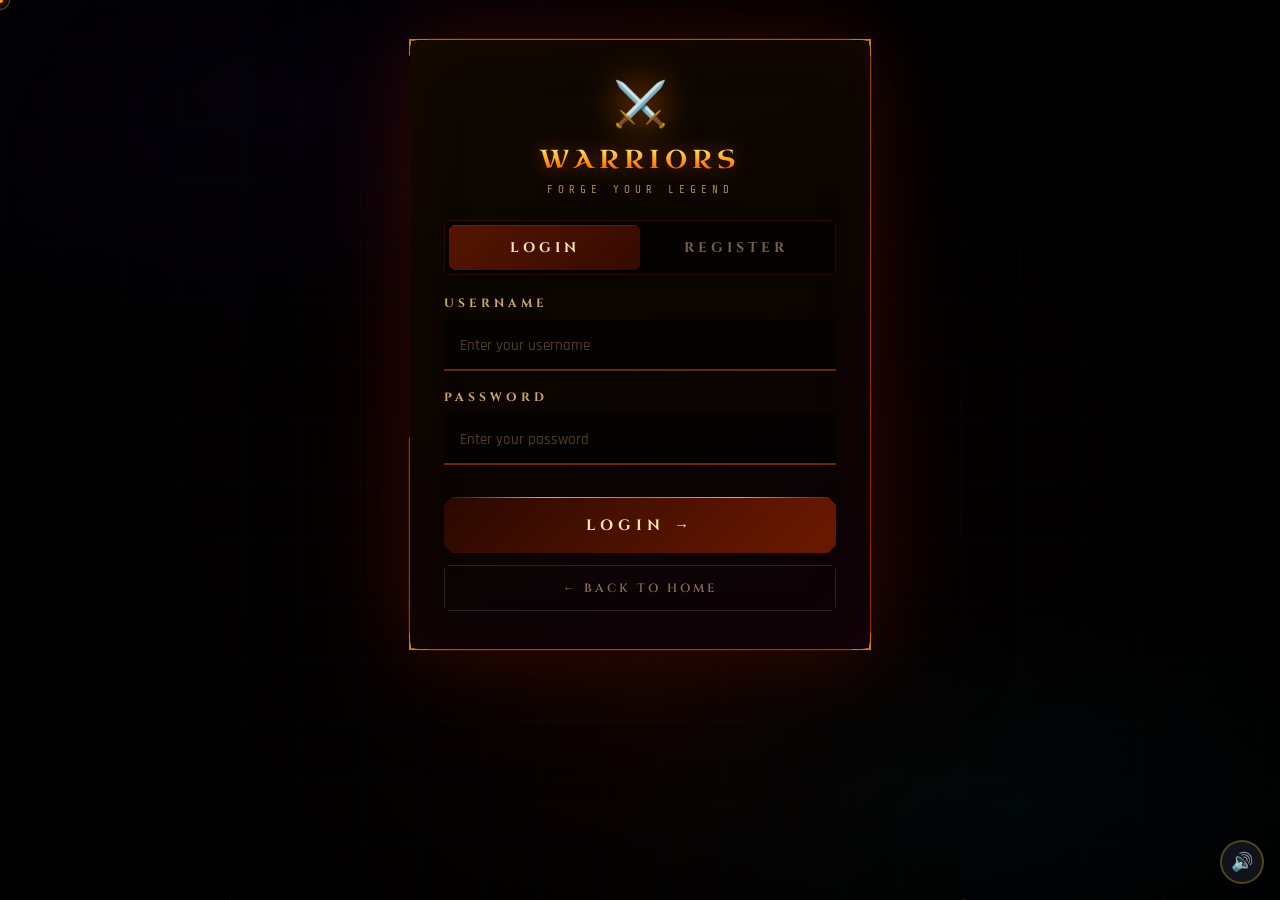
<file: pages/warrior-select.html>
<!DOCTYPE html>
<html lang="en">
<head>
<meta charset="UTF-8">
<meta name="viewport" content="width=device-width, initial-scale=1.0">
<title>Puzzle Warriors — Choose Your Warrior</title>
<link rel="preconnect" href="https://fonts.googleapis.com">
<link href="https://fonts.googleapis.com/css2?family=Uncial+Antiqua&family=Rajdhani:wght@300;500;600;700&family=Share+Tech+Mono&family=Cinzel:wght@600;700&display=swap" rel="stylesheet">
<link rel="stylesheet" href="../shared/styles.css">
<style>
*{margin:0;padding:0;box-sizing:border-box;}
html,body{width:100%;min-height:100%;background:#000;font-family:'Rajdhani',sans-serif;cursor:none;overflow-x:hidden;}
.cursor{position:fixed;width:20px;height:20px;pointer-events:none;z-index:9999;transform:translate(-50%,-50%);}
.cursor-inner{width:6px;height:6px;background:#ff9a00;border-radius:50%;position:absolute;top:50%;left:50%;transform:translate(-50%,-50%);box-shadow:0 0 10px #ff9a00,0 0 20px #ff6600;}
.cursor-outer{width:20px;height:20px;border:1px solid rgba(255,154,0,.5);border-radius:50%;position:absolute;top:0;left:0;animation:cp 2s ease infinite;}
@keyframes cp{0%,100%{transform:scale(1);opacity:.5}50%{transform:scale(1.4);opacity:.2}}
.cursor.cl .cursor-inner{transform:translate(-50%,-50%) scale(2);background:#fff;}
#bg-canvas{position:fixed;inset:0;z-index:0;pointer-events:none;}
#ember-canvas{position:fixed;inset:0;z-index:1;pointer-events:none;}
.vignette{position:fixed;inset:0;z-index:2;pointer-events:none;background:radial-gradient(ellipse 85% 85% at 50% 50%,transparent 20%,rgba(0,0,0,.85) 100%);}
.scan{position:fixed;inset:0;z-index:2;pointer-events:none;background:repeating-linear-gradient(0deg,transparent,transparent 2px,rgba(0,0,0,.07) 2px,rgba(0,0,0,.07) 3px);}
.page{position:relative;z-index:10;min-height:100vh;display:flex;flex-direction:column;align-items:center;padding:28px 20px 48px;}

/* HEADER */
.page-header{text-align:center;margin-bottom:28px;opacity:0;transform:translateY(-20px);animation:hIn .8s cubic-bezier(.16,1,.3,1) .1s forwards;}
@keyframes hIn{to{opacity:1;transform:translateY(0)}}
.page-rune{font-family:'Share Tech Mono',monospace;font-size:11px;letter-spacing:6px;color:rgba(255,210,120,.65);margin-bottom:8px;}
.page-title{font-family:'Uncial Antiqua',serif;font-size:clamp(22px,4vw,44px);letter-spacing:5px;background:linear-gradient(180deg,#fff8e0 0%,#ffcc44 25%,#ff8800 60%,#cc4400 100%);-webkit-background-clip:text;-webkit-text-fill-color:transparent;background-clip:text;filter:drop-shadow(0 0 22px rgba(255,120,0,.6));}
.page-sub{font-family:'Share Tech Mono',monospace;font-size:11px;letter-spacing:5px;color:rgba(255,220,150,.72);margin-top:6px;}
.page-rule{height:2px;width:0%;margin:10px auto 0;background:linear-gradient(90deg,transparent,#ff8800,#ffcc00,#ff8800,transparent);box-shadow:0 0 10px #ff6600;animation:ruleX .7s ease .6s forwards;}
@keyframes ruleX{to{width:60%;}}

/* GRID */
.warrior-grid{display:grid;grid-template-columns:repeat(5,1fr);gap:14px;width:100%;max-width:900px;margin-bottom:24px;}
@media(max-width:760px){.warrior-grid{grid-template-columns:repeat(3,1fr);}}
@media(max-width:480px){.warrior-grid{grid-template-columns:repeat(2,1fr);}}

/* CARD */
.warrior-card{position:relative;background:linear-gradient(165deg,#130a00 0%,#0a0500 50%,#0e0310 100%);border:1px solid rgba(255,100,0,.2);padding:20px 14px 16px;text-align:center;overflow:hidden;clip-path:polygon(10px 0%,calc(100% - 10px) 0%,100% 10px,100% calc(100% - 10px),calc(100% - 10px) 100%,10px 100%,0% calc(100% - 10px),0% 10px);cursor:pointer;transition:transform .2s,box-shadow .2s,border-color .2s;opacity:0;transform:translateY(24px) scale(.92);}
.warrior-card:nth-child(1){animation:cardIn .5s ease .5s forwards;}
.warrior-card:nth-child(2){animation:cardIn .5s ease .62s forwards;}
.warrior-card:nth-child(3){animation:cardIn .5s ease .74s forwards;}
.warrior-card:nth-child(4){animation:cardIn .5s ease .86s forwards;}
.warrior-card:nth-child(5){animation:cardIn .5s ease .98s forwards;}
@keyframes cardIn{to{opacity:1;transform:translateY(0) scale(1)}}
.warrior-card.mage .card-accent{background:linear-gradient(90deg,transparent,#aa44ff,transparent);}
.warrior-card.knight .card-accent{background:linear-gradient(90deg,transparent,#4488ff,transparent);}
.warrior-card.archer .card-accent{background:linear-gradient(90deg,transparent,#44ff88,transparent);}
.warrior-card.ninja .card-accent{background:linear-gradient(90deg,transparent,#aaaaaa,transparent);}
.warrior-card.berserker .card-accent{background:linear-gradient(90deg,transparent,#ff4400,transparent);}
.card-accent{position:absolute;top:0;left:0;right:0;height:2px;opacity:.6;transition:opacity .2s;}
.warrior-card::before,.warrior-card::after{content:'';position:absolute;width:10px;height:10px;border-color:rgba(255,150,50,.3);border-style:solid;transition:all .2s;}
.warrior-card::before{top:4px;left:4px;border-width:1px 0 0 1px;}
.warrior-card::after{bottom:4px;right:4px;border-width:0 1px 1px 0;}
.warrior-card:hover{transform:translateY(-6px) scale(1.03);border-color:rgba(255,150,0,.5);box-shadow:0 0 35px rgba(180,60,0,.3),0 20px 40px rgba(0,0,0,.5);}
.warrior-card:hover .card-accent{opacity:1;}
.warrior-card:hover::before,.warrior-card:hover::after{border-color:rgba(255,180,80,.55);width:16px;height:16px;}
.warrior-card:hover .warrior-emoji{transform:scale(1.15) translateY(-4px);}
.warrior-card.selected{border-color:rgba(255,200,0,.75);box-shadow:0 0 40px rgba(200,100,0,.4),0 0 80px rgba(150,50,0,.2),inset 0 0 30px rgba(100,30,0,.2);}
.warrior-card.selected .card-accent{opacity:1;animation:accentPulse 2s ease infinite;}
@keyframes accentPulse{0%,100%{opacity:.7}50%{opacity:1;box-shadow:0 0 15px rgba(255,180,0,.6)}}
.warrior-card.selected::before,.warrior-card.selected::after{border-color:rgba(255,200,80,.75);width:16px;height:16px;}
.warrior-card.selected .warrior-emoji{animation:selectedBob 2s ease-in-out infinite;}
@keyframes selectedBob{0%,100%{transform:scale(1.1) translateY(0)}50%{transform:scale(1.15) translateY(-6px)}}
.selected-badge{position:absolute;top:8px;right:8px;width:20px;height:20px;border-radius:50%;background:linear-gradient(135deg,#ff8800,#ffcc00);display:flex;align-items:center;justify-content:center;font-size:10px;color:#000;font-weight:700;opacity:0;transform:scale(0);transition:all .3s cubic-bezier(.34,1.56,.64,1);box-shadow:0 0 10px rgba(255,180,0,.6);z-index:2;}
.warrior-card.selected .selected-badge{opacity:1;transform:scale(1);}
.warrior-emoji{font-size:46px;display:block;margin-bottom:10px;transition:transform .25s;filter:drop-shadow(0 0 8px rgba(255,100,0,.4));animation:iconFloat 3s ease-in-out infinite;}
.warrior-card:nth-child(1) .warrior-emoji{animation-delay:0s;}
.warrior-card:nth-child(2) .warrior-emoji{animation-delay:.6s;}
.warrior-card:nth-child(3) .warrior-emoji{animation-delay:1.2s;}
.warrior-card:nth-child(4) .warrior-emoji{animation-delay:1.8s;}
.warrior-card:nth-child(5) .warrior-emoji{animation-delay:2.4s;}
@keyframes iconFloat{0%,100%{transform:translateY(0)}50%{transform:translateY(-5px)}}
.warrior-name{font-family:'Uncial Antiqua',serif;font-size:16px;letter-spacing:2px;color:#ffe8aa;text-shadow:0 0 10px rgba(255,150,0,.35);margin-bottom:3px;}
.warrior-class{font-family:'Share Tech Mono',monospace;font-size:10px;letter-spacing:3px;color:rgba(255,220,150,.75);margin-bottom:12px;}
.stat-row{display:flex;align-items:center;gap:6px;margin-bottom:5px;}
.stat-lbl{font-family:'Share Tech Mono',monospace;font-size:9px;letter-spacing:2px;color:rgba(255,210,130,.82);width:28px;flex-shrink:0;}
.stat-track{flex:1;height:4px;background:rgba(255,255,255,.08);border-radius:2px;overflow:hidden;}
.stat-fill{height:100%;border-radius:2px;width:0%;transition:width 1s cubic-bezier(.4,0,.2,1);}
.warrior-card.mage .stat-fill{background:linear-gradient(90deg,#6600aa,#aa44ff,#cc88ff);}
.warrior-card.knight .stat-fill{background:linear-gradient(90deg,#002288,#4488ff,#88bbff);}
.warrior-card.archer .stat-fill{background:linear-gradient(90deg,#006622,#44ff88,#88ffbb);}
.warrior-card.ninja .stat-fill{background:linear-gradient(90deg,#444,#aaa,#ddd);}
.warrior-card.berserker .stat-fill{background:linear-gradient(90deg,#880000,#ff4400,#ff8800);}
.warrior-ability{font-family:'Rajdhani',sans-serif;font-size:13px;font-weight:600;color:#d0c8b8;line-height:1.5;margin-top:10px;border-top:1px solid rgba(255,100,0,.15);padding-top:8px;transition:color .2s;}
.warrior-card:hover .warrior-ability,.warrior-card.selected .warrior-ability{color:#ffffff;}

/* CONFIRM ROW */
.confirm-row{width:100%;max-width:900px;display:flex;flex-direction:column;align-items:center;gap:12px;opacity:0;animation:fadeUp .5s ease 1.1s forwards;}
@keyframes fadeUp{from{opacity:0;transform:translateY(8px)}to{opacity:1;transform:translateY(0)}}
.warrior-preview{height:52px;display:flex;align-items:center;justify-content:center;width:100%;max-width:600px;background:rgba(0,0,0,.5);border:1px solid rgba(255,100,0,.2);font-family:'Rajdhani',sans-serif;font-size:14px;font-weight:600;color:rgba(255,220,150,.7);letter-spacing:2px;clip-path:polygon(6px 0%,calc(100% - 6px) 0%,100% 6px,100% calc(100% - 6px),calc(100% - 6px) 100%,6px 100%,0% calc(100% - 6px),0% 6px);transition:all .3s;}
.warrior-preview.has-selection{border-color:rgba(255,150,0,.45);color:#ffe8c0;background:rgba(80,25,0,.28);box-shadow:0 0 20px rgba(150,60,0,.2);}
.warrior-preview .preview-emoji{font-size:20px;}
.warrior-preview .preview-name{font-family:'Uncial Antiqua',serif;color:#ffe8aa;letter-spacing:3px;font-size:17px;}
.warrior-preview .preview-ability{color:rgba(255,220,160,.88);font-size:13px;font-weight:600;margin-left:6px;}
.action-row{display:flex;gap:12px;flex-wrap:wrap;justify-content:center;}
.forge-btn{position:relative;height:54px;min-width:160px;border:none;cursor:pointer;font-family:'Rajdhani',sans-serif;font-weight:700;font-size:13px;letter-spacing:5px;text-transform:uppercase;overflow:hidden;transition:transform .12s,filter .15s,opacity .2s;clip-path:polygon(8px 0%,calc(100% - 8px) 0%,100% 8px,100% calc(100% - 8px),calc(100% - 8px) 100%,8px 100%,0% calc(100% - 8px),0% 8px);display:flex;align-items:center;justify-content:center;padding:0 22px;}
.forge-btn:hover:not(:disabled){transform:scale(1.04);filter:brightness(1.2);}
.forge-btn:active:not(:disabled){transform:scale(.96);}
.forge-btn::before,.forge-btn::after{content:'';position:absolute;width:8px;height:8px;border-color:rgba(255,255,255,.35);border-style:solid;transition:width .2s,height .2s;}
.forge-btn::before{top:3px;left:3px;border-width:1.5px 0 0 1.5px;}
.forge-btn::after{bottom:3px;right:3px;border-width:0 1.5px 1.5px 0;}
.forge-btn:hover:not(:disabled)::before,.forge-btn:hover:not(:disabled)::after{width:14px;height:14px;}
.forge-btn.primary{background:linear-gradient(135deg,#2a0800,#6a1800,#2a0800);background-size:200%;color:#ffe8aa;box-shadow:0 0 0 1px rgba(200,60,0,.5),0 0 30px rgba(180,40,0,.3);}
.forge-btn.primary:not(:disabled){animation:bgPulse 4s ease infinite;}
@keyframes bgPulse{0%,100%{background-position:0%}50%{background-position:100%}}
.forge-btn.primary:hover:not(:disabled){box-shadow:0 0 0 1px rgba(255,150,0,.8),0 0 50px rgba(255,80,0,.45);}
.forge-btn.primary:disabled{opacity:.3;cursor:not-allowed;}
.forge-btn.primary .sweep{position:absolute;top:0;left:-100%;width:50%;height:100%;background:linear-gradient(90deg,transparent,rgba(255,180,50,.2),transparent);animation:btnSwp 3s ease infinite 4s;}
@keyframes btnSwp{0%{left:-100%}50%,100%{left:150%}}
.forge-btn.ghost{background:rgba(255,255,255,.04);color:rgba(255,220,160,.65);box-shadow:0 0 0 1px rgba(255,200,100,.2);}
.forge-btn.ghost:hover{color:#ffffff;box-shadow:0 0 0 1px rgba(255,200,100,.45);}
.burst-particle{position:fixed;border-radius:50%;pointer-events:none;z-index:999;animation:bOut .6s ease-out forwards;}
@keyframes bOut{to{transform:translate(var(--tx),var(--ty)) scale(0);opacity:0;}}
#toast{position:fixed;top:20px;left:50%;transform:translateX(-50%);z-index:9999;background:rgba(10,3,0,.95);border:1px solid rgba(255,100,0,.4);padding:10px 24px;font-family:'Share Tech Mono',monospace;font-size:11px;letter-spacing:3px;color:#ffcc88;opacity:0;transition:opacity .3s;pointer-events:none;clip-path:polygon(6px 0%,calc(100% - 6px) 0%,100% 6px,100% calc(100% - 6px),calc(100% - 6px) 100%,6px 100%,0% calc(100% - 6px),0% 6px);}
#toast.show{opacity:1;}
</style>
</head>
<body>
<div class="cursor" id="cursor"><div class="cursor-outer"></div><div class="cursor-inner"></div></div>
<canvas id="bg-canvas"></canvas><canvas id="ember-canvas"></canvas>
<div class="vignette"></div><div class="scan"></div><div id="toast"></div>

<div class="page">
  <div class="page-header">
    <div class="page-rune">⚔ ᚲᚺᚩᚩᛋᛖ ᚤᚩᚢᚱ ᚹᚨᚱᚱᛁᚩᚱ ⚔</div>
    <div class="page-title">Choose Your Warrior</div>
    <div class="page-sub">EACH WARRIOR HAS A UNIQUE SPECIAL ABILITY</div>
    <div class="page-rule"></div>
  </div>
   
  <div class="warrior-grid">
    <div class="warrior-card mage" id="wcard-mage" onclick="selectWarrior('mage')">
      <div class="card-accent"></div><div class="selected-badge">✦</div>
      <span class="warrior-emoji">🧙</span>
      <div class="warrior-name">Mage</div><div class="warrior-class">SPELLCASTER</div>
      <div class="stat-row"><span class="stat-lbl">ATK</span><div class="stat-track"><div class="stat-fill" data-w="90"></div></div></div>
      <div class="stat-row"><span class="stat-lbl">DEF</span><div class="stat-track"><div class="stat-fill" data-w="40"></div></div></div>
      <div class="stat-row"><span class="stat-lbl">SPD</span><div class="stat-track"><div class="stat-fill" data-w="70"></div></div></div>
      <div class="warrior-ability">✨ Arcane Surge: 3+ combo = 3× damage</div>
    </div>
    <div class="warrior-card knight" id="wcard-knight" onclick="selectWarrior('knight')">
      <div class="card-accent"></div><div class="selected-badge">✦</div>
      <span class="warrior-emoji">🛡️</span>
      <div class="warrior-name">Knight</div><div class="warrior-class">TANK</div>
      <div class="stat-row"><span class="stat-lbl">ATK</span><div class="stat-track"><div class="stat-fill" data-w="60"></div></div></div>
      <div class="stat-row"><span class="stat-lbl">DEF</span><div class="stat-track"><div class="stat-fill" data-w="95"></div></div></div>
      <div class="stat-row"><span class="stat-lbl">SPD</span><div class="stat-track"><div class="stat-fill" data-w="45"></div></div></div>
      <div class="warrior-ability">🛡 Iron Will: starts with 35 HP</div>
    </div>
    <div class="warrior-card archer" id="wcard-archer" onclick="selectWarrior('archer')">
      <div class="card-accent"></div><div class="selected-badge">✦</div>
      <span class="warrior-emoji">🏹</span>
      <div class="warrior-name">Archer</div><div class="warrior-class">RANGER</div>
      <div class="stat-row"><span class="stat-lbl">ATK</span><div class="stat-track"><div class="stat-fill" data-w="75"></div></div></div>
      <div class="stat-row"><span class="stat-lbl">DEF</span><div class="stat-track"><div class="stat-fill" data-w="55"></div></div></div>
      <div class="stat-row"><span class="stat-lbl">SPD</span><div class="stat-track"><div class="stat-fill" data-w="95"></div></div></div>
      <div class="warrior-ability">⚡ Swift Shot: +5s on every correct answer</div>
    </div>
    <div class="warrior-card ninja" id="wcard-ninja" onclick="selectWarrior('ninja')">
      <div class="card-accent"></div><div class="selected-badge">✦</div>
      <span class="warrior-emoji">🥷</span>
      <div class="warrior-name">Ninja</div><div class="warrior-class">ASSASSIN</div>
      <div class="stat-row"><span class="stat-lbl">ATK</span><div class="stat-track"><div class="stat-fill" data-w="80"></div></div></div>
      <div class="stat-row"><span class="stat-lbl">DEF</span><div class="stat-track"><div class="stat-fill" data-w="35"></div></div></div>
      <div class="stat-row"><span class="stat-lbl">SPD</span><div class="stat-track"><div class="stat-fill" data-w="90"></div></div></div>
      <div class="warrior-ability">🌑 Shadow Dodge: 30% chance to evade</div>
    </div>
    <div class="warrior-card berserker" id="wcard-berserker" onclick="selectWarrior('berserker')">
      <div class="card-accent"></div><div class="selected-badge">✦</div>
      <span class="warrior-emoji">🪓</span>
      <div class="warrior-name">Berserker</div><div class="warrior-class">RAGE FIGHTER</div>
      <div class="stat-row"><span class="stat-lbl">ATK</span><div class="stat-track"><div class="stat-fill" data-w="100"></div></div></div>
      <div class="stat-row"><span class="stat-lbl">DEF</span><div class="stat-track"><div class="stat-fill" data-w="25"></div></div></div>
      <div class="stat-row"><span class="stat-lbl">SPD</span><div class="stat-track"><div class="stat-fill" data-w="60"></div></div></div>
      <div class="warrior-ability">🔥 Blood Rage: 2× damage when HP ≤ 10</div>
    </div>
  </div>

  <div class="confirm-row">
    <div class="warrior-preview" id="warrior-preview">← SELECT A WARRIOR TO CONTINUE</div>
    <div class="action-row">
      <button class="forge-btn primary" id="btn-confirm" onclick="confirmWarrior()" disabled>
        <div class="sweep"></div><span style="position:relative;z-index:1">SELECT &amp; CONTINUE →</span>
      </button>
      <button class="forge-btn ghost" onclick="window.location.href='menu.html'">← BACK</button>
    </div>
  </div>
</div>

<script src="../shared/eventbus.js"></script>
<script src="../shared/state.js"></script>
<script src="../shared/api.js"></script>
<script src="../shared/sfx.js"></script>
<script src="../shared/navigation.js"></script>
<script src="../shared/auth.js"></script>
<script src="../shared/ui.js"></script>
<script src="../shared/main.js"></script>
<script>
if(!State.isLoggedIn()) window.location.href='auth.html';
var cur=document.getElementById('cursor');
document.addEventListener('mousemove',function(e){cur.style.left=e.clientX+'px';cur.style.top=e.clientY+'px';});
document.addEventListener('mousedown',function(){cur.classList.add('cl');});
document.addEventListener('mouseup',function(){cur.classList.remove('cl');});
setTimeout(function(){document.querySelectorAll('.stat-fill').forEach(function(el){el.style.width=el.getAttribute('data-w')+'%';});},600);

// ── Battle BGM ──────────────────────────────────────────────────────
var _bgm = new Audio('../shared/battle.mp3');
_bgm.loop   = true;
_bgm.volume = 0.35;
_bgm.play().catch(function(){});
window.addEventListener('beforeunload', function(){ _bgm.pause(); });

// Sync mute by intercepting the sfx:toggle event BEFORE SFX handles it,
// so we always mirror whatever state SFX is about to switch to.
EventBus.on('sfx:toggle', function(){
  // SFX.sfxEnabled is private; derive next state from current bgAudio muted state
  _bgm.muted = !_bgm.muted;
});

var WARRIORS={
  mage:{emoji:'🧙',name:'Mage',ability:'✨ Arcane Surge: 3+ combo = 3× damage'},
  knight:{emoji:'🛡️',name:'Knight',ability:'🛡 Iron Will: starts with 35 HP'},
  archer:{emoji:'🏹',name:'Archer',ability:'⚡ Swift Shot: +5s on every correct answer'},
  ninja:{emoji:'🥷',name:'Ninja',ability:'🌑 Shadow Dodge: 30% chance to evade'},
  berserker:{emoji:'🪓',name:'Berserker',ability:'🔥 Blood Rage: 2× damage when HP ≤ 10'},
};
function doBurst(card){
  var rect=card.getBoundingClientRect(),cx=rect.left+rect.width/2,cy=rect.top+rect.height/2;
  var colors=['#ffcc00','#ff8800','#ff4400','#ffee88','#ff6600'];
  for(var i=0;i<14;i++){
    var p=document.createElement('div');p.className='burst-particle';
    var angle=Math.random()*Math.PI*2,dist=30+Math.random()*55,sz=Math.random()*5+2;
    p.style.cssText='width:'+sz+'px;height:'+sz+'px;background:'+colors[Math.floor(Math.random()*colors.length)]+';top:'+cy+'px;left:'+cx+'px;--tx:'+(Math.cos(angle)*dist)+'px;--ty:'+(Math.sin(angle)*dist)+'px;box-shadow:0 0 6px currentColor;';
    document.body.appendChild(p);
    setTimeout(function(el){document.body.removeChild(el);},600,p);
  }
}
function selectWarrior(id){
  document.querySelectorAll('.warrior-card').forEach(function(c){c.classList.remove('selected');});
  var card=document.getElementById('wcard-'+id);card.classList.add('selected');doBurst(card);
  State.setSelectedWarrior(id);
  var w=WARRIORS[id],prev=document.getElementById('warrior-preview');
  prev.innerHTML='<span class="preview-emoji">'+w.emoji+'</span>&nbsp;&nbsp;<span class="preview-name">'+w.name.toUpperCase()+'</span><span class="preview-ability"> — '+w.ability+'</span>';
  prev.classList.add('has-selection');
  document.getElementById('btn-confirm').disabled=false;
  EventBus.emit('sfx:play',{name:'click'});EventBus.emit('sfx:play',{name:'powerUp'});
}
function confirmWarrior(){
  if(!State.getSelectedWarrior())return;
  EventBus.emit('sfx:play',{name:'click'});
  _bgm.pause();
  window.location.href='difficulty.html';
}
(function(){var C=document.getElementById('bg-canvas'),ctx=C.getContext('2d'),W,H,pts=[],t=0;function resize(){W=C.width=innerWidth;H=C.height=innerHeight;}addEventListener('resize',resize);resize();for(var i=0;i<130;i++)pts.push({x:Math.random()*W,y:H+Math.random()*150,r:Math.random()*2.5+.4,vx:(Math.random()-.5)*.4,vy:-(Math.random()*1.2+.3),life:Math.random(),max:Math.random()*.65+.3,hue:Math.random()*25+5});function draw(){ctx.clearRect(0,0,W,H);t++;var bg=ctx.createRadialGradient(W/2,H*.85,0,W/2,H*.4,H*.9);bg.addColorStop(0,'rgba(70,18,0,.28)');bg.addColorStop(1,'rgba(0,0,0,0)');ctx.fillStyle=bg;ctx.fillRect(0,0,W,H);pts.forEach(function(p){p.life+=.011;if(p.life>p.max){p.y=H+20;p.x=Math.random()*W;p.life=0;p.max=Math.random()*.65+.3;}var pg=p.life/p.max,a=pg<.2?pg/.2:pg>.7?(1-pg)/.3:1;a*=.72;ctx.beginPath();ctx.arc(p.x,p.y,p.r*(1-pg*.5),0,Math.PI*2);ctx.fillStyle='hsla('+(p.hue+pg*15)+','+(85-pg*25)+'%,'+(65-pg*35)+'%,'+a+')';ctx.fill();p.x+=p.vx+Math.sin(t*.02+p.y*.01)*.3;p.y+=p.vy;});requestAnimationFrame(draw);}draw();})();
(function(){var C=document.getElementById('ember-canvas'),ctx=C.getContext('2d'),W,H,em=[];function resize(){W=C.width=innerWidth;H=C.height=innerHeight;}addEventListener('resize',resize);resize();for(var i=0;i<50;i++)em.push({x:Math.random()*W,y:H+Math.random()*H,vx:(Math.random()-.5)*.7,vy:-(Math.random()*1.3+.4),r:Math.random()*2+.4,a:Math.random()*.4+.1,c:Math.random()>.5?'255,120,30':'255,200,60'});var mx=-1,my=-1;document.addEventListener('mousemove',function(e){mx=e.clientX;my=e.clientY;});function draw(){ctx.clearRect(0,0,W,H);em.forEach(function(e){e.a-=.003;if(e.a<=0){e.x=Math.random()*W;e.y=H+10;e.a=.5+Math.random()*.4;}if(mx>=0){var dx=e.x-mx,dy=e.y-my,d=Math.sqrt(dx*dx+dy*dy);if(d<110){e.vx+=dx/d*.06;e.vy+=dy/d*.02;}}e.x+=e.vx;e.y+=e.vy;e.vx*=.985;ctx.beginPath();ctx.arc(e.x,e.y,e.r,0,Math.PI*2);ctx.fillStyle='rgba('+e.c+','+e.a+')';ctx.fill();if(e.r>1.2&&e.a>.25){ctx.beginPath();ctx.moveTo(e.x-e.r*3,e.y);ctx.lineTo(e.x+e.r*3,e.y);ctx.moveTo(e.x,e.y-e.r*3);ctx.lineTo(e.x,e.y+e.r*3);ctx.strokeStyle='rgba('+e.c+','+e.a*.4+')';ctx.lineWidth=.5;ctx.stroke();}});requestAnimationFrame(draw);}draw();})();
</script>
</body>
</html>
</file>
<file: shared/styles.css>
/* ═══════════════════════════════════════════════════
   PUZZLE WARRIORS — MODERN CYBERPUNK UI
   Aesthetic: Dark neon-glass, cinematic, immersive
   Fonts: Orbitron (display) + Exo 2 (body)
═══════════════════════════════════════════════════ */
:root {
  --bg:       #050508;
  --surface:  #0c0c14;
  --card:     #10101a;
  --border:   rgba(255,255,255,0.07);
  --border2:  rgba(255,255,255,0.12);
  --neon:     #00d4ff;
  --neon2:    #7b2fff;
  --fire:     #ff4444;
  --gold:     #ffb800;
  --green:    #00ff88;
  --text:     #e8eaf6;
  --muted:    #5a5a7a;
  --muted2:   #8888aa;
  --glow-c:   rgba(0,212,255,0.15);
  --glow-p:   rgba(123,47,255,0.15);
  --glow-r:   rgba(255,68,68,0.15);
  --glow-g:   rgba(0,255,136,0.15);
}

*{margin:0;padding:0;box-sizing:border-box;}

html,body{
  height:100%;
  background:var(--bg);
  font-family:'Exo 2',sans-serif;
  color:var(--text);
  overflow-x:hidden;
}

/* ── GLOBAL BACKGROUND MESH ── */
body::before{
  content:'';
  position:fixed;inset:0;pointer-events:none;z-index:0;
  background:
    radial-gradient(ellipse 80% 50% at 20% 10%, rgba(123,47,255,.08) 0%, transparent 60%),
    radial-gradient(ellipse 60% 40% at 80% 90%, rgba(0,212,255,.06) 0%, transparent 60%),
    radial-gradient(ellipse 40% 30% at 50% 50%, rgba(255,68,68,.04) 0%, transparent 60%);
}

/* ── GRID OVERLAY ── */
body::after{
  content:'';
  position:fixed;inset:0;pointer-events:none;z-index:0;
  background-image:
    linear-gradient(rgba(0,212,255,.025) 1px, transparent 1px),
    linear-gradient(90deg, rgba(0,212,255,.025) 1px, transparent 1px);
  background-size:60px 60px;
}

/* ── ANIMATIONS ── */
@keyframes fadeUp   { from{opacity:0;transform:translateY(20px)} to{opacity:1;transform:translateY(0)} }
@keyframes fadeIn   { from{opacity:0} to{opacity:1} }
@keyframes shake    { 0%,100%{transform:translateX(0)} 20%{transform:translateX(-8px)} 60%{transform:translateX(8px)} }
@keyframes pulse    { 0%,100%{opacity:1} 50%{opacity:.4} }
@keyframes float    { 0%,100%{transform:translateY(0)} 50%{transform:translateY(-12px)} }
@keyframes spin     { to{transform:rotate(360deg)} }
@keyframes glowPulse{ 0%,100%{box-shadow:0 0 20px var(--glow-c)} 50%{box-shadow:0 0 40px rgba(0,212,255,.4)} }
@keyframes scanline { 0%{transform:translateY(-100%)} 100%{transform:translateY(100vh)} }
@keyframes attackAnim{ 0%,100%{transform:translateX(0)} 50%{transform:translateX(40px)} }
@keyframes hurtAnim { 0%,100%{filter:none} 50%{filter:brightness(4) saturate(0)} }
@keyframes timerWarn{ 0%,100%{color:var(--gold)} 50%{color:var(--fire)} }
@keyframes slideIn  { from{opacity:0;transform:translateX(-30px)} to{opacity:1;transform:translateX(0)} }
@keyframes neonFlicker{ 0%,100%{opacity:1} 92%{opacity:1} 93%{opacity:.7} 94%{opacity:1} 97%{opacity:.8} 98%{opacity:1} }

/* ── SCANLINE EFFECT ── */
.scanline-wrap{position:fixed;inset:0;pointer-events:none;z-index:999;overflow:hidden;}
.scanline-wrap::after{
  content:'';position:absolute;left:0;right:0;height:3px;
  background:linear-gradient(transparent,rgba(0,212,255,.06),transparent);
  animation:scanline 8s linear infinite;
}

/* ── SCREENS ── */
.screen{
  display:none;min-height:100vh;position:relative;z-index:1;
  animation:fadeUp .4s cubic-bezier(.16,1,.3,1);
}
.screen.active{display:flex;}

/* ══════════════════════════════════════════
   SPLASH SCREEN
══════════════════════════════════════════ */
#screen-splash{
  flex-direction:column;align-items:center;justify-content:center;
  text-align:center;gap:0;padding:20px;
}

.particles{position:fixed;inset:0;pointer-events:none;z-index:0;}
.particle{
  position:absolute;width:2px;height:2px;border-radius:50%;
  background:var(--neon);animation:pulse var(--d,3s) infinite;
}

.splash-logo-wrap{position:relative;margin-bottom:12px;}
.splash-logo{
  font-family:'Orbitron',monospace;font-weight:900;
  font-size:clamp(28px,6vw,64px);
  background:linear-gradient(135deg,#fff 0%,var(--neon) 40%,var(--neon2) 100%);
  -webkit-background-clip:text;-webkit-text-fill-color:transparent;background-clip:text;
  line-height:1.1;letter-spacing:4px;
  animation:neonFlicker 4s infinite;
  filter:drop-shadow(0 0 30px rgba(0,212,255,.4));
}
.splash-logo .fire-word{
  background:linear-gradient(135deg,var(--gold) 0%,var(--fire) 100%);
  -webkit-background-clip:text;-webkit-text-fill-color:transparent;background-clip:text;
  filter:drop-shadow(0 0 20px rgba(255,68,68,.5));
}
.splash-logo-line{
  display:block;width:100%;height:1px;
  background:linear-gradient(90deg,transparent,var(--neon),var(--neon2),transparent);
  margin:8px auto;animation:glowPulse 2s infinite;
}
.splash-tagline{
  font-family:'Orbitron',monospace;font-size:11px;font-weight:400;
  color:var(--muted2);letter-spacing:6px;text-transform:uppercase;
  margin-bottom:56px;
}
.splash-hero{
  font-size:90px;margin-bottom:52px;
  animation:float 3s ease-in-out infinite;
  filter:drop-shadow(0 0 30px rgba(123,47,255,.6));
}
.splash-btns{display:flex;flex-direction:column;gap:14px;width:300px;position:relative;z-index:2;}

/* ── GLASS CARD ── */
.glass{
  background:rgba(255,255,255,.03);
  backdrop-filter:blur(20px);
  border:1px solid var(--border2);
}

/* ══════════════════════════════════════════
   BUTTONS
══════════════════════════════════════════ */
.btn{
  position:relative;padding:14px 28px;
  font-family:'Orbitron',monospace;font-size:11px;font-weight:700;
  letter-spacing:2px;text-transform:uppercase;
  border:none;cursor:pointer;overflow:hidden;
  transition:transform .15s,filter .15s;
}
.btn::before{
  content:'';position:absolute;inset:0;
  background:rgba(255,255,255,.08);opacity:0;
  transition:opacity .2s;
}
.btn:hover::before{opacity:1;}
.btn:hover{transform:translateY(-2px);filter:brightness(1.15);}
.btn:active{transform:translateY(1px);}

.btn-primary{
  background:linear-gradient(135deg,var(--neon) 0%,var(--neon2) 100%);
  color:#fff;border-radius:4px;
  box-shadow:0 0 24px rgba(0,212,255,.3),0 4px 12px rgba(0,0,0,.4);
}
.btn-primary:hover{box-shadow:0 0 36px rgba(0,212,255,.5),0 6px 16px rgba(0,0,0,.4);}

.btn-secondary{
  background:transparent;color:var(--gold);border-radius:4px;
  border:1px solid rgba(255,184,0,.4);
  box-shadow:0 0 16px rgba(255,184,0,.15),inset 0 0 20px rgba(255,184,0,.05);
}
.btn-secondary:hover{border-color:var(--gold);box-shadow:0 0 28px rgba(255,184,0,.3);}

.btn-danger{
  background:linear-gradient(135deg,var(--fire),#c0392b);
  color:#fff;border-radius:4px;
  box-shadow:0 0 20px var(--glow-r);
}
.btn-green{
  background:linear-gradient(135deg,var(--green),#00b360);
  color:#050508;border-radius:4px;font-weight:700;
  box-shadow:0 0 20px var(--glow-g);
}
.btn-ghost{
  background:transparent;color:var(--muted2);border-radius:4px;
  border:1px solid var(--border);font-family:'Exo 2',sans-serif;
  font-size:14px;font-weight:500;letter-spacing:1px;
}
.btn-ghost:hover{color:var(--text);border-color:var(--border2);}
.btn-sm{padding:10px 18px;font-size:10px;}
.btn-outline-neon{
  background:transparent;color:var(--neon);border-radius:4px;
  border:1px solid rgba(0,212,255,.4);
  box-shadow:0 0 12px rgba(0,212,255,.1);
}
.btn-outline-neon:hover{border-color:var(--neon);box-shadow:0 0 24px rgba(0,212,255,.3);}

/* ══════════════════════════════════════════
   AUTH SCREEN
══════════════════════════════════════════ */
#screen-auth{
  flex-direction:column;align-items:center;justify-content:center;
  padding:20px;
}
.auth-panel{
  width:100%;max-width:420px;
  background:rgba(12,12,20,.8);
  border:1px solid var(--border2);
  border-radius:12px;padding:44px 40px;
  position:relative;overflow:hidden;
  box-shadow:0 0 60px rgba(123,47,255,.15),0 24px 48px rgba(0,0,0,.5);
}
.auth-panel::before{
  content:'';position:absolute;top:0;left:0;right:0;height:2px;
  background:linear-gradient(90deg,transparent,var(--neon),var(--neon2),transparent);
}
.auth-panel::after{
  content:'';position:absolute;inset:0;pointer-events:none;
  background:radial-gradient(ellipse at 50% -20%,rgba(123,47,255,.12) 0%,transparent 60%);
}
.auth-logo{
  font-family:'Orbitron',monospace;font-size:20px;font-weight:900;
  background:linear-gradient(135deg,var(--neon),var(--neon2));
  -webkit-background-clip:text;-webkit-text-fill-color:transparent;background-clip:text;
  text-align:center;margin-bottom:6px;letter-spacing:2px;
}
.auth-sub{text-align:center;color:var(--muted2);font-size:13px;margin-bottom:32px;letter-spacing:1px;}
.auth-tabs{display:flex;margin-bottom:28px;border-bottom:1px solid var(--border);}
.auth-tab{
  flex:1;padding:12px;background:none;border:none;
  font-family:'Orbitron',monospace;font-size:10px;font-weight:600;
  color:var(--muted);cursor:pointer;letter-spacing:2px;
  border-bottom:2px solid transparent;margin-bottom:-1px;
  transition:color .2s,border-color .2s;
}
.auth-tab.active{color:var(--neon);border-bottom-color:var(--neon);}
.input-group{margin-bottom:20px;}
.input-group label{
  display:block;font-size:11px;font-weight:600;
  letter-spacing:3px;color:var(--muted2);margin-bottom:8px;text-transform:uppercase;
}
.input-group input{
  width:100%;padding:13px 16px;
  background:rgba(0,0,0,.4);border:1px solid var(--border);border-radius:6px;
  color:var(--text);font-family:'Exo 2',sans-serif;font-size:15px;
  outline:none;transition:border-color .2s,box-shadow .2s;
}
.input-group input:focus{border-color:var(--neon);box-shadow:0 0 0 3px rgba(0,212,255,.1);}
.input-group input::placeholder{color:var(--muted);}
.auth-error{
  background:rgba(255,68,68,.1);border:1px solid rgba(255,68,68,.4);
  color:var(--fire);padding:10px 14px;border-radius:6px;
  font-size:13px;margin-bottom:16px;display:none;letter-spacing:.5px;
}
.auth-back{text-align:center;margin-top:20px;}

/* ══════════════════════════════════════════
   MENU SCREEN
══════════════════════════════════════════ */
#screen-menu{
  flex-direction:column;align-items:center;justify-content:center;
  padding:40px 20px;gap:36px;
}
.menu-header{text-align:center;}
.menu-welcome{
  font-family:'Orbitron',monospace;font-size:10px;font-weight:400;
  color:var(--muted2);letter-spacing:4px;margin-bottom:10px;
}
.menu-username{
  font-family:'Orbitron',monospace;font-size:clamp(22px,4vw,38px);font-weight:900;
  background:linear-gradient(135deg,#fff 0%,var(--gold) 100%);
  -webkit-background-clip:text;-webkit-text-fill-color:transparent;background-clip:text;
  letter-spacing:2px;filter:drop-shadow(0 0 20px rgba(255,184,0,.3));
}
.stats-row{display:flex;gap:20px;flex-wrap:wrap;justify-content:center;}
.stat-card{
  background:rgba(12,12,20,.8);border:1px solid var(--border2);
  border-radius:12px;padding:24px 36px;text-align:center;
  position:relative;overflow:hidden;min-width:140px;
  box-shadow:0 8px 32px rgba(0,0,0,.3);
}
.stat-card.wins::before{
  content:'';position:absolute;bottom:0;left:0;right:0;height:2px;
  background:linear-gradient(90deg,transparent,var(--green),transparent);
}
.stat-card.losses::before{
  content:'';position:absolute;bottom:0;left:0;right:0;height:2px;
  background:linear-gradient(90deg,transparent,var(--fire),transparent);
}
.stat-num{
  font-family:'Orbitron',monospace;font-size:42px;font-weight:900;
  display:block;margin-bottom:8px;line-height:1;
}
.stat-card.wins .stat-num{color:var(--green);filter:drop-shadow(0 0 12px rgba(0,255,136,.4));}
.stat-card.losses .stat-num{color:var(--fire);filter:drop-shadow(0 0 12px rgba(255,68,68,.4));}
.stat-label{font-family:'Orbitron',monospace;font-size:9px;font-weight:600;color:var(--muted2);letter-spacing:3px;}
.menu-btns{display:flex;flex-direction:column;gap:14px;width:300px;}
.menu-divider{width:100%;height:1px;background:var(--border);margin:4px 0;}

/* ══════════════════════════════════════════
   WARRIOR SELECT
══════════════════════════════════════════ */
#screen-warrior{
  flex-direction:column;align-items:center;justify-content:flex-start;
  padding:40px 20px 30px;gap:24px;
  background:radial-gradient(ellipse 80% 60% at 50% 0%,rgba(123,47,255,.1) 0%,transparent 60%);
}
.screen-title{
  font-family:'Orbitron',monospace;font-size:clamp(14px,3vw,22px);font-weight:900;
  background:linear-gradient(135deg,#fff,var(--neon));
  -webkit-background-clip:text;-webkit-text-fill-color:transparent;background-clip:text;
  letter-spacing:3px;text-align:center;
}
.screen-sub{font-size:14px;color:var(--muted2);letter-spacing:1px;text-align:center;margin-top:-16px;}
.warrior-cards{display:flex;gap:14px;flex-wrap:wrap;justify-content:center;max-width:920px;}
.warrior-card{
  background:rgba(10,10,18,.9);border:1px solid var(--border);border-radius:12px;
  padding:22px 16px;text-align:center;cursor:pointer;
  transition:border-color .25s,transform .25s,box-shadow .25s;
  width:160px;position:relative;overflow:hidden;
}
.warrior-card::before{
  content:'';position:absolute;inset:0;border-radius:12px;opacity:0;transition:opacity .25s;
  background:radial-gradient(ellipse at 50% 100%,var(--wc,rgba(0,212,255,.2)) 0%,transparent 70%);
}
.warrior-card:hover{transform:translateY(-8px);}
.warrior-card:hover::before{opacity:1;}
.warrior-card.selected{transform:translateY(-8px) scale(1.03);}
.warrior-card.selected::before{opacity:1;}
.warrior-card.mage     {--wc:rgba(72,149,239,.25);}
.warrior-card.knight   {--wc:rgba(255,184,0,.25);}
.warrior-card.archer   {--wc:rgba(0,255,136,.25);}
.warrior-card.ninja    {--wc:rgba(199,125,255,.25);}
.warrior-card.berserker{--wc:rgba(255,68,68,.25);}
.warrior-card.mage:hover,     .warrior-card.mage.selected     {border-color:#4895ef;box-shadow:0 0 28px rgba(72,149,239,.35),0 12px 32px rgba(0,0,0,.4);}
.warrior-card.knight:hover,   .warrior-card.knight.selected   {border-color:var(--gold);box-shadow:0 0 28px rgba(255,184,0,.35),0 12px 32px rgba(0,0,0,.4);}
.warrior-card.archer:hover,   .warrior-card.archer.selected   {border-color:var(--green);box-shadow:0 0 28px rgba(0,255,136,.35),0 12px 32px rgba(0,0,0,.4);}
.warrior-card.ninja:hover,    .warrior-card.ninja.selected    {border-color:#c77dff;box-shadow:0 0 28px rgba(199,125,255,.35),0 12px 32px rgba(0,0,0,.4);}
.warrior-card.berserker:hover,.warrior-card.berserker.selected{border-color:var(--fire);box-shadow:0 0 28px rgba(255,68,68,.35),0 12px 32px rgba(0,0,0,.4);}
.warrior-selected-badge{position:absolute;top:10px;right:10px;font-size:13px;opacity:0;transition:opacity .2s;}
.warrior-card.selected .warrior-selected-badge{opacity:1;}
.warrior-emoji{font-size:50px;display:block;margin-bottom:12px;transition:transform .25s;filter:drop-shadow(0 0 12px var(--wc,rgba(0,212,255,.3)));}
.warrior-card:hover .warrior-emoji{transform:scale(1.18);}
.warrior-name{font-family:'Orbitron',monospace;font-size:10px;font-weight:700;margin-bottom:4px;letter-spacing:2px;}
.warrior-card.mage      .warrior-name{color:#4895ef;}
.warrior-card.knight    .warrior-name{color:var(--gold);}
.warrior-card.archer    .warrior-name{color:var(--green);}
.warrior-card.ninja     .warrior-name{color:#c77dff;}
.warrior-card.berserker .warrior-name{color:var(--fire);}
.warrior-class{font-size:11px;color:var(--muted);letter-spacing:2px;text-transform:uppercase;margin-bottom:14px;font-weight:600;}
.warrior-stats{display:flex;flex-direction:column;gap:5px;margin-bottom:12px;}
.warrior-stat-row{display:flex;align-items:center;gap:6px;}
.warrior-stat-label{font-family:'Orbitron',monospace;font-size:9px;font-weight:700;color:var(--muted);width:28px;text-align:left;letter-spacing:1px;}
.warrior-stat-bar-bg{flex:1;height:4px;background:rgba(255,255,255,.06);border-radius:2px;overflow:hidden;}
.warrior-stat-bar-fill{height:100%;border-radius:2px;background:linear-gradient(90deg,rgba(255,255,255,.4),var(--neon));transition:width .5s cubic-bezier(.16,1,.3,1);}
.warrior-card.knight    .warrior-stat-bar-fill{background:linear-gradient(90deg,rgba(255,255,255,.3),var(--gold));}
.warrior-card.archer    .warrior-stat-bar-fill{background:linear-gradient(90deg,rgba(255,255,255,.3),var(--green));}
.warrior-card.ninja     .warrior-stat-bar-fill{background:linear-gradient(90deg,rgba(255,255,255,.3),#c77dff);}
.warrior-card.berserker .warrior-stat-bar-fill{background:linear-gradient(90deg,rgba(255,255,255,.3),var(--fire));}
.warrior-ability{font-size:10px;color:var(--muted2);background:rgba(0,0,0,.4);border:1px solid var(--border);border-radius:6px;padding:7px 8px;line-height:1.5;text-align:left;}
.warrior-confirm-row{display:flex;flex-direction:column;align-items:center;gap:12px;width:100%;max-width:400px;}
.warrior-chosen-preview{font-family:'Orbitron',monospace;font-size:10px;color:var(--muted2);text-align:center;min-height:20px;letter-spacing:1px;}
.warrior-chosen-preview span{color:var(--gold);}

/* ══════════════════════════════════════════
   DIFFICULTY SCREEN
══════════════════════════════════════════ */
#screen-difficulty{
  flex-direction:column;align-items:center;justify-content:center;
  padding:40px 20px;gap:36px;
}
.diff-cards{display:flex;gap:20px;flex-wrap:wrap;justify-content:center;}
.diff-card{
  background:rgba(10,10,18,.9);border:1px solid var(--border);
  border-radius:14px;padding:32px 26px;text-align:center;cursor:pointer;
  width:200px;transition:border-color .25s,transform .25s,box-shadow .25s;
  position:relative;overflow:hidden;
}
.diff-card::before{content:'';position:absolute;inset:0;border-radius:14px;opacity:0;transition:opacity .25s;}
.diff-card:hover{transform:translateY(-6px);}
.diff-card:hover::before{opacity:1;}
.diff-card.easy::before   {background:radial-gradient(ellipse at 50% 100%,rgba(0,255,136,.15) 0%,transparent 70%);}
.diff-card.normal::before {background:radial-gradient(ellipse at 50% 100%,rgba(255,184,0,.15) 0%,transparent 70%);}
.diff-card.hard::before   {background:radial-gradient(ellipse at 50% 100%,rgba(255,68,68,.15) 0%,transparent 70%);}
.diff-card.easy:hover   {border-color:var(--green);box-shadow:0 0 30px rgba(0,255,136,.25),0 12px 32px rgba(0,0,0,.4);}
.diff-card.normal:hover {border-color:var(--gold); box-shadow:0 0 30px rgba(255,184,0,.25),0 12px 32px rgba(0,0,0,.4);}
.diff-card.hard:hover   {border-color:var(--fire); box-shadow:0 0 30px rgba(255,68,68,.25), 0 12px 32px rgba(0,0,0,.4);}
.diff-icon{font-size:44px;margin-bottom:14px;display:block;}
.diff-name{font-family:'Orbitron',monospace;font-size:13px;font-weight:700;margin-bottom:10px;letter-spacing:2px;}
.diff-card.easy   .diff-name{color:var(--green);}
.diff-card.normal .diff-name{color:var(--gold);}
.diff-card.hard   .diff-name{color:var(--fire);}
.diff-desc{font-size:13px;color:var(--muted2);line-height:1.6;letter-spacing:.5px;}

/* ══════════════════════════════════════════
   BATTLE SCREEN — FIXED VIEWPORT (NO SCROLL)
══════════════════════════════════════════ */
#screen-battle{
  flex-direction:column;
  height:100vh;          /* fixed to viewport */
  max-height:100vh;
  overflow:hidden;       /* no scroll ever */
  background:var(--bg);
}

/* Top bar: HP + names */
.battle-top{
  display:flex;justify-content:space-between;align-items:center;
  padding:10px 20px;
  background:rgba(8,8,14,.95);
  border-bottom:1px solid var(--border);
  position:relative;
  flex-shrink:0;         /* never shrink */
}
.battle-top::after{
  content:'';position:absolute;bottom:-1px;left:0;right:0;height:1px;
  background:linear-gradient(90deg,transparent,var(--neon),var(--neon2),transparent);
  opacity:.5;
}

.combatant{display:flex;flex-direction:column;gap:5px;width:240px;}
.combatant-name{
  font-family:'Orbitron',monospace;font-size:13px;font-weight:700;
  color:#ffffff;letter-spacing:2px;
}
.combatant-name span{font-size:13px;color:#fff;}

.hp-bar-wrap{
  background:rgba(0,0,0,.5);height:14px;
  border:1px solid var(--border);border-radius:4px;
  overflow:hidden;position:relative;
}
.hp-bar{height:100%;transition:width .4s ease;position:relative;}
.hp-bar::after{
  content:'';position:absolute;inset:0;
  background:linear-gradient(180deg,rgba(255,255,255,.2) 0%,transparent 100%);
}
.hp-bar.player-bar{
  background:linear-gradient(90deg,var(--green),#00c068);
  box-shadow:0 0 12px rgba(0,255,136,.4);
}
.hp-bar.enemy-bar{
  background:linear-gradient(90deg,var(--fire),#c0392b);
  box-shadow:0 0 12px rgba(255,68,68,.4);
}
.hp-text{
  font-family:'Orbitron',monospace;font-size:12px;font-weight:700;
  color:#ffffff;
}
.hp-text .current{color:#fff;font-weight:700;}

.battle-vs{
  font-family:'Orbitron',monospace;font-size:16px;font-weight:900;
  background:linear-gradient(135deg,var(--neon),var(--neon2));
  -webkit-background-clip:text;-webkit-text-fill-color:transparent;background-clip:text;
  filter:drop-shadow(0 0 12px rgba(0,212,255,.5));
  flex-shrink:0;
}

/* Arena — flex:1 so it fills remaining space */
.battle-arena{
  flex:1;
  display:flex;align-items:center;justify-content:space-around;
  padding:10px 20px;position:relative;
  min-height:0;          /* allow shrinking */
  background:
    radial-gradient(ellipse 50% 60% at 20% 100%,rgba(255,68,68,.06) 0%,transparent 60%),
    radial-gradient(ellipse 50% 60% at 80% 100%,rgba(0,212,255,.06) 0%,transparent 60%),
    #050508;
}
.battle-ground{
  position:absolute;bottom:0;left:0;right:0;height:1px;
  background:linear-gradient(90deg,transparent,rgba(0,212,255,.3),rgba(123,47,255,.3),transparent);
}

.fighter{display:flex;flex-direction:column;align-items:center;gap:6px;z-index:1;}
.fighter-sprite{
  font-size:64px;transition:transform .2s;
  filter:drop-shadow(0 0 20px rgba(255,255,255,.15));
}
.fighter-sprite.attacking{animation:attackAnim .3s ease;}
.fighter-sprite.hurt      {animation:hurtAnim .3s ease;}
.enemy-sprite{transform:scaleX(-1);}
.fighter-label{font-family:'Orbitron',monospace;font-size:9px;font-weight:600;color:var(--muted);letter-spacing:2px;}

.battle-log-float{
  position:absolute;top:12px;left:50%;transform:translateX(-50%);
  background:rgba(5,5,8,.9);border:1px solid var(--border2);
  border-radius:8px;padding:7px 18px;
  font-family:'Orbitron',monospace;font-size:9px;font-weight:600;
  color:var(--gold);letter-spacing:1px;min-width:200px;text-align:center;
  opacity:0;transition:opacity .3s;pointer-events:none;
  box-shadow:0 4px 24px rgba(0,0,0,.5);
}
.battle-log-float.show{opacity:1;}

/* Puzzle zone — fixed height, no flex growth */
.puzzle-zone{
  background:rgba(8,8,14,.97);
  border-top:1px solid var(--border);
  padding:10px 20px 12px;
  position:relative;
  flex-shrink:0;
}
.puzzle-zone::before{
  content:'';position:absolute;top:0;left:0;right:0;height:1px;
  background:linear-gradient(90deg,transparent,var(--neon2),var(--neon),transparent);
  opacity:.4;
}

.puzzle-header{
  display:flex;justify-content:space-between;align-items:center;
  margin-bottom:8px;
}
.action-type-badge{
  font-family:'Orbitron',monospace;font-size:9px;font-weight:700;
  padding:6px 14px;border-radius:20px;letter-spacing:2px;transition:all .2s;
}
.action-type-badge.attack{
  background:rgba(255,68,68,.15);color:var(--fire);
  border:1px solid rgba(255,68,68,.4);box-shadow:0 0 12px rgba(255,68,68,.2);
}
.action-type-badge.defend{
  background:rgba(0,212,255,.15);color:var(--neon);
  border:1px solid rgba(0,212,255,.4);box-shadow:0 0 12px rgba(0,212,255,.2);
}

.timer-display{display:flex;align-items:center;gap:10px;}
.timer-num{
  font-family:'Orbitron',monospace;font-size:20px;font-weight:900;
  color:var(--gold);min-width:36px;text-align:right;
}
.timer-num.warning{animation:timerWarn .5s infinite;}
.timer-bar-wrap{width:160px;height:6px;background:rgba(255,255,255,.06);border-radius:3px;overflow:hidden;}
.timer-bar{
  height:100%;background:linear-gradient(90deg,var(--gold),var(--fire));
  border-radius:3px;transition:width .9s linear;box-shadow:0 0 8px rgba(255,184,0,.4);
}

.puzzle-img-wrap{
  display:flex;justify-content:center;align-items:center;
  margin-bottom:6px;min-height:80px;position:relative;
}
.puzzle-img{
  max-width:100%;max-height:120px;
  border:1px solid var(--border2);border-radius:8px;
  box-shadow:0 0 24px rgba(123,47,255,.2);
  filter:drop-shadow(0 0 16px rgba(0,212,255,.2));
}
.puzzle-loading{
  font-family:'Orbitron',monospace;font-size:10px;font-weight:600;
  color:var(--neon);letter-spacing:3px;animation:pulse 1s infinite;
}
.puzzle-hint{
  text-align:center;font-family:'Orbitron',monospace;font-size:8px;
  color:var(--muted);margin-bottom:8px;letter-spacing:2px;
}
.api-error-msg{
  text-align:center;font-size:13px;color:var(--fire);
  padding:10px;border:1px solid rgba(255,68,68,.3);
  background:rgba(255,68,68,.08);border-radius:6px;margin-bottom:8px;
}

.puzzle-options{
  display:grid;grid-template-columns:repeat(5,1fr);gap:6px;margin-bottom:10px;
}
.option-btn{
  padding:11px 6px;
  background:rgba(255,255,255,.04);
  border:1px solid var(--border);border-radius:8px;
  color:var(--text);font-family:'Orbitron',monospace;font-size:15px;font-weight:700;
  cursor:pointer;transition:all .15s;text-align:center;
}
.option-btn:hover:not(:disabled){
  border-color:var(--neon);background:rgba(0,212,255,.1);
  box-shadow:0 0 16px rgba(0,212,255,.2);transform:translateY(-2px);
}
.option-btn.correct{border-color:var(--green);background:rgba(0,255,136,.12);color:var(--green);box-shadow:0 0 16px rgba(0,255,136,.3);}
.option-btn.wrong  {border-color:var(--fire);background:rgba(255,68,68,.12);color:var(--fire);}
.option-btn:disabled{cursor:default;}

/* Attack / Defend buttons — always visible */
.action-btns{display:flex;gap:12px;justify-content:center;}
.action-btn-wrap{display:flex;flex-direction:column;align-items:center;gap:4px;flex:1;max-width:200px;}
.action-btn-wrap button{
  width:100%;padding:11px;
  font-family:'Orbitron',monospace;font-size:12px;font-weight:700;
  letter-spacing:2px;border-radius:8px;cursor:pointer;border:2px solid;
  transition:all .2s;
}
.btn-attack-action{
  background:linear-gradient(135deg,rgba(255,68,68,.25),rgba(180,0,0,.15));
  border-color:rgba(255,68,68,.7)!important;color:#ff6b6b!important;
}
.btn-attack-action:hover,.btn-attack-action.active-action{
  background:linear-gradient(135deg,rgba(255,68,68,.4),rgba(180,0,0,.25))!important;
  box-shadow:0 0 20px rgba(255,68,68,.5)!important;
}
.btn-defend-action{
  background:linear-gradient(135deg,rgba(0,212,255,.15),rgba(0,150,200,.08));
  border-color:rgba(0,212,255,.6)!important;color:var(--neon)!important;
}
.btn-defend-action:hover,.btn-defend-action.active-action{
  background:linear-gradient(135deg,rgba(0,212,255,.3),rgba(0,150,200,.15))!important;
  box-shadow:0 0 20px rgba(0,212,255,.5)!important;
}
.action-hint{font-size:10px;color:var(--muted2);letter-spacing:.5px;font-family:'Orbitron',monospace;}

/* ══════════════════════════════════════════
   RESULT SCREEN
══════════════════════════════════════════ */
#screen-result{
  flex-direction:column;align-items:center;justify-content:center;
  text-align:center;padding:40px 20px;gap:28px;
}
#screen-result.win-bg {background:radial-gradient(ellipse at 50% 40%,rgba(0,255,136,.08),var(--bg));}
#screen-result.lose-bg{background:radial-gradient(ellipse at 50% 40%,rgba(255,68,68,.08), var(--bg));}
.result-icon{font-size:84px;animation:float 2s ease-in-out infinite;}
.result-title{font-family:'Orbitron',monospace;font-size:clamp(24px,5vw,44px);font-weight:900;letter-spacing:3px;}
.result-win {color:var(--green);filter:drop-shadow(0 0 24px rgba(0,255,136,.5));}
.result-lose{color:var(--fire); filter:drop-shadow(0 0 24px rgba(255,68,68,.5));}
.result-subtitle{font-family:'Orbitron',monospace;font-size:11px;font-weight:400;color:var(--muted2);letter-spacing:4px;}
.result-stats{display:flex;gap:20px;flex-wrap:wrap;justify-content:center;}
.result-stat-card{
  background:rgba(12,12,20,.8);border:1px solid var(--border2);
  border-radius:12px;padding:20px 28px;text-align:center;min-width:110px;
  box-shadow:0 8px 24px rgba(0,0,0,.3);
}
.result-stat-num{
  font-family:'Orbitron',monospace;font-size:28px;font-weight:900;
  color:var(--gold);display:block;margin-bottom:8px;
  filter:drop-shadow(0 0 10px rgba(255,184,0,.3));
}
.result-stat-label{font-family:'Orbitron',monospace;font-size:9px;font-weight:600;color:var(--muted2);letter-spacing:3px;}
.result-btns{display:flex;gap:16px;flex-wrap:wrap;justify-content:center;}

/* ══════════════════════════════════════════
   LEADERBOARD
══════════════════════════════════════════ */
#screen-leaderboard{flex-direction:column;align-items:center;padding:48px 20px;gap:28px;}
.lb-title{
  font-family:'Orbitron',monospace;font-size:clamp(14px,3vw,22px);font-weight:900;
  background:linear-gradient(135deg,var(--gold),var(--fire));
  -webkit-background-clip:text;-webkit-text-fill-color:transparent;background-clip:text;
  letter-spacing:3px;text-align:center;filter:drop-shadow(0 0 20px rgba(255,184,0,.3));
}
.lb-table-wrap{
  width:100%;max-width:560px;background:rgba(10,10,18,.9);
  border:1px solid var(--border2);border-radius:12px;
  overflow:hidden;box-shadow:0 8px 40px rgba(0,0,0,.4);
}
.lb-table{width:100%;border-collapse:collapse;}
.lb-table th{
  padding:14px 20px;font-family:'Orbitron',monospace;font-size:9px;font-weight:600;
  color:var(--muted2);text-align:left;letter-spacing:3px;
  border-bottom:1px solid var(--border);background:rgba(0,0,0,.3);
}
.lb-table td{padding:14px 20px;font-family:'Exo 2',sans-serif;font-size:15px;font-weight:600;border-bottom:1px solid var(--border);}
.lb-table tr:last-child td{border-bottom:none;}
.lb-table tr:hover td{background:rgba(255,255,255,.02);}
.lb-table tr.me td{background:rgba(255,184,0,.05);}
.lb-rank{font-family:'Orbitron',monospace;font-size:11px;font-weight:700;}
.rank-1{color:#ffd700;filter:drop-shadow(0 0 6px #ffd700);}
.rank-2{color:#c0c0c0;}
.rank-3{color:#cd7f32;}
.lb-wins{color:var(--green);font-family:'Orbitron',monospace;font-size:13px;font-weight:700;}

/* ══════════════════════════════════════════
   HOW TO PLAY
══════════════════════════════════════════ */
#screen-howto{flex-direction:column;align-items:center;padding:48px 20px;gap:28px;}
.howto-title{
  font-family:'Orbitron',monospace;font-size:clamp(14px,3vw,20px);font-weight:900;
  background:linear-gradient(135deg,#fff,var(--neon));
  -webkit-background-clip:text;-webkit-text-fill-color:transparent;background-clip:text;
  letter-spacing:3px;text-align:center;
}
.howto-grid{display:grid;grid-template-columns:repeat(auto-fit,minmax(200px,1fr));gap:16px;width:100%;max-width:760px;}
.howto-card{background:rgba(10,10,18,.9);border:1px solid var(--border);border-radius:12px;padding:22px;transition:border-color .2s,box-shadow .2s;}
.howto-card:hover{border-color:var(--border2);box-shadow:0 4px 24px rgba(0,0,0,.3);}
.howto-icon{font-size:28px;margin-bottom:12px;}
.howto-card-title{font-family:'Orbitron',monospace;font-size:9px;font-weight:700;color:var(--neon);margin-bottom:10px;letter-spacing:2px;}
.howto-card p{font-size:14px;color:var(--muted2);line-height:1.7;}

/* ══════════════════════════════════════════
   TOAST
══════════════════════════════════════════ */
.toast{
  position:fixed;bottom:70px;left:50%;
  transform:translateX(-50%) translateY(20px);
  background:rgba(8,8,14,.95);border:1px solid var(--border2);
  border-radius:8px;padding:11px 24px;
  font-family:'Orbitron',monospace;font-size:9px;font-weight:600;
  color:var(--text);letter-spacing:1px;z-index:9999;
  transition:transform .3s cubic-bezier(.16,1,.3,1),opacity .3s;
  pointer-events:none;opacity:0;
  box-shadow:0 8px 32px rgba(0,0,0,.5),0 0 20px rgba(0,212,255,.1);
}
.toast.show{transform:translateX(-50%) translateY(0);opacity:1;}

/* ══════════════════════════════════════════
   RESPONSIVE
══════════════════════════════════════════ */
@media(max-width:600px){
  .puzzle-options{grid-template-columns:repeat(5,1fr);}
  .stats-row{flex-direction:column;align-items:center;}
  .result-stats{flex-direction:column;align-items:center;}
  .diff-cards{flex-direction:column;align-items:center;}
  .warrior-cards{gap:10px;}
  .warrior-card{width:140px;padding:18px 12px;}
  .combatant{width:140px;}
  .timer-bar-wrap{width:100px;}
  .fighter-sprite{font-size:48px;}
  .battle-top{padding:8px 12px;}
}
</file>
